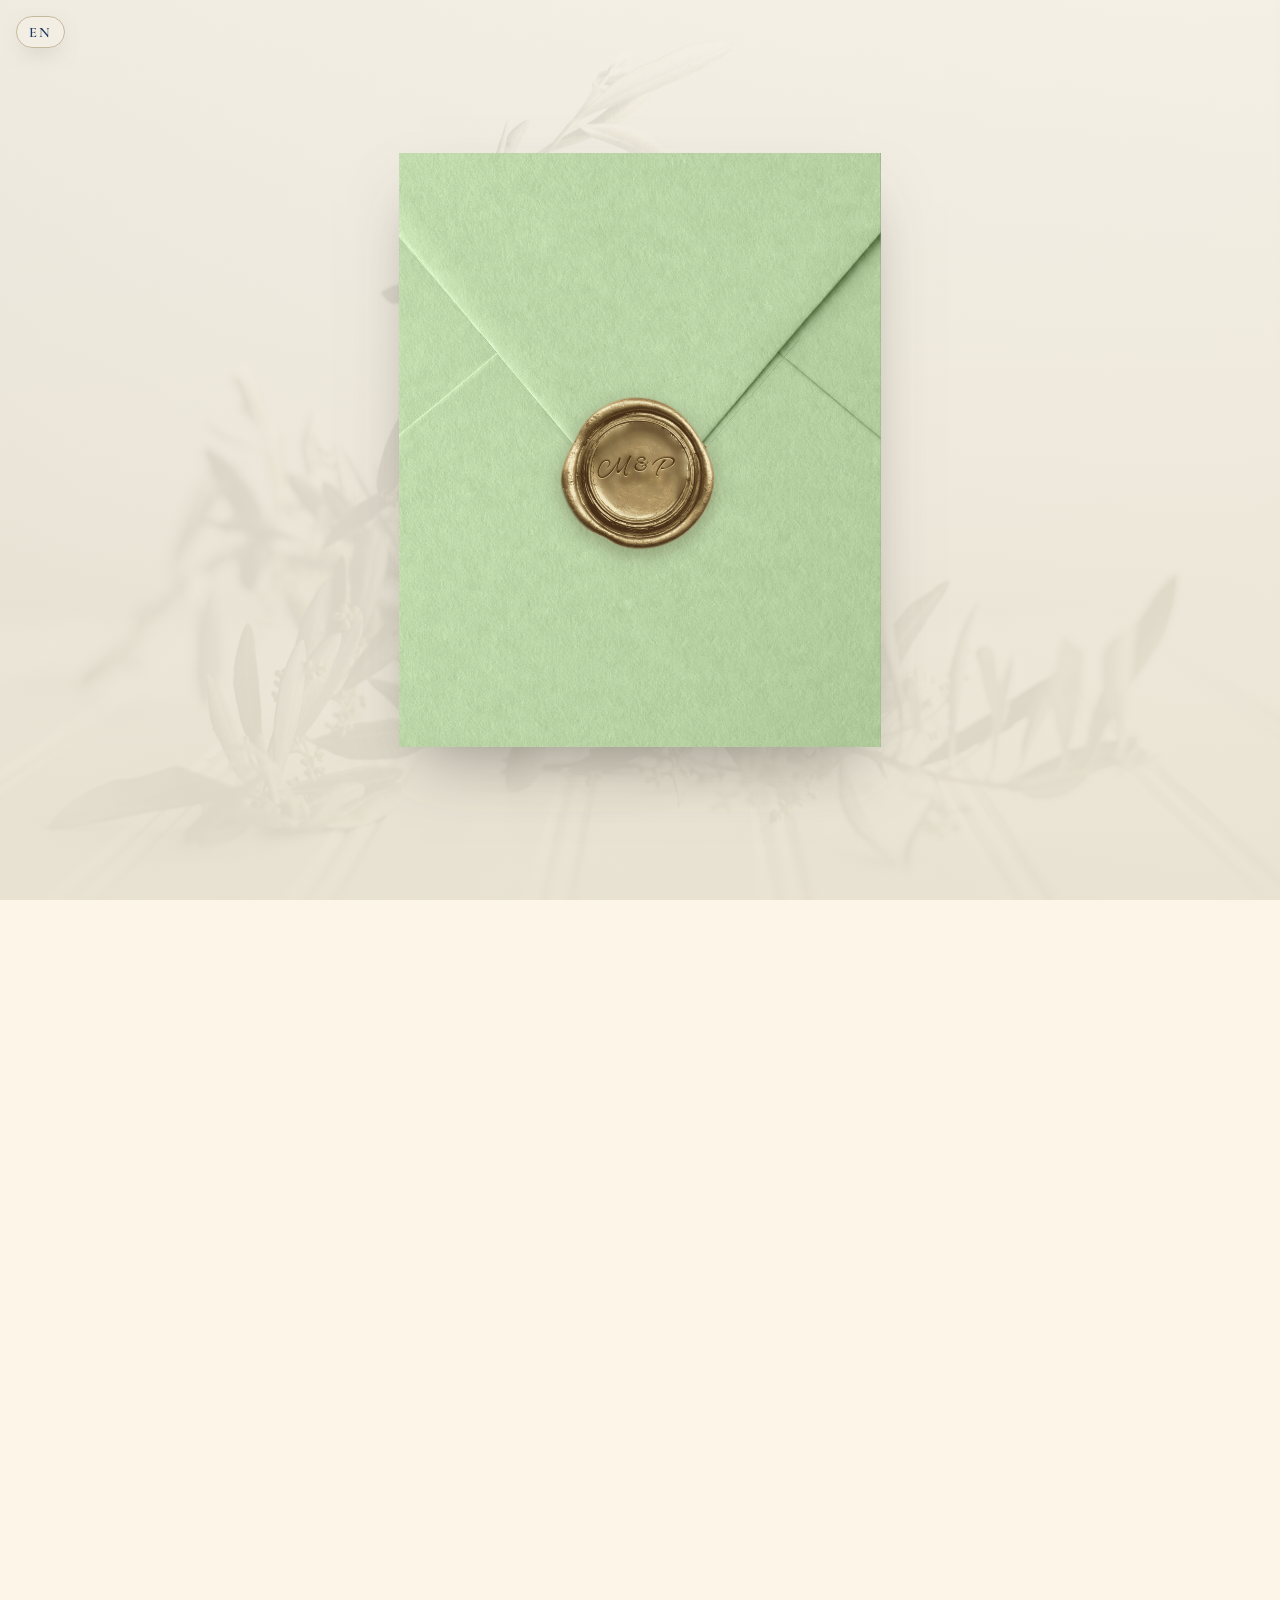
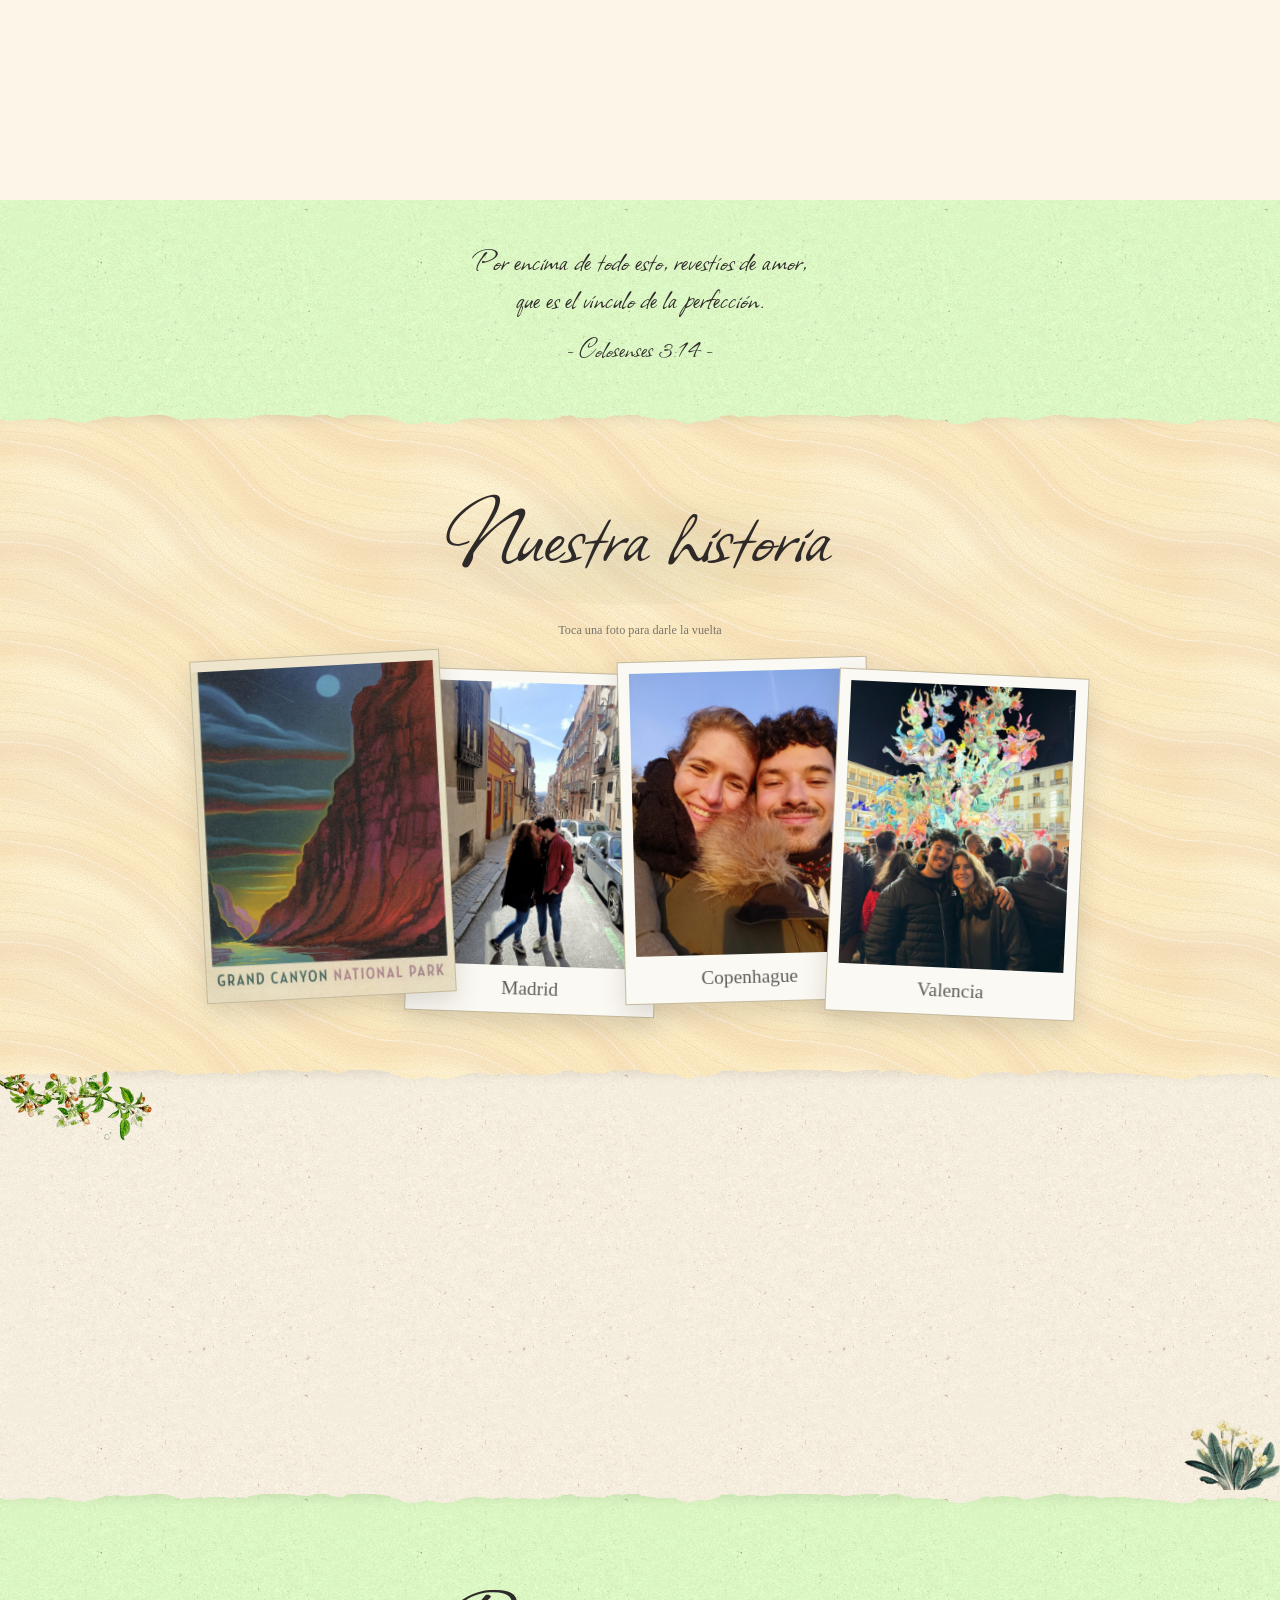
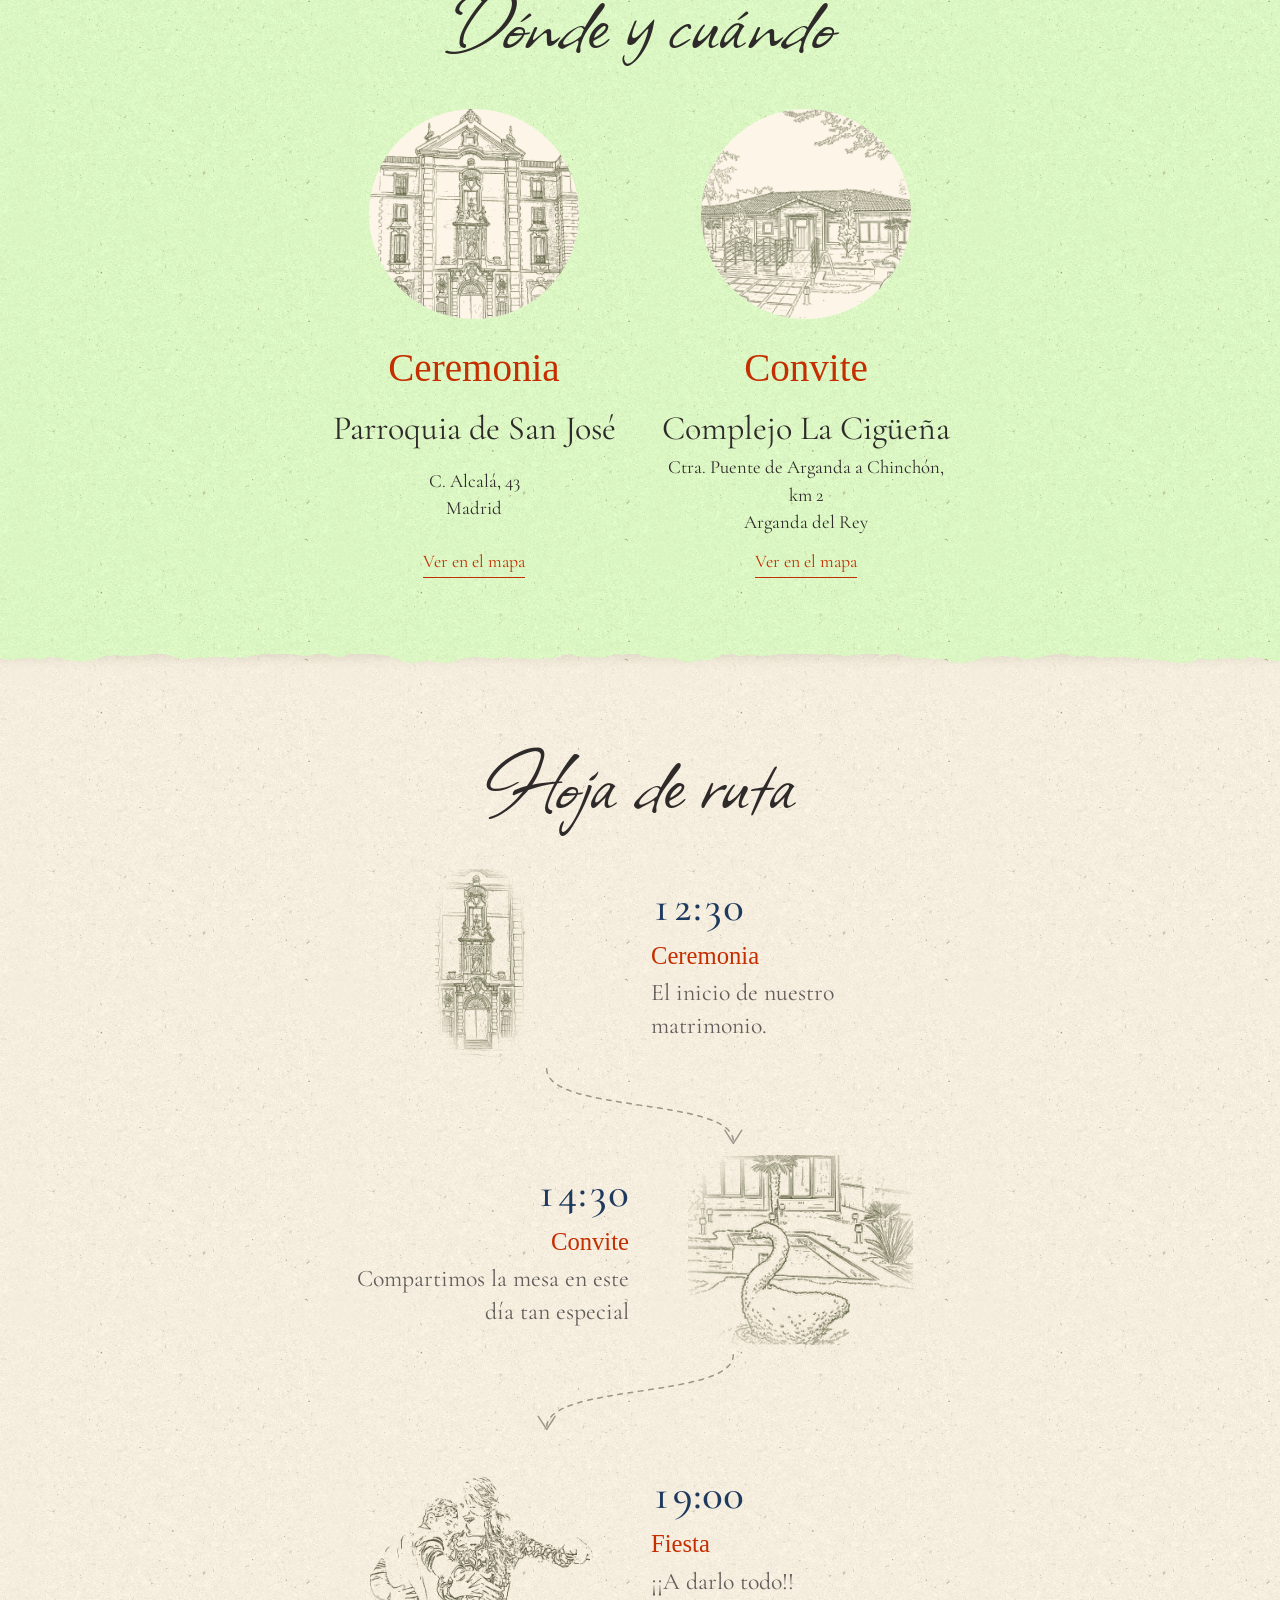
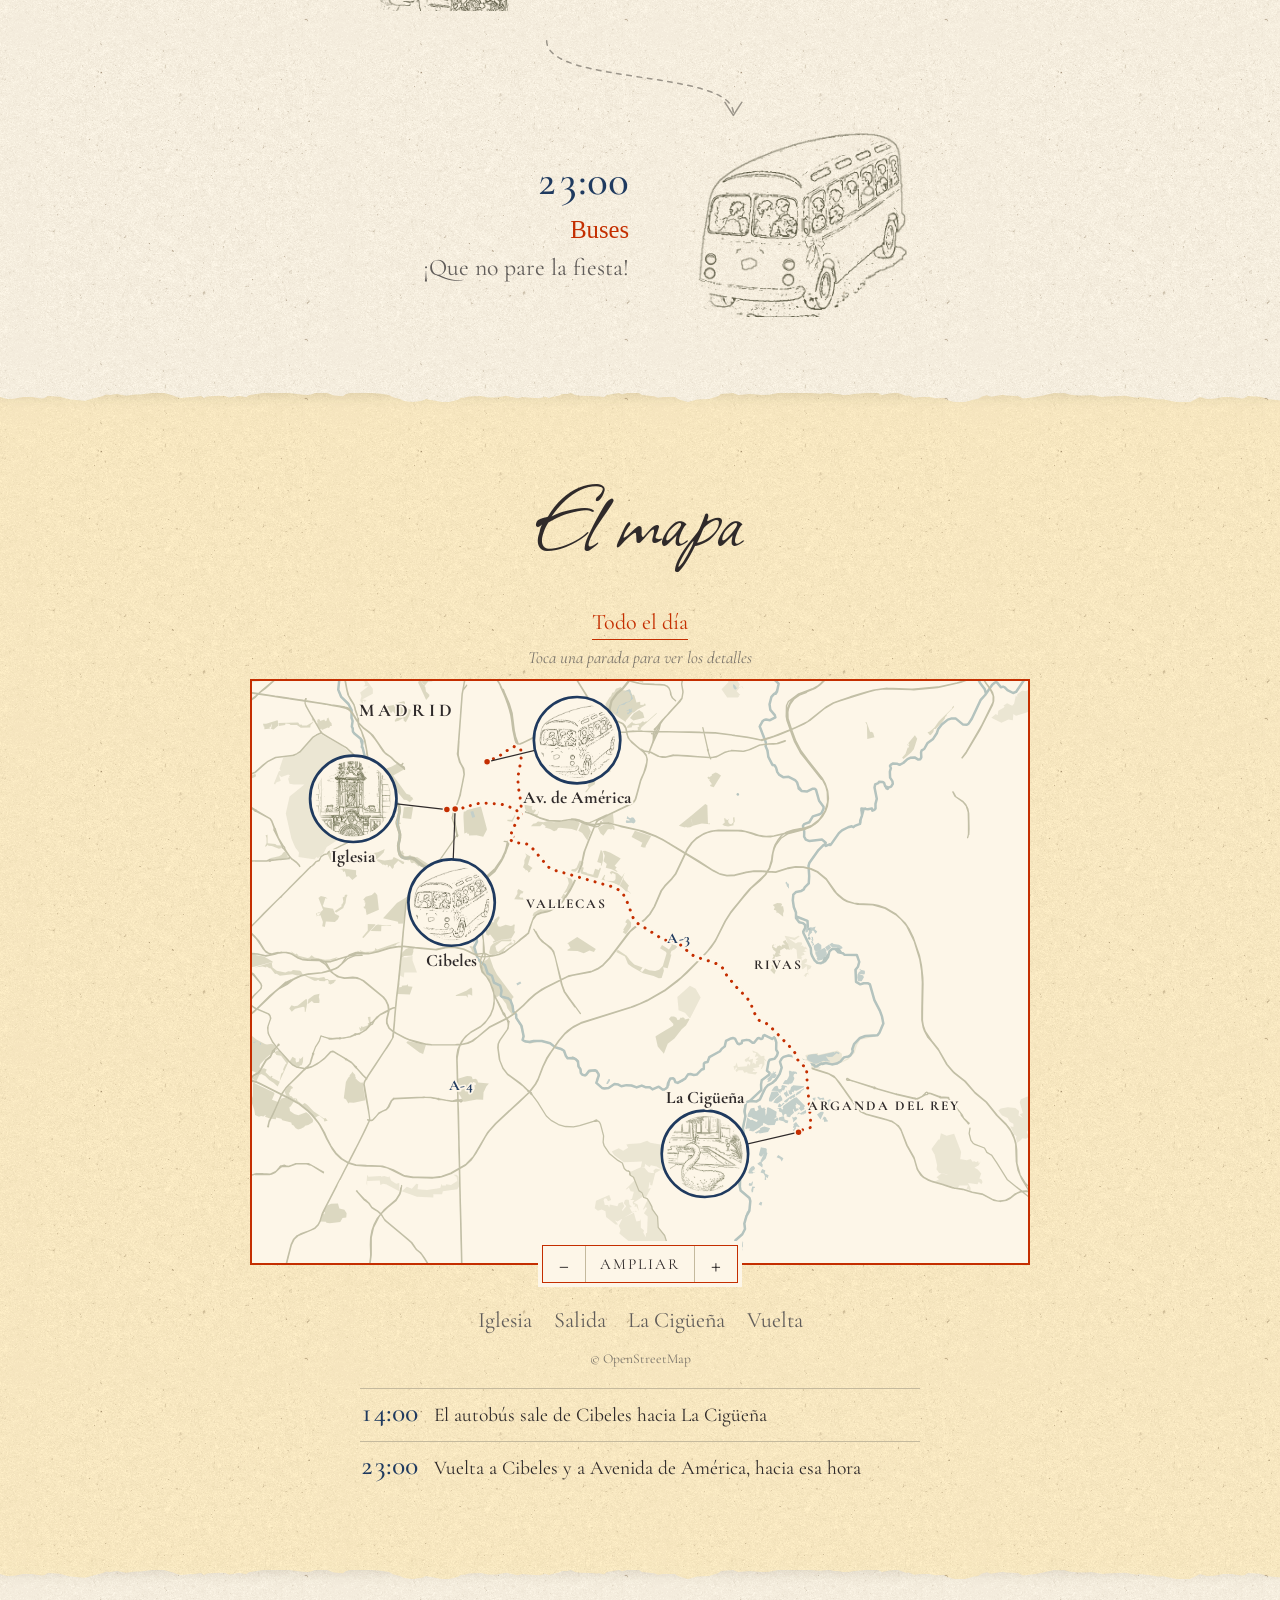
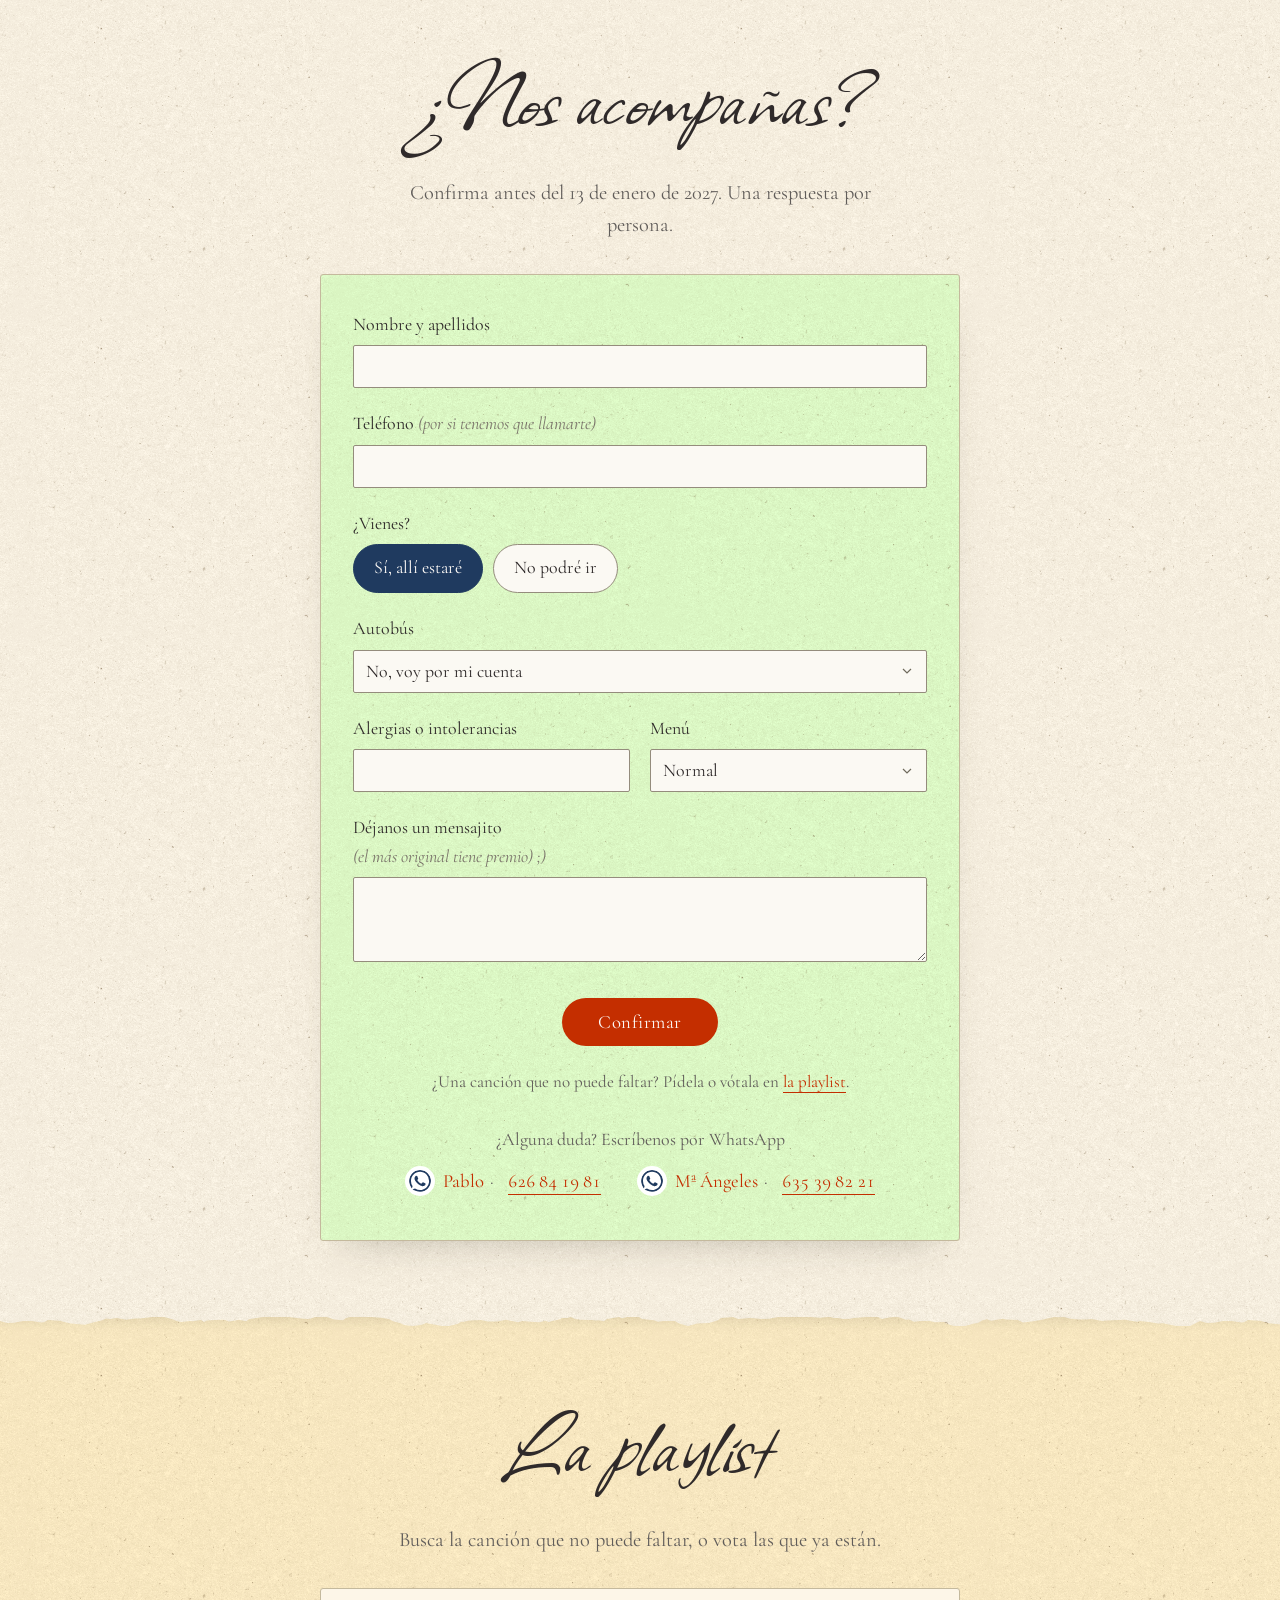
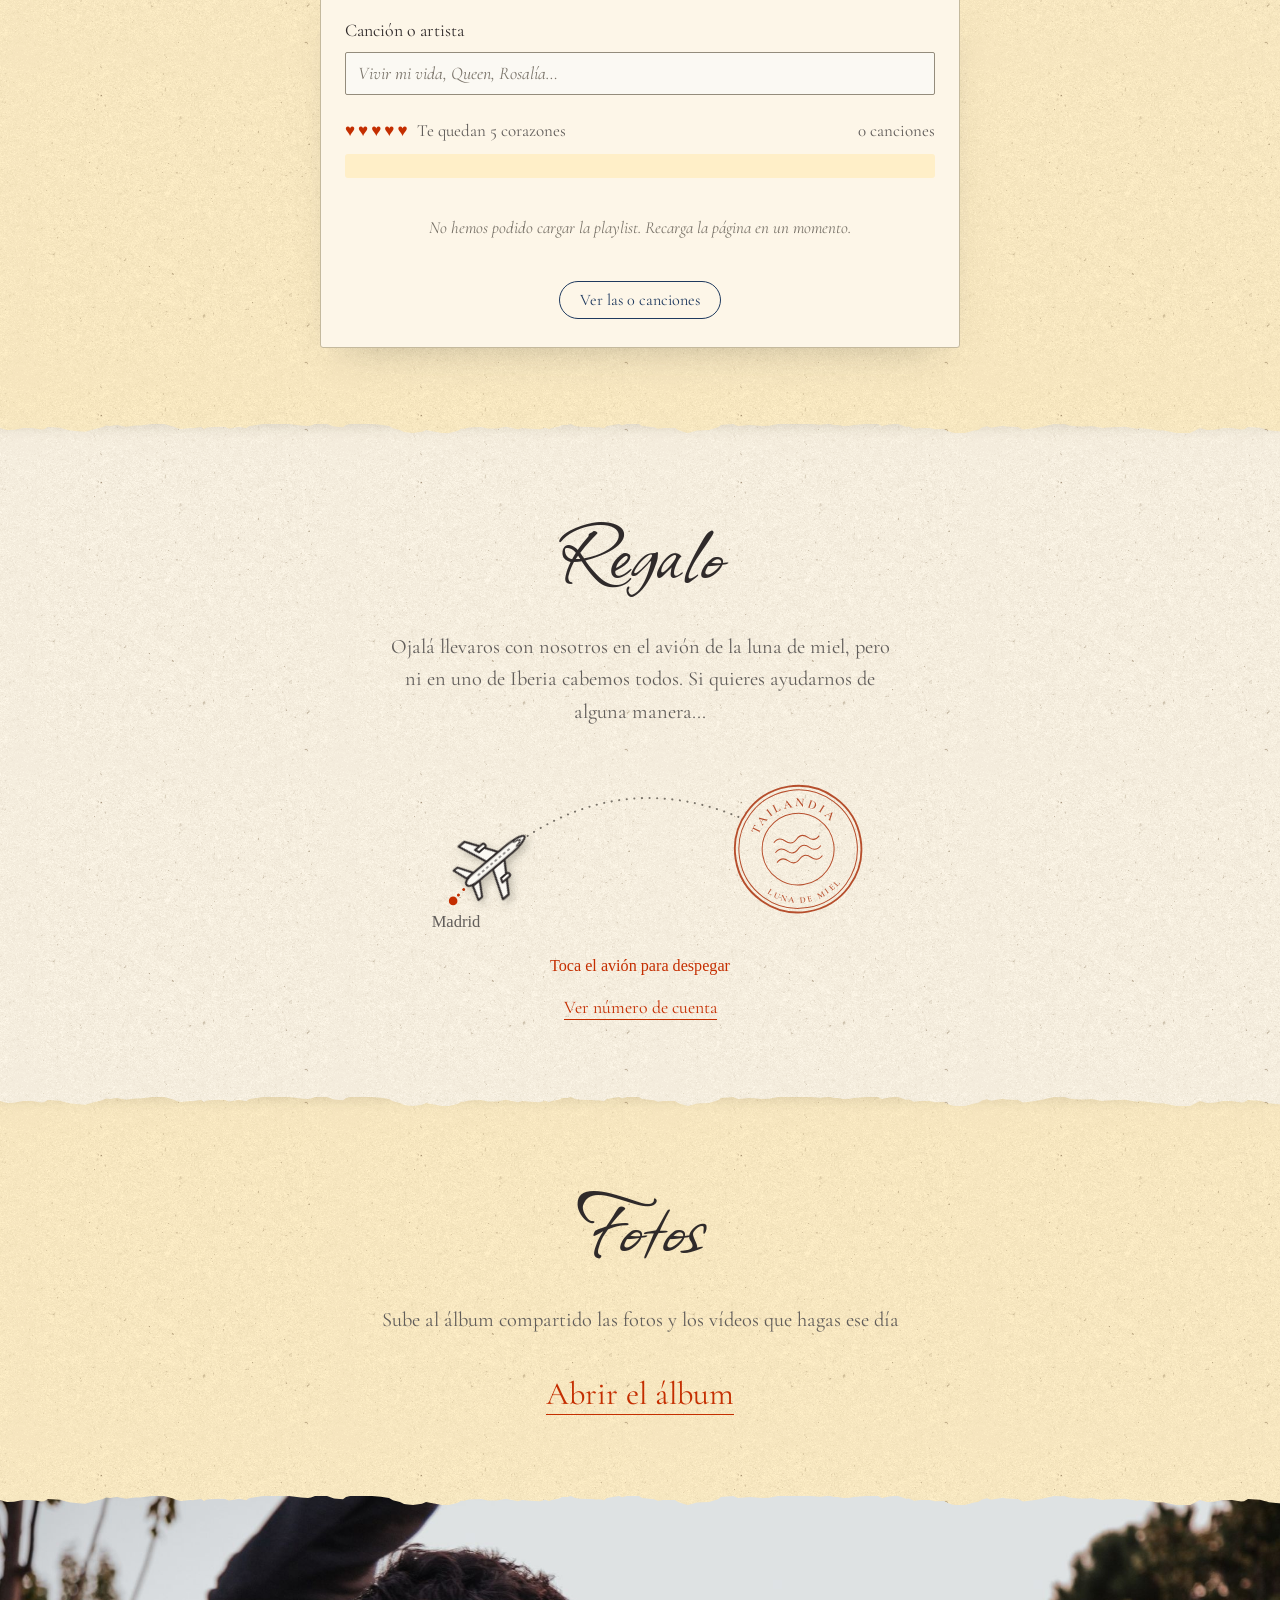
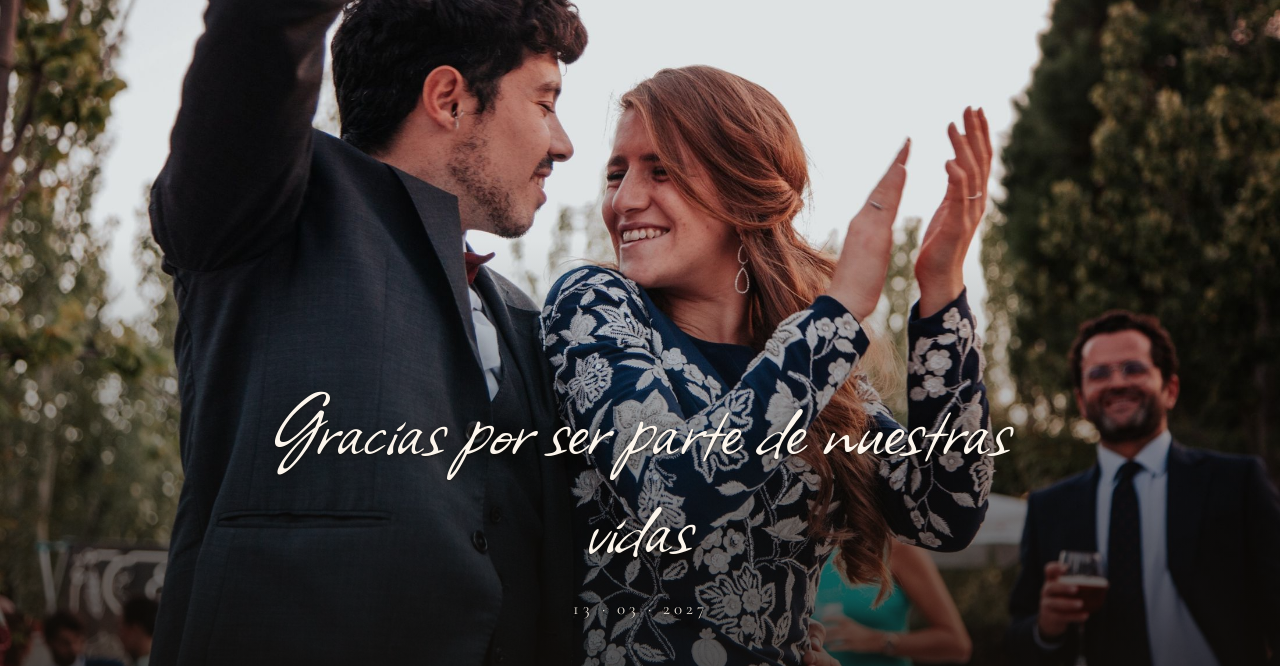
<file: index.html>
<!DOCTYPE html>
<html lang="es">
<head>
  <meta charset="UTF-8">
  <meta name="viewport" content="width=device-width, initial-scale=1.0">
  <title>Mª Ángeles & Pablo | ¡Nos casamos!</title>
  <meta name="description" content="Invitación a la boda de Mª Ángeles y Pablo, 13 de marzo de 2027, Madrid.">

  <!-- Open Graph / Meta -->
  <meta property="og:title" content="Mª Ángeles & Pablo | Nos casamos">
  <meta property="og:description" content="13 de marzo de 2027, Madrid. Abre la invitación y confirma tu asistencia.">
  <meta property="og:type" content="website">
  <meta property="og:url" content="https://pabloati.github.io/Boda/">
  <meta property="og:image" content="https://pabloati.github.io/Boda/assets/og.jpg">
  <meta property="og:image:width" content="1200">
  <meta property="og:image:height" content="630">
  <meta property="og:image:alt" content="Sobre verde con sello de lacre dorado: Mª Ángeles & Pablo, 13 de marzo de 2027, Madrid">
  <meta name="twitter:card" content="summary_large_image">

  <!-- Google Fonts: Cormorant Garamond (text), Allison (script headings), Homemade Apple (handwritten notes) -->
  <link rel="preconnect" href="https://fonts.googleapis.com">
  <link rel="preconnect" href="https://fonts.gstatic.com" crossorigin>
  <link href="https://fonts.googleapis.com/css2?family=Cormorant+Garamond:ital,wght@0,400;0,500;0,600;0,700;1,400;1,500&family=Allison&family=Homemade+Apple&display=swap" rel="stylesheet">

  <!-- Tab icon: two gold rings. SVG for modern browsers, PNGs for the rest and for iOS home screens -->
  <link rel="icon" type="image/svg+xml" href="assets/favicon.svg">
  <link rel="icon" type="image/png" sizes="32x32" href="assets/favicon-32.png">
  <link rel="apple-touch-icon" sizes="180x180" href="assets/apple-touch-icon.png">

  <!-- Main Stylesheet. ?v= busts browser caches after each deploy: bump it whenever css/js change -->
  <link rel="stylesheet" href="css/styles.css?v=202611252255-3d60396">
  <link rel="stylesheet" href="css/editor.css?v=202611252255-3d60396">

  <!-- The envelope is the first thing on screen, so fetch its two images early -->
  <link rel="preload" as="image" href="assets/sobre.jpg?v=20261110v">
  <link rel="preload" as="image" href="assets/sello.png">
</head>
<body>
  <!--
    Photo credits (Unsplash licence, free to use), placeholders until the couple's own photos arrive:
    assets/hero-desktop.jpg   the couple's own photo (wide screens)
    assets/hero-mobile.jpg    the couple's own photo, Granada (phones)
    assets/eucalyptus.jpg     Iain Robertson    https://unsplash.com/photos/whLbVUIw7JE
    assets/olive.jpg          Sixteen Miles Out https://unsplash.com/photos/IVCI2rmcJE8
    assets/foto-envio.jpg     the couple's own photo (shown on the RSVP sending card)
    assets/flores/lirio-rosa.png  Lilium speciosum, M. A. Burnett, Plantae utiliores (1842-50), Biodiversity Heritage Library, CC BY 2.0 https://commons.wikimedia.org/wiki/File:BD_n197_w1150_(37940602742).jpg
    assets/flores/*.png (rest)  19th-century botanical plates, public domain (sources in docs/flores/README.md)
  -->

  <!-- Background audio: the couple's song, starts on the first tap (the seal) -->
  <audio id="wedding-audio" loop preload="auto">
    <source src="assets/Fuego_acustico.mp3" type="audio/mpeg">
  </audio>

  <!-- ======================================================== -->
  <!-- 1. ENVELOPE OPENING OVERLAY                               -->
  <!-- The envelope is a photo (assets/sobre.jpg, 9:16) sliced   -->
  <!-- into layers with clip-path so the top flap can rotate.    -->
  <!-- Geometry (percent of the 1440×1776 image): flap base y   -->
  <!-- 13.9%, flap tip (50%, 62.6%), side flaps meet at          -->
  <!-- (50%, 14%), side/flap edges cross at (20.3%, 33.7%) and   -->
  <!-- (80%, 34.3%); the right flap edge ends at (100%, 15.5%) so -->
  <!-- the flap's cast shadow lifts with it.                     -->
  <!-- seal centre (50%, 53.2%), image width 36%. sello.png has -->
  <!-- no fold slivers of its own; the photo's fold lines were  -->
  <!-- extended to meet the wax at this size (2026-11-03).      -->
  <!-- Opening: flap up, the envelope falls away, the card turns  -->
  <!-- over and its back (the hero) grows to fill the screen.     -->
  <!-- Timings live in openEnvelope() in js/script.js.            -->
  <!-- ======================================================== -->
  <div id="envelope-overlay" class="envelope-overlay" role="dialog" aria-modal="true" aria-label="Apertura de la invitación">
    <div class="envelope-scene">
    <div class="envelope-container" id="envelope-container">
      <div class="envelope-back" aria-hidden="true"></div>

      <div class="envelope-letter" id="envelope-letter">
        <div class="card-face card-front">
          <img src="assets/tarjeta.jpg" alt="Tarjeta de invitación de Mª Ángeles y Pablo" width="800" height="1200" decoding="async">
        </div>
        <!-- The back repeats the hero so the reveal lands on the page unchanged -->
        <div class="card-face card-back" aria-hidden="true">
          <div class="hero-veil">
            <div class="veil-sheet">
              <div class="card-back-content">
                <p class="hero-pretitle" data-i18n="hero.pretitle">Nos casamos</p>
                <p class="hero-title">Mª Ángeles <span class="nowrap">&amp; Pablo</span></p>
                <p class="hero-date" data-i18n="hero.date">Sábado, 13 de marzo de 2027</p>
                <p class="hero-location">Madrid</p>
                <span class="scroll-indicator"><span data-i18n="hero.scroll">Desliza</span><span class="chevron"></span></span>
              </div>
            </div>
            <svg class="veil-line" viewBox="0 0 400 40" preserveAspectRatio="none" aria-hidden="true" focusable="false"><path d="M0 26C80 34 140 6 200 6C260 6 320 30 400 22"/></svg>
          </div>
        </div>
      </div>

      <div class="envelope-front" aria-hidden="true"></div>
      <div class="envelope-side envelope-side-left" aria-hidden="true"></div>
      <div class="envelope-side envelope-side-right" aria-hidden="true"></div>
      <div class="envelope-flap-top" id="envelope-flap" aria-hidden="true"></div>

      <button type="button" class="wax-seal" id="wax-seal" aria-label="Abrir la invitación" data-i18n-aria="env.sealAria">
        <span class="wax-monogram" aria-hidden="true">M &amp; P</span>
      </button>
    </div>
    </div>
  </div>

  <!-- Language toggle: shows the language you can switch TO -->
  <button type="button" id="lang-toggle" class="lang-toggle" aria-label="Cambiar a inglés">EN</button>

  <!-- RSVP progress card: covers the page while a reply is sent, then shows the
       result. Filled and shown by js/script.js section 7.
       Photo slot: drop a square photo at assets/foto-envio.jpg (about 800x800).
       While the file is missing a dashed placeholder shows instead. -->
  <div id="rsvp-modal" class="rsvp-modal" role="dialog" aria-modal="true" aria-labelledby="rsvp-modal-title" hidden>
    <div class="rsvp-modal-card">
      <div class="rsvp-modal-photo">
        <img src="assets/foto-envio.jpg?v=20261120a" alt="" onerror="this.parentNode.classList.add('is-empty'); this.remove()">
      </div>
      <p id="rsvp-modal-title" class="rsvp-modal-title"></p>
      <div id="rsvp-modal-text" class="rsvp-modal-text" aria-live="polite"></div>
      <button type="button" id="rsvp-modal-close" class="btn-primary rsvp-modal-close" data-i18n="rsvp.close" hidden>Cerrar</button>
    </div>
  </div>

  <!-- Floating music toggle -->
  <aside class="floating-controls" aria-label="Controles de la página">
    <button id="btn-top" class="float-btn btn-top" aria-label="Volver arriba" data-i18n-aria="top.aria">
      <span class="chevron up" aria-hidden="true"></span>
    </button>
    <button id="btn-music-toggle" class="float-btn music-btn" aria-label="Reproducir o pausar la música" data-i18n-aria="music.aria" title="Música">
      <i id="music-icon" class="fa-solid fa-volume-xmark" aria-hidden="true"></i>
      <span class="music-wave" aria-hidden="true">
        <span></span><span></span><span></span>
      </span>
    </button>
  </aside>

  <!-- ======================================================== -->
  <!-- 2. MAIN SITE                                              -->
  <!-- ======================================================== -->
  <main id="main-content" class="main-content">

    <!-- HERO -->
    <!-- Veiled hero: the stage stays pinned while the page scrolls past the
         section's extra height; the veil (names and date) slides up off the
         photo as you scroll (js/script.js, section 11). The card back in the
         envelope repeats this view, scaled by --s. -->
    <header class="hero-section" id="hero">
      <div class="hero-stage">
        <picture class="hero-photo" aria-hidden="true">
          <source media="(max-width: 768px), (orientation: portrait)" srcset="assets/hero-mobile.jpg?v=20261120a">
          <img src="assets/hero-desktop.jpg" alt="" loading="eager" decoding="async">
        </picture>

        <div class="hero-veil" id="hero-veil">
          <div class="veil-sheet">
          <div class="hero-content">
            <p class="hero-pretitle" data-i18n="hero.pretitle">Nos casamos</p>
            <h1 class="hero-title">Mª Ángeles <span class="nowrap">&amp; Pablo</span></h1>
            <p class="hero-date" data-i18n="hero.date">Sábado, 13 de marzo de 2027</p>
            <p class="hero-location">Madrid</p>

            <a href="#intro" class="scroll-indicator" aria-label="Desliza para seguir leyendo" data-i18n-aria="hero.scrollAria">
              <span data-i18n="hero.scroll">Desliza</span>
              <span class="chevron" aria-hidden="true"></span>
            </a>
          </div>
          </div>
          <svg class="veil-line" viewBox="0 0 400 40" preserveAspectRatio="none" aria-hidden="true" focusable="false"><path d="M0 26C80 34 140 6 200 6C260 6 320 30 400 22"/></svg>
        </div>
      </div>
    </header>

    <!-- OUR STORY: a short welcome and three prints, one per stage (Madrid, Copenhague, Valencia).
         Each print is a card with two faces: the photo (assets/historia-N.jpg, a dashed frame until
         the file exists) and, on the back, its text. A tap lifts it to the middle of the screen and
         turns it over (js/script.js, 10c). Then the countdown. -->
    <section class="historia" id="intro">
      <div class="container narrow">
        <div class="text-center">
          <h2 class="h-script" data-i18n="story.title">Nuestra historia</h2>
        </div>

        <!-- the hint, then the prints -->
        <p class="historia-hint reveal" data-i18n="story.hint">Toca una foto para darle la vuelta</p>

        <div class="historia-album reveal" id="historia-album">
          <!-- the postcard from the envelope (assets/tarjeta.jpg), on top: the four prints form a diamond -->
          <div class="hfoto">
            <div class="hfoto-card hfoto-card--postal" role="button" tabindex="0" aria-expanded="false" aria-label="La postal: dar la vuelta a la foto" data-i18n-aria="story.0.aria">
              <div class="hfoto-face hfoto-front" data-slot="tarjeta.jpg">
                <img src="assets/tarjeta.jpg" alt="" loading="lazy" onerror="this.parentNode.classList.add('is-empty'); this.remove()">
              </div>
              <div class="hfoto-face hfoto-back">
                <p class="hfoto-city" data-i18n="story.0.cap">La postal</p>
                <p class="hfoto-text" data-i18n="story.0.text">En esta postal Pablo escribió las palabras con las que me pediría matrimonio el primer día que nos mudamos juntos.<br>Nos conocimos en Madrid hace 8-9 años. Fue gracias a una Asociación de divulgación científica internacional con gran interés en viajar, tener buenos amigos y experimentar los efectos del alcohol en el cuerpo de los jóvenes, entre otras cosas serias. Teníamos buenos gustos en común... solo nos quedó encontrarnos.<br>En cada evento, como imanes, siempre acabábamos al lado del otro.<br>Pablo se fue de Erasmus y la vida de ambos continuó por su camino hasta que...</p>
              </div>
            </div>
          </div>
          <div class="hfoto">
            <div class="hfoto-card" role="button" tabindex="0" aria-expanded="false" aria-label="Madrid: dar la vuelta a la foto" data-i18n-aria="story.1.aria">
              <div class="hfoto-face hfoto-front" data-slot="historia-1.jpg">
                <img src="assets/historia-1.jpg?v=20261120a" alt="" loading="lazy" onerror="this.parentNode.classList.add('is-empty'); this.remove()">
                <p class="hfoto-cap"><span data-i18n="story.1.cap">Madrid</span></p>
              </div>
              <div class="hfoto-face hfoto-back">
                <p class="hfoto-city" data-i18n="story.1.cap">Madrid</p>
                <p class="hfoto-text" data-i18n="story.1.text">Todo resurgió con un mensaje de Pablo. Esta vez por Insta, no en una postal. "Hola, qué tal?". Tuvimos una cita en Avda. de América. Mª Ángeles saliendo de prácticas del máster. Pablo con su TFG. Mascarillas por el COVID... Lo que en principio iba a ser una cita corta por el toque de queda, terminó en muchas noches llegando tarde por quedar y vernos. Tan claro lo teníamos, que en un mes empezamos ya a ser novios. #AntiModernes</p>
              </div>
            </div>
          </div>
          <div class="hfoto">
            <div class="hfoto-card" role="button" tabindex="0" aria-expanded="false" aria-label="Copenhague: dar la vuelta a la foto" data-i18n-aria="story.2.aria">
              <div class="hfoto-face hfoto-front" data-slot="historia-2.jpg">
                <img src="assets/historia-2.jpg?v=20261120a" alt="" loading="lazy" onerror="this.parentNode.classList.add('is-empty'); this.remove()">
                <p class="hfoto-cap"><span data-i18n="story.2.cap">Copenhague</span></p>
              </div>
              <div class="hfoto-face hfoto-back">
                <p class="hfoto-city" data-i18n="story.2.cap">Copenhague</p>
                <p class="hfoto-text" data-i18n="story.2.text">Pablo se fue a hacer un máster en Cophenague que luego se alargó por trabajo. Fueron casi 4 años de amor, aviones, viajes, cariño, complicidad y fuerza de voluntad. Sabiendo que merecía la pena cada esfuerzo. <br>Gracias a todas las personas que nos habéis acompañado en esos años y a Pablo padre, que procuró que gracias a Iberia no fuésemos dos estudiantes en la ruina con tanto viaje.</p>
              </div>
            </div>
          </div>
          <div class="hfoto">
            <div class="hfoto-card" role="button" tabindex="0" aria-expanded="false" aria-label="Valencia: dar la vuelta a la foto" data-i18n-aria="story.3.aria">
              <div class="hfoto-face hfoto-front" data-slot="historia-3.jpg">
                <img src="assets/historia-3.jpg?v=20261120a" alt="" loading="lazy" onerror="this.parentNode.classList.add('is-empty'); this.remove()">
                <p class="hfoto-cap"><span data-i18n="story.3.cap">Valencia</span></p>
              </div>
              <div class="hfoto-face hfoto-back">
                <p class="hfoto-city" data-i18n="story.3.cap">Valencia</p>
                <p class="hfoto-text" data-i18n="story.3.text">Siempre habíamos querido vivir junto al mar, como buenos Madrileños. Cuando a Pablo le salió la oportunidad de volver a España pero en Valencia, nos pareció un avance. Durante un año, nos convertimos en Cowboys de la A3, todos los fines de semana para arriba y para abajo. Pero después de los aviones, el tren o el coche no parecían tanto. Al cabo de un año, Mª Ángeles decidió venirse, sin esperarse la sorpresa que Valencia tenía preparada para ella...</p>
              </div>
            </div>
          </div>
        </div>
      </div>
    </section>

    <!-- COUNTDOWN -->
    <section class="section band-sage countdown-section" id="countdown">
      <div class="container narrow text-center">
        <h2 class="h-script" data-i18n="countdown.title">Faltan  pocos días</h2>

        <div class="countdown-grid" id="countdown-clock" data-target-date="2027-03-13T12:30:00">
          <div class="countdown-item">
            <span class="countdown-number" id="days">00</span>
            <span class="countdown-label" data-i18n="countdown.days">días</span>
          </div>
          <div class="countdown-item">
            <span class="countdown-number" id="hours">00</span>
            <span class="countdown-label" data-i18n="countdown.hours">horas</span>
          </div>
          <div class="countdown-item">
            <span class="countdown-number" id="minutes">00</span>
            <span class="countdown-label" data-i18n="countdown.min">min</span>
          </div>
          <div class="countdown-item">
            <span class="countdown-number" id="seconds">00</span>
            <span class="countdown-label" data-i18n="countdown.sec">seg</span>
          </div>
        </div>

        <button id="btn-add-calendar" class="link-button" data-i18n="countdown.calendar">Añadir al calendario</button>
      </div>
    </section>

    <!-- WHERE & WHEN -->
    <section class="section band-paper locations-section" id="locations">
      <div class="container narrow text-center">
        <h2 class="h-script" data-i18n="loc.title">Dónde y cuándo</h2>

        <div class="locations-grid">
          <article class="location">
            <!-- Drawing of the church: drop the file in assets/ with this name and it appears -->
            <img class="location-art" src="assets/dibujo-iglesia.png?v=20261105b" alt="" onerror="this.remove()">
            <p class="hand-label" data-i18n="loc.ceremony">Ceremonia</p>
            <h3 class="location-name">Parroquia de <span class="nowrap">San José</span></h3>
            <p class="location-address">C. Alcalá, 43<br>Madrid</p>
            <a href="https://share.google/moPjthgGraOJOiUeF" target="_blank" rel="noopener noreferrer" class="text-link" data-i18n="loc.map">Ver en el mapa</a>
          </article>

          <article class="location">
            <img class="location-art location-art-cover" src="assets/dibujo-convite.png?v=20261105b" alt="" onerror="this.remove()">
            <p class="hand-label" data-i18n="loc.reception">Convite</p>
            <h3 class="location-name">Complejo <span class="nowrap">La Cigüeña</span></h3>
            <p class="location-address">Ctra. Puente de Arganda a Chinchón, km&nbsp;2<br>Arganda del Rey</p>
            <a href="https://share.google/xqutfRoSoisIk9tlh" target="_blank" rel="noopener noreferrer" class="text-link" data-i18n="loc.map">Ver en el mapa</a>
          </article>
        </div>
      </div>
    </section>

    <!-- TIMELINE -->
    <section class="section timeline-section" id="timeline">
      <div class="container">
        <h2 class="h-script text-center" data-i18n="tl.title">Hoja de ruta</h2>

        <!-- The day as a little route: stops alternate sides, a dashed path with
             an arrow runs from each drawing to the next. Drawings are
             assets/ruta-<stop>.png in the style of the venue sketches; a stop
             whose file is missing shows an empty frame (data-slot names it). -->
        <ol class="ruta">
          <li class="ruta-stop">
            <div class="ruta-art" data-slot="ruta-ceremonia.png">
              <img src="assets/ruta-ceremonia.png" alt="" loading="lazy" onerror="this.parentNode.classList.add('is-empty'); this.remove()">
            </div>
            <div class="ruta-text">
              <span class="ruta-time">12:30</span>
              <h3 class="ruta-title" data-i18n="tl.1.title">Ceremonia</h3>
              <p class="ruta-desc" data-i18n="tl.1.desc">El inicio de nuestro matrimonio.</p>
            </div>
          </li>
          <li class="ruta-stop">
            <div class="ruta-art" data-slot="ruta-convite.png">
              <img src="assets/ruta-convite.png" alt="" loading="lazy" onerror="this.parentNode.classList.add('is-empty'); this.remove()">
            </div>
            <div class="ruta-text">
              <span class="ruta-time">14:30</span>
              <h3 class="ruta-title" data-i18n="tl.2.title">Convite</h3>
              <p class="ruta-desc" data-i18n="tl.2.desc">Compartimos la mesa en este día tan especial</p>
            </div>
          </li>
          <li class="ruta-stop">
            <div class="ruta-art" data-slot="ruta-fiesta.png">
              <img src="assets/ruta-fiesta.png" alt="" loading="lazy" onerror="this.parentNode.classList.add('is-empty'); this.remove()">
            </div>
            <div class="ruta-text">
              <span class="ruta-time">19:00</span>
              <h3 class="ruta-title" data-i18n="tl.3.title">Fiesta</h3>
              <p class="ruta-desc" data-i18n="tl.3.desc">¡¡A darlo todo!!</p>
            </div>
          </li>
          <li class="ruta-stop">
            <div class="ruta-art" data-slot="ruta-buses.png">
              <img src="assets/ruta-buses.png" alt="" loading="lazy" onerror="this.parentNode.classList.add('is-empty'); this.remove()">
            </div>
            <div class="ruta-text">
              <span class="ruta-time">23:00</span>
              <h3 class="ruta-title" data-i18n="tl.4.title">Buses</h3>
              <p class="ruta-desc" data-i18n="tl.4.desc">¡Que no pare la fiesta!</p>
            </div>
          </li>
        </ol>
      </div>
    </section>

    <!-- BUS MAP: the church, the bus stops and the reception on a map that can be zoomed and
         dragged (js/mapa.js draws the stops on assets/mapa.svg, built by _dev/mapa_build.py).
         The two lines under it say the same without the map. -->
    <section class="section mapa-section" id="mapa">
      <div class="container">
        <h2 class="h-script text-center" data-i18n="map.title">El mapa</h2>
        <div class="mapa-shell">
          <!-- above the map: the whole-day view and the hint (js/mapa.js fills #mapa-hint) -->
          <div class="mapa-views mapa-views-top">
            <button type="button" class="link-button small is-on" data-mapa="todo" data-i18n="map.view.all">Todo el día</button>
          </div>
          <p class="mapa-hint" id="mapa-hint"></p>
          <div class="mapa-frame">
            <div class="mapa-canvas" id="mapa-canvas" data-src="assets/mapa.svg?v=20261120a"></div>
            <div class="mapa-plaque">
              <button type="button" class="mapa-tool" data-mapa="out" aria-label="Alejar" data-i18n-aria="map.out">&minus;</button>
              <button type="button" class="mapa-expand" id="mapa-expand" data-mapa="expand">Ampliar</button>
              <button type="button" class="mapa-tool" data-mapa="in" aria-label="Acercar" data-i18n-aria="map.in">+</button>
            </div>
          </div>
          <div class="mapa-views">
            <button type="button" class="link-button small" data-mapa="iglesia" data-i18n="map.view.church">Iglesia</button>
            <button type="button" class="link-button small" data-mapa="salida" data-i18n="map.view.start">Salida</button>
            <button type="button" class="link-button small" data-mapa="convite" data-i18n="map.view.venue">La Cigüeña</button>
            <button type="button" class="link-button small" data-mapa="vuelta" data-i18n="map.view.back">Vuelta</button>
          </div>
          <div class="mapa-card" id="mapa-card" aria-live="polite"></div>
          <a class="mapa-credit" href="https://www.openstreetmap.org/copyright" target="_blank" rel="noopener noreferrer">&copy; OpenStreetMap</a>
        </div>
        <ul class="mapa-buses">
          <li><span class="ruta-time">14:00</span><span data-i18n="map.busOut">El autobús sale de Cibeles hacia La Cigüeña</span></li>
          <li><span class="ruta-time">23:00</span><span data-i18n="map.busBack">Vuelta a Cibeles y a Avenida de América, hacia esa hora</span></li>
        </ul>
      </div>
    </section>

    <!-- RSVP -->
    <section class="section band-olive rsvp-section" id="rsvp">
      <div class="container narrow">
        <h2 class="h-script light text-center" data-i18n="rsvp.title">¿Nos acompañas?</h2>
        <p class="section-lead text-center" data-i18n="rsvp.lead">Confirma antes del 13 de enero de 2027. Una respuesta por persona.</p>

        <form id="rsvp-form" class="rsvp-form paper-panel" novalidate>
          <div class="form-group">
            <label for="guest-name" class="form-label" data-i18n="rsvp.name">Nombre y apellidos</label>
            <input type="text" id="guest-name" name="guestName" class="form-control" autocomplete="name" required>
          </div>

          <div class="form-group">
            <label for="guest-phone" class="form-label" data-i18n="rsvp.phone">Teléfono <span class="optional">(por si tenemos que llamarte)</span></label>
            <input type="tel" id="guest-phone" name="guestPhone" class="form-control" autocomplete="tel">
          </div>

          <fieldset class="form-group">
            <legend class="form-label" data-i18n="rsvp.coming">¿Vienes?</legend>
            <div class="choice-group">
              <label class="choice">
                <input type="radio" name="attendanceStatus" value="asistire" checked>
                <span data-i18n="rsvp.yes">Sí, allí estaré</span>
              </label>
              <label class="choice">
                <input type="radio" name="attendanceStatus" value="no_asistire">
                <span data-i18n="rsvp.no">No podré ir</span>
              </label>
            </div>
          </fieldset>

          <div id="rsvp-attendance-details" class="conditional-fields">
            <div class="form-row">
              <div class="form-group">
                <label for="guest-bus" class="form-label" data-i18n="rsvp.bus">Autobús</label>
                <select id="guest-bus" name="guestBus" class="form-control">
                  <option value="No, voy por mi cuenta" data-i18n="rsvp.busNo">No, voy por mi cuenta</option>
                  <option value="Si, necesito plaza en el autobus" data-i18n="rsvp.busYes">Sí, necesito plaza</option>
                </select>
              </div>

              <div class="form-group" id="bus-type-group" style="display:none;">
                <label for="guest-bus-type" class="form-label" data-i18n="rsvp.busType">¿Qué bus necesitas?</label>
                <select id="guest-bus-type" name="guestBusType" class="form-control">
                  <option value="Ida" data-i18n="rsvp.busThere">Ida</option>
                  <option value="Vuelta" data-i18n="rsvp.busBack">Vuelta</option>
                  <option value="Ida y vuelta" data-i18n="rsvp.busBoth">Ida y vuelta</option>
                </select>
                <p class="form-note"><a href="#mapa" class="text-link" data-i18n="rsvp.busMap">Ver de dónde sale el autobús</a></p>
              </div>
            </div>

            <!-- Shown only when the guest takes the return bus (Vuelta / Ida y vuelta). -->
            <fieldset class="form-group" id="return-stop-group" style="display:none;">
              <legend class="form-label" data-i18n="rsvp.returnStop">¿Dónde te dejamos a la vuelta?</legend>
              <div class="choice-group">
                <label class="choice">
                  <input type="radio" name="returnStop" value="Cibeles">
                  <span>Cibeles</span>
                </label>
                <label class="choice">
                  <input type="radio" name="returnStop" value="Avenida de América">
                  <span>Avenida de América</span>
                </label>
              </div>
            </fieldset>

            <div class="form-row">
              <div class="form-group">
                <label for="guest-diet" class="form-label" data-i18n="rsvp.diet">Alergias o intolerancias</label>
                <input type="text" id="guest-diet" name="guestDiet" class="form-control">
              </div>

              <div class="form-group">
                <label for="guest-menu" class="form-label" data-i18n="rsvp.menu">Menú</label>
                <select id="guest-menu" name="guestMenu" class="form-control">
                  <option value="Ninguno" data-i18n="rsvp.menuRegular">Normal</option>
                  <option value="Vegetariano" data-i18n="rsvp.menuVeg">Vegetariano</option>
                </select>
              </div>
            </div>
          </div>

          <div class="form-group">
            <label for="guest-message" class="form-label" data-i18n="rsvp.message">Déjanos un mensajito <span class="optional">(el más original tiene premio) ;)</span></label>
            <textarea id="guest-message" name="guestMessage" rows="3" class="form-control" maxlength="2000"></textarea>
          </div>

          <div aria-hidden="true" style="position:absolute;left:-9999px;top:auto;width:1px;height:1px;overflow:hidden;">
            <label for="guest-website">Web</label>
            <input type="text" id="guest-website" name="website" tabindex="-1" autocomplete="off">
          </div>

          <div class="form-actions">
            <button type="submit" id="btn-submit-direct" class="btn-primary" data-i18n="rsvp.submit">Confirmar</button>
          </div>

          <!-- after the button, so it does not take anyone away from the form before sending it -->
          <p id="rsvp-playlist-hint" class="form-note rsvp-playlist-hint" data-i18n="rsvp.playlistHint">¿Una canción que no puede faltar? Pídela o vótala en <a href="#playlist">la playlist</a>.</p>

          <!-- Contact for questions only (the form cannot be sent by WhatsApp).
               Links are built by js/script.js from whatsappContacts in js/rsvp-config.js. -->
          <div id="rsvp-contact" class="rsvp-contact" style="display:none;">
            <p class="rsvp-contact-label" data-i18n="rsvp.whatsapp">¿Alguna duda? Escríbenos por WhatsApp</p>
            <ul id="rsvp-contact-list" class="rsvp-contact-list"></ul>
          </div>

        </form>
      </div>
    </section>

    <!-- PLAYLIST (search + vote, see js/playlist.js) -->
    <section class="section band-paper playlist-section" id="playlist">
      <div class="container narrow">
        <h2 class="h-script text-center" data-i18n="pl.title">La playlist</h2>
        <p class="section-lead text-center" data-i18n="pl.lead">Busca la canción que no puede faltar, o vota las que ya están.</p>

        <div class="playlist-card paper-panel">
          <div class="playlist-search">
            <label for="playlist-search-input" class="form-label" data-i18n="pl.searchLabel">Canción o artista</label>
            <div class="playlist-search-box">
              <input type="search" id="playlist-search-input" class="form-control" placeholder="Vivir mi vida, Queen, Rosalía…" data-i18n-placeholder="pl.searchPlaceholder" autocomplete="off" aria-controls="playlist-results">
            </div>
            <div id="playlist-results" class="playlist-results" hidden></div>

            <form id="playlist-manual" class="playlist-manual" hidden>
              <p class="playlist-manual-title" data-i18n="pl.manualTitle">Añádela a mano</p>
              <div class="form-row">
                <div class="form-group">
                  <label for="manual-title" class="form-label" data-i18n="pl.song">Canción</label>
                  <input type="text" id="manual-title" class="form-control" maxlength="120" required>
                </div>
                <div class="form-group">
                  <label for="manual-artist" class="form-label" data-i18n="pl.artist">Artista</label>
                  <input type="text" id="manual-artist" class="form-control" maxlength="120" required>
                </div>
              </div>
              <div class="playlist-manual-actions">
                <button type="button" id="manual-cancel" class="btn-mini" data-i18n="pl.cancel">Cancelar</button>
                <button type="submit" class="btn-primary small" data-i18n="pl.addBtn">Añadir</button>
              </div>
            </form>
          </div>

          <div class="playlist-meta">
            <span id="playlist-hearts" class="playlist-hearts" aria-live="polite"></span>
            <span id="playlist-count" class="playlist-count"></span>
          </div>

          <div id="playlist-notice" class="playlist-notice" role="status" hidden></div>

          <ol id="playlist-ranking" class="playlist-ranking" aria-label="Ranking de canciones" data-i18n-aria="pl.rankingAria"></ol>
          <button type="button" id="playlist-more" class="playlist-more" hidden></button>
        </div>
      </div>
    </section>

    <!-- GIFTS -->
    <section class="section band-sage gifts-section" id="gifts">
      <div class="container narrow text-center">
        <h2 class="h-script" data-i18n="gifts.title">Regalo</h2>
        <p class="section-lead" data-i18n="gifts.lead">Ojalá llevaros con nosotros en el avión de la luna de miel, pero ni en uno de Iberia cabemos todos. Si quieres ayudarnos de alguna manera...</p>

        <!-- The flight to the honeymoon: the plane (tap or drag) follows the dotted route to the
             postmark and the boarding pass with the bank account appears. Without JavaScript
             the pass is simply there. Route geometry: viewBox 320 x 120, read by js/script.js (8b). -->
        <div class="vuelo" id="vuelo">
          <div class="vuelo-ruta" id="vuelo-ruta">
            <svg class="vuelo-svg" viewBox="0 0 320 120" aria-hidden="true" focusable="false">
              <defs>
                <!-- the plane flies to the centre of the postmark, but the dotted line stops at its rim -->
                <mask id="vuelo-fuera" maskUnits="userSpaceOnUse" x="0" y="-20" width="320" height="160">
                  <rect x="0" y="-20" width="320" height="160" fill="#fff"/>
                  <circle cx="270" cy="62" r="44.8" fill="#000"/>
                </mask>
                <mask id="vuelo-hecho" maskUnits="userSpaceOnUse" x="0" y="-20" width="320" height="160">
                  <path id="vuelo-mask" d="M30 98 Q140 -24 270 62" fill="none" stroke="#fff" stroke-width="8"/>
                </mask>
                <path id="sello-arco-1" d="M240.5 62 A29.5 29.5 0 0 1 299.5 62"/>
                <path id="sello-arco-2" d="M232.5 62 A37.5 37.5 0 0 0 307.5 62"/>
              </defs>
              <g mask="url(#vuelo-fuera)">
                <path class="vuelo-linea" id="vuelo-path" d="M30 98 Q140 -24 270 62"/>
                <path class="vuelo-linea is-done" d="M30 98 Q140 -24 270 62" mask="url(#vuelo-hecho)"/>
              </g>
              <circle class="vuelo-punto" cx="30" cy="98" r="3"/>
              <text class="vuelo-ciudad" x="32" y="116" text-anchor="middle" data-i18n="gifts.from">Madrid</text>
              <g class="vuelo-sello" id="vuelo-sello">
                <circle cx="270" cy="62" r="44"/>
                <circle cx="270" cy="62" r="41.2" class="fino"/>
                <circle cx="270" cy="62" r="25" class="fino"/>
                <text class="sello-texto"><textPath href="#sello-arco-1" startOffset="50%" text-anchor="middle" data-i18n="gifts.to">Tailandia</textPath></text>
                <text class="sello-texto sello-texto-2"><textPath href="#sello-arco-2" startOffset="50%" text-anchor="middle" data-i18n="gifts.trip">Luna de miel</textPath></text>
                <path class="fino" d="M254 55 q4 -4 8 0 t8 0 t8 0 t8 0 M254 62 q4 -4 8 0 t8 0 t8 0 t8 0 M254 69 q4 -4 8 0 t8 0 t8 0 t8 0"/>
              </g>
            </svg>
            <button type="button" class="vuelo-avion" id="vuelo-avion" aria-controls="embarque" aria-expanded="false" aria-label="Despegar hacia Tailandia para ver el número de cuenta" data-i18n-aria="gifts.planeAria">
              <svg viewBox="0 0 64 64" aria-hidden="true" focusable="false">
                <path d="M38 28.5 L24 7 L18.5 7 L27 28.5 Z M38 35.5 L24 57 L18.5 57 L27 35.5 Z"/>
                <path d="M14.5 28.5 L8 18 L4.5 18 L8 28.5 Z M14.5 35.5 L8 46 L4.5 46 L8 35.5 Z"/>
                <path d="M26 16.5 h6.5 a1.6 1.6 0 0 1 0 3.2 h-5.2 Z M26 47.5 h6.5 a1.6 1.6 0 0 0 0 -3.2 h-5.2 Z"/>
                <path d="M5 32 C5 29.6 9 28.5 15 28.5 L46 28.5 C53 28.5 60 30.4 60 32 C60 33.6 53 35.5 46 35.5 L15 35.5 C9 35.5 5 34.4 5 32 Z"/>
                <path class="fino" d="M16 32 H46" stroke-dasharray="1.4 2.6"/>
                <path class="fino" d="M51 30.2 q3.5 0.4 5 1.8 q-1.5 1.4 -5 1.8"/>
              </svg>
            </button>
          </div>
          <p class="hand-label vuelo-hint" data-i18n="gifts.hint">Toca el avión para despegar</p>

          <div class="embarque paper-panel" id="embarque">
            <div class="embarque-cuerpo">
              <p class="embarque-cabecera"><span data-i18n="gifts.pass">Tarjeta de embarque</span><span data-i18n="gifts.trip">Luna de miel</span></p>
              <p class="embarque-trayecto"><span data-i18n="gifts.from">Madrid</span><i aria-hidden="true"></i><span data-i18n="gifts.to">Tailandia</span></p>
              <dl class="embarque-datos">
                <div><dt data-i18n="gifts.passengers">Pasajeros</dt><dd>Pablo Atienza &amp; María de los Ángeles Quijano</dd></div>              </dl>
            </div>
            <div class="embarque-resguardo">
              <p class="embarque-etiqueta" data-i18n="gifts.account">Número de cuenta</p>
              <button type="button" id="btn-copy-iban" class="embarque-iban" aria-label="Copiar el IBAN" data-i18n-aria="gifts.copyAria">
                <span class="iban-code" id="iban-value">ES00 0000 0000 0000 0000 0000</span>
                <span class="embarque-copiar" id="copy-text" aria-live="polite" data-i18n="gifts.copy">Toca el número para copiarlo</span>
              </button>
              <div class="embarque-barras" aria-hidden="true"></div>
            </div>
          </div>

          <p class="vuelo-saltar"><button type="button" class="text-link" id="vuelo-saltar" data-i18n="gifts.showIban">Ver número de cuenta</button></p>
        </div>

      </div>
    </section>

    <!-- PHOTOS: the shared Google Photos album where guests upload their pictures.
         The link is the href below; js/script.js hides the section if it is ever emptied. -->
    <section class="section social-section" id="social">
      <div class="container narrow text-center">
        <h2 class="h-script" data-i18n="social.title">Fotos</h2>
        <p class="section-lead" data-i18n="social.lead">Sube al álbum compartido las fotos y los vídeos que hagas ese día</p>
        <a id="album-link" href="https://photos.app.goo.gl/EUdHNVVJzDn9KE3w5" target="_blank" rel="noopener noreferrer" class="text-link" data-i18n="social.album">Abrir el álbum</a>
      </div>
    </section>

    <!-- EXTRA 1 (added with the site editor) -->
    <section class="section extra-section" id="extra-1">
      <div class="container narrow text-center">
        <h2 class="h-script" data-i18n="extra1.title">Frase</h2>
        <p class="section-lead" data-i18n="extra1.text">Por encima de todo esto, revestíos de amor,<br>que es el vínculo de la perfección.<br><span class="frase-cita">- Colosenses 3:14 -</span></p>
      </div>
    </section>

    <!-- FOOTER -->
    <footer class="footer-section band-olive">
      <div class="container narrow text-center">
        <!-- The farewell: the couple's dance photo (the same as the desktop hero) fills the band,
             with the sentence and the date over its lower part. The postcard that was tried
             here is kept in docs/despedida-variante-postal.html. -->
        <img class="footer-photo" src="assets/hero-desktop.jpg" alt="" loading="lazy" decoding="async">
        <p class="footer-title h-script light" data-i18n="footer.title">Gracias por ser parte de nuestras vidas</p>
        <p class="footer-date">13 · 03 · 2027</p>
      </div>
    </footer>

  </main>

  <script src="js/i18n.js?v=202611252255-3d60396"></script>
  <script src="js/rsvp-config.js?v=202611252255-3d60396"></script>
  <script src="js/script.js?v=202611252255-3d60396"></script>
  <script src="js/playlist-config.js?v=202611252255-3d60396"></script>
  <script src="js/playlist.js?v=202611252255-3d60396"></script>
  <script src="js/mapa.js?v=202611252255-3d60396"></script>
  <script src="js/flores-layout.js?v=202611252255-3d60396"></script>
  <script src="js/flores.js?v=202611252255-3d60396"></script>
</body>
</html>
</file>
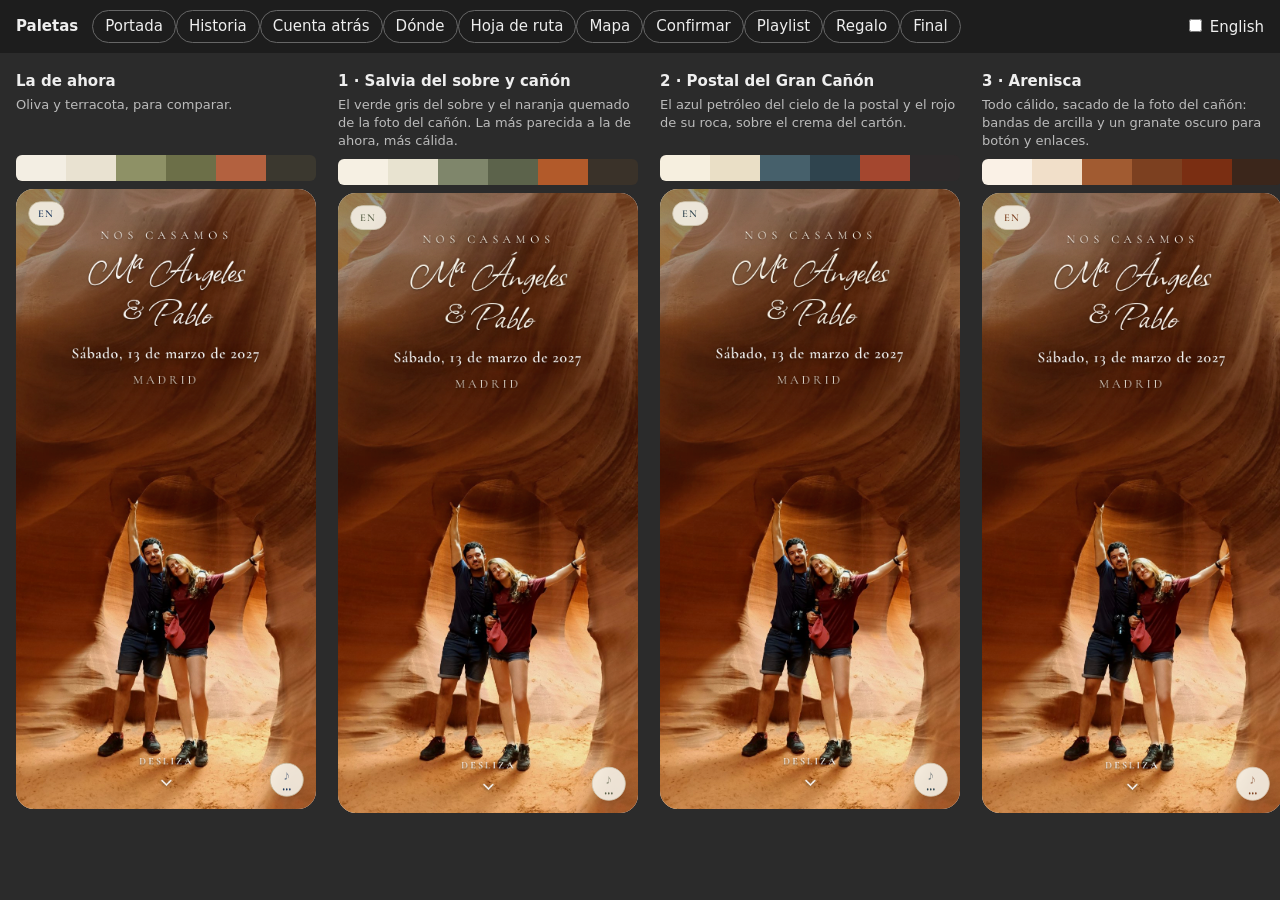
<file: _dev/paletas.html>
<!doctype html>
<html lang="es">
<head>
<meta charset="utf-8">
<meta name="viewport" content="width=device-width, initial-scale=1">
<title>Paletas · boda</title>
<!-- Palette trial: the real page in one phone frame per palette, side by side. Each frame gets the
     palette as CSS tokens on :root (nothing is saved). Palettes are the PALETTES list below, in the
     same six-colour form as the site editor's flower palettes (paper, alt, green, deep, lead, ink).
     Open it from a local server: python3 _dev/serve.py, then /_dev/paletas.html -->
<style>
  body { margin: 0; font: 15px/1.4 system-ui, sans-serif; background: #2b2b2b; color: #eee; }
  header { position: sticky; top: 0; z-index: 2; display: flex; flex-wrap: wrap; gap: 8px 14px; align-items: center; padding: 10px 16px; background: #1d1d1d; }
  header button { font: inherit; padding: 5px 12px; border-radius: 99px; border: 1px solid #666; background: none; color: #eee; cursor: pointer; }
  header button:hover { background: #444; }
  header label { margin-left: auto; }
  #row { display: flex; gap: 22px; padding: 18px 16px 40px; overflow-x: auto; align-items: flex-start; }
  .col { flex: none; }
  .col h2 { font-size: 15px; margin: 0 0 4px; }
  .col p { margin: 0 0 8px; font-size: 13px; color: #bbb; max-width: 300px; min-height: 3.9em; }
  .chips { display: flex; margin-bottom: 8px; border-radius: 6px; overflow: hidden; width: 300px; }
  .chips b { flex: 1; height: 26px; }
  .frame { width: 300px; height: 620px; overflow: hidden; border-radius: 18px; background: #fff; }
  .frame iframe { width: 390px; height: 806px; border: 0; transform: scale(.7692); transform-origin: 0 0; }
</style>
</head>
<body>
<header>
  <strong>Paletas</strong>
  <span id="jumps"></span>
  <label><input type="checkbox" id="en"> English</label>
</header>
<div id="row"></div>
<script>
(function () {
  'use strict';
  // paper = fondo, alt = secciones alternas, green = bandas, deep = banda oscura, lead = botón y enlaces, ink = texto
  const PALETTES = [
    { name: 'La de ahora', note: 'Oliva y terracota, para comparar.', c: null },
    { name: '1 · Salvia del sobre y cañón', note: 'El verde gris del sobre y el naranja quemado de la foto del cañón. La más parecida a la de ahora, más cálida.',
      c: { paper: '#f6f0e3', alt: '#e8e3d0', green: '#7f866b', deep: '#5c634b', lead: '#b25a2a', ink: '#3a3229' } },
    { name: '2 · Postal del Gran Cañón', note: 'El azul petróleo del cielo de la postal y el rojo de su roca, sobre el crema del cartón.',
      c: { paper: '#f6efdf', alt: '#eadfc6', green: '#46606b', deep: '#2f444e', lead: '#a4472f', ink: '#2e2a2b' } },
    { name: '3 · Arenisca', note: 'Todo cálido, sacado de la foto del cañón: bandas de arcilla y un granate oscuro para botón y enlaces.',
      c: { paper: '#faf1e6', alt: '#f1dfc9', green: '#a15b31', deep: '#7c4020', lead: '#7a2e12', ink: '#3b261b' } },
    { name: '4 · Marino y cobre', note: 'El azul marino del vestido de la foto del baile, con cobre para botón y enlaces.',
      c: { paper: '#f9f5ee', alt: '#ece4d8', green: '#2c3d55', deep: '#1c2940', lead: '#b5633a', ink: '#232a35' } },
    { name: '5 · Cielo de Copenhague', note: 'El azul claro del cielo de las fotos con el naranja del cañón: lo contrario del cálido, más ligera.',
      c: { paper: '#f7f4ee', alt: '#e3e8ee', green: '#6c83a3', deep: '#4a607f', lead: '#b55f33', ink: '#2c3340' } },
  ];
  const hex = h => [1, 3, 5].map(i => parseInt(h.slice(i, i + 2), 16));
  const toHex = c => '#' + c.map(v => Math.max(0, Math.min(255, Math.round(v))).toString(16).padStart(2, '0')).join('');
  const mix = (a, b, t) => toHex(hex(a).map((v, i) => v + (hex(b)[i] - v) * t));
  // same derivation as fromFlower() in _dev/editor-site.js
  function tokens(c) {
    return { paper: c.paper, 'paper-deep': c.alt, 'paper-line': mix(c.alt, c.ink, 0.12), olive: c.green, 'olive-deep': c.deep,
      'olive-soft': mix(c.green, c.paper, 0.55), terracotta: c.lead, 'terracotta-deep': mix(c.lead, '#000000', 0.2), ink: c.ink,
      'ink-soft': mix(c.ink, c.paper, 0.35), 'ink-faint': mix(c.ink, c.paper, 0.55), 'cream-text': mix(c.paper, '#ffffff', 0.3),
      'olive-wash': 'rgba(' + hex(c.green).join(', ') + ', 0.16)' };
  }
  const row = document.getElementById('row'), frames = [];
  PALETTES.forEach(function (p) {
    const col = document.createElement('div'); col.className = 'col';
    const t = p.c ? tokens(p.c) : null;
    const chips = p.c ? ['paper', 'alt', 'green', 'deep', 'lead', 'ink'].map(k => '<b style="background:' + p.c[k] + '" title="' + k + ' ' + p.c[k] + '"></b>').join('')
      : ['#f3eee3', '#e9e2d1', '#8e9166', '#6c6f48', '#b3613f', '#3b382f'].map(v => '<b style="background:' + v + '"></b>').join('');
    col.innerHTML = '<h2></h2><p></p><div class="chips">' + chips + '</div><div class="frame"><iframe loading="eager"></iframe></div>';
    col.querySelector('h2').textContent = p.name; col.querySelector('p').textContent = p.note;
    const f = col.querySelector('iframe');
    f.addEventListener('load', function () {
      const d = f.contentDocument; if (!d) return;
      const st = d.createElement('style');
      st.textContent = '#envelope-overlay{display:none!important}' + (t ? ':root{' + Object.keys(t).map(k => '--' + k + ':' + t[k]).join(';') + '}' : '');
      d.head.appendChild(st);
      d.body.classList.remove('envelope-closed', 'no-scroll');
      d.documentElement.style.overflow = 'auto'; d.body.style.overflow = 'visible';
    });
    f.src = '../index.html';
    frames.push(f); row.appendChild(col);
  });
  // jump every frame to the same section
  const jumps = document.getElementById('jumps');
  [['hero', 'Portada'], ['intro', 'Historia'], ['countdown', 'Cuenta atrás'], ['locations', 'Dónde'], ['timeline', 'Hoja de ruta'], ['mapa', 'Mapa'], ['rsvp', 'Confirmar'], ['playlist', 'Playlist'], ['gifts', 'Regalo'], ['footer', 'Final']].forEach(function (j) {
    const b = document.createElement('button'); b.textContent = j[1];
    b.onclick = function () {
      frames.forEach(function (f) {
        const d = f.contentDocument; if (!d) return;
        const el = j[0] === 'footer' ? d.querySelector('.footer-section') : d.getElementById(j[0]);
        if (el) f.contentWindow.scrollTo(0, el.getBoundingClientRect().top + f.contentWindow.scrollY - (j[0] === 'hero' ? 0 : 150));
      });
    };
    jumps.appendChild(b);
  });
  document.getElementById('en').onchange = function (e) {
    frames.forEach(function (f) { const w = f.contentWindow; if (w && w.I18N && w.I18N.set) w.I18N.set(e.target.checked ? 'en' : 'es'); });
  };
})();
</script>
</body>
</html>
</file>
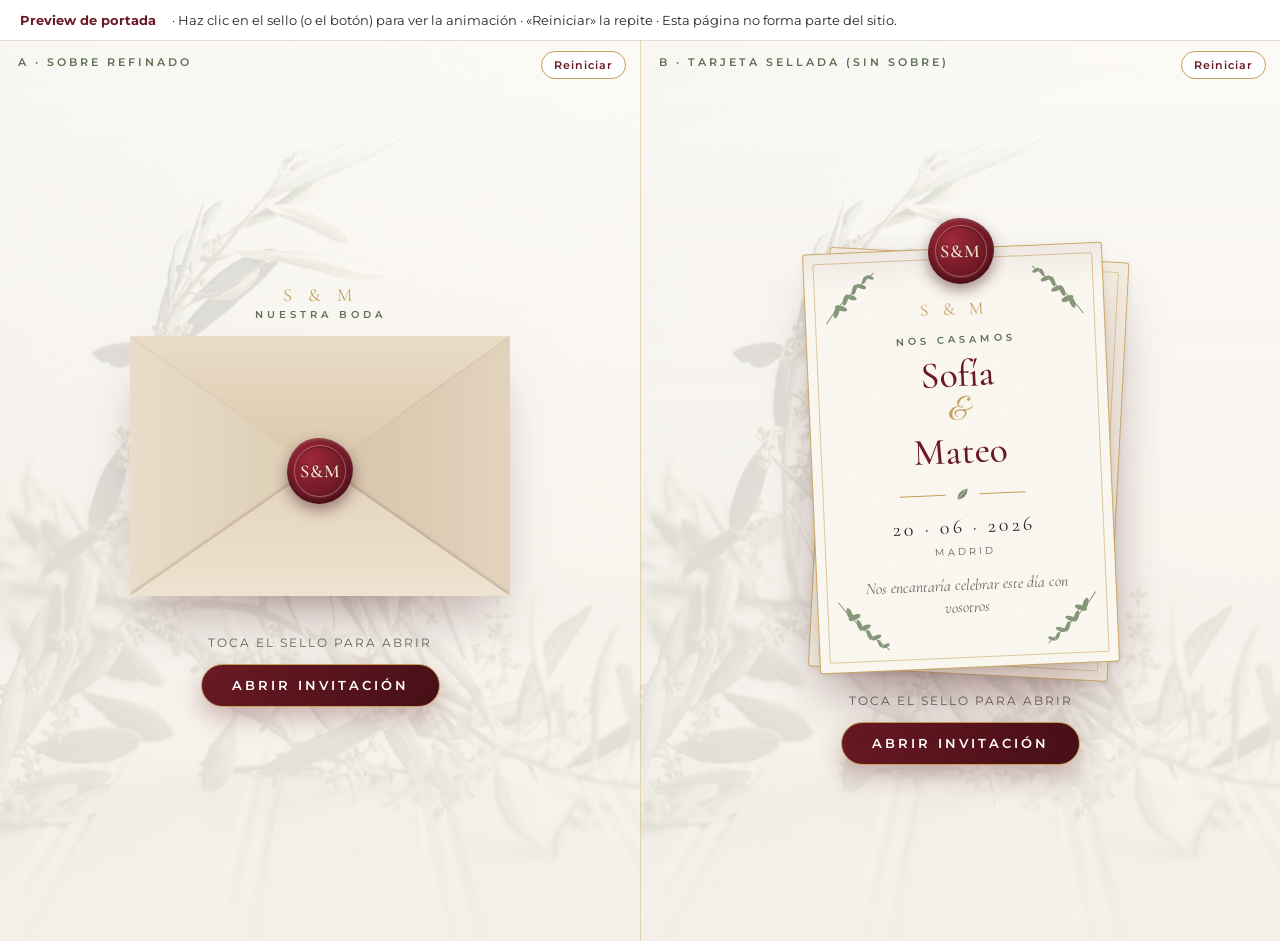
<file: docs/portada-variantes.html>
<!DOCTYPE html>
<html lang="es">
<head>
<meta charset="UTF-8">
<meta name="viewport" content="width=device-width, initial-scale=1.0">
<title>Preview: portada</title>
<link rel="preconnect" href="https://fonts.googleapis.com">
<link rel="preconnect" href="https://fonts.gstatic.com" crossorigin>
<link href="https://fonts.googleapis.com/css2?family=Cormorant+Garamond:ital,wght@0,300;0,400;0,500;0,600;1,400;1,500&family=Great+Vibes&family=Montserrat:wght@300;400;500;600&display=swap" rel="stylesheet">
<style>
:root {
  --burgundy: #6a1a24; --burgundy-dark: #460f17; --sage: #5e7153; --sage-light: #7a8d6e;
  --gold: #c5a059; --gold-light: #e2cb9d; --cream: #fdfaf4; --ink: #2b2523; --muted: #6b625e;
  --serif: 'Cormorant Garamond', Georgia, serif; --sans: 'Montserrat', sans-serif; --script: 'Great Vibes', cursive;
  --paper-noise: url("data:image/svg+xml;utf8,<svg xmlns='http://www.w3.org/2000/svg' width='180' height='180'><filter id='n'><feTurbulence type='fractalNoise' baseFrequency='.85' numOctaves='2' stitchTiles='stitch'/><feColorMatrix values='0 0 0 0 0.35 0 0 0 0 0.28 0 0 0 0 0.2 0 0 0 .07 0'/></filter><rect width='180' height='180' filter='url(%23n)'/></svg>");
}
* { box-sizing: border-box; margin: 0; padding: 0; }
body { font-family: var(--sans); color: var(--ink); background: #f3efe7; }
.bar { position: sticky; top: 0; z-index: 10; background: #fff; border-bottom: 1px solid #e5ddd0; padding: 12px 20px; font-size: 13px; display: flex; gap: 16px; align-items: center; flex-wrap: wrap; }
.bar strong { color: var(--burgundy); }
.grid { display: grid; grid-template-columns: 1fr 1fr; min-height: calc(100vh - 46px); }
@media (max-width: 900px) { .grid { grid-template-columns: 1fr; } }
.variant { position: relative; display: flex; flex-direction: column; align-items: center; justify-content: center; padding: 50px 20px; min-height: 100vh;
  background: linear-gradient(180deg, rgba(252,250,246,.84) 0%, rgba(245,240,231,.92) 100%), url('../assets/olive.jpg') center / cover no-repeat; overflow: hidden; }
.variant + .variant { border-left: 1px solid rgba(197,160,89,.35); }
.label { position: absolute; top: 14px; left: 18px; font-size: 11px; letter-spacing: 3px; text-transform: uppercase; color: var(--sage); font-weight: 600; }
.replay { position: absolute; top: 10px; right: 14px; font: 600 11px var(--sans); letter-spacing: 1px; background: #fff; border: 1px solid var(--gold); color: var(--burgundy); padding: 6px 12px; border-radius: 999px; cursor: pointer; }

/* ---------- Shared: the invitation card ---------- */
.card {
  position: relative; width: 300px; height: 420px; padding: 26px 22px;
  background: var(--cream); background-image: var(--paper-noise);
  border: 1px solid rgba(197,160,89,.9); border-radius: 3px;
  box-shadow: 0 30px 60px -20px rgba(70,15,23,.35), 0 2px 6px rgba(0,0,0,.06);
  display: flex; flex-direction: column; align-items: center; justify-content: center; text-align: center;
}
.card::before { content: ''; position: absolute; inset: 9px; border: 1px solid rgba(197,160,89,.55); border-radius: 2px; pointer-events: none; }
.card .sprig { position: absolute; width: 58px; height: 58px; opacity: .9; }
.card .sprig.tl { top: 16px; left: 16px; }
.card .sprig.tr { top: 16px; right: 16px; transform: scaleX(-1); }
.card .sprig.bl { bottom: 16px; left: 16px; transform: scaleY(-1); }
.card .sprig.br { bottom: 16px; right: 16px; transform: scale(-1); }
.card .mono { font-family: var(--serif); font-size: 1.1rem; letter-spacing: 5px; color: var(--gold); margin-bottom: 14px; }
.card .pre { font-size: .62rem; letter-spacing: 4px; text-transform: uppercase; color: var(--sage); font-weight: 600; margin-bottom: 10px; }
.card .names { font-family: var(--serif); font-size: 2.35rem; line-height: 1.05; font-weight: 500; color: var(--burgundy); }
.card .names em { font-family: var(--script); font-style: normal; font-weight: 400; font-size: 2rem; color: var(--gold); display: block; margin: 2px 0; }
.card .rule { display: flex; align-items: center; gap: 10px; margin: 16px 0 14px; color: var(--gold); }
.card .rule::before, .card .rule::after { content: ''; width: 46px; height: 1px; background: var(--gold); }
.card .rule svg { width: 14px; height: 14px; }
.card .date { font-family: var(--serif); font-size: 1.25rem; letter-spacing: 3px; color: var(--ink); }
.card .place { font-size: .62rem; letter-spacing: 3px; text-transform: uppercase; color: var(--muted); margin-top: 6px; }
.card .invite { font-family: var(--serif); font-style: italic; font-size: 1rem; color: var(--muted); margin-top: 18px; max-width: 220px; line-height: 1.35; }

/* ---------- Shared: wax seal ---------- */
.seal {
  position: absolute; width: 66px; height: 66px; z-index: 9; cursor: pointer;
  border-radius: 47% 53% 51% 49% / 52% 47% 53% 48%;
  background: radial-gradient(circle at 36% 32%, #a0293b 0%, #7a1c2a 45%, #4f0f19 100%);
  box-shadow: 0 6px 14px rgba(60,10,18,.45), inset 0 -3px 6px rgba(0,0,0,.35), inset 0 2px 3px rgba(255,255,255,.18);
  display: flex; align-items: center; justify-content: center;
  transition: transform .5s cubic-bezier(.34,1.56,.64,1), opacity .4s ease;
}
.seal::before { content: ''; position: absolute; inset: 7px; border-radius: 50%; border: 1px solid rgba(255,225,190,.35); box-shadow: inset 0 1px 2px rgba(0,0,0,.35), 0 1px 1px rgba(255,255,255,.12); }
.seal span { font-family: var(--serif); font-weight: 600; font-size: 1.15rem; letter-spacing: 1px; color: #f3dcc0; text-shadow: 0 -1px 0 rgba(0,0,0,.5), 0 1px 0 rgba(255,255,255,.15); }
.seal:hover { transform: scale(1.06); }
.hint { margin-top: 26px; font-size: .72rem; letter-spacing: 2px; text-transform: uppercase; color: var(--muted); }
.btn { margin-top: 14px; background: linear-gradient(135deg, var(--burgundy), var(--burgundy-dark)); color: #fff; border: 1px solid var(--gold); padding: 13px 30px; font: 600 .8rem var(--sans); letter-spacing: 3px; text-transform: uppercase; border-radius: 999px; cursor: pointer; box-shadow: 0 10px 25px rgba(106,26,36,.3); }

/* ================= VARIANT A: refined envelope ================= */
.env-scene { perspective: 1400px; width: 380px; height: 260px; position: relative; margin-top: 60px; transition: transform 1.1s cubic-bezier(.22,1,.36,1) .5s; }
.env-scene.open { transform: translateY(150px); }
.env { position: absolute; inset: 0; }
.env-back { position: absolute; inset: 0; border-radius: 5px; background: #e6d6c1; background-image: var(--paper-noise); box-shadow: 0 30px 50px -18px rgba(70,15,23,.35); }
/* liner: what you see inside when the flap lifts */
.env-liner { position: absolute; inset: 0; border-radius: 5px; overflow: hidden; }
.env-liner::before { content: ''; position: absolute; inset: 0; background: url('../assets/eucalyptus.jpg') center / cover; opacity: .55; }
.env-liner::after { content: ''; position: absolute; inset: 0; background: linear-gradient(180deg, rgba(94,113,83,.35), rgba(238,242,236,.4)); }
.env-card { position: absolute; left: 40px; width: 300px; top: 14px; height: 420px; transform-origin: center top; transform: scale(.55); transition: transform 1.1s cubic-bezier(.22,1,.36,1) .5s; z-index: 2; }
.env-card .card { width: 100%; height: 100%; }
.env.open .env-card { transform: translateY(-470px) scale(1); }
/* pocket: crisp SVG with gradients */
.env-pocket { position: absolute; inset: 0; z-index: 3; }
.env-pocket svg { width: 100%; height: 100%; display: block; }
/* top flap with front and back faces */
.env-flap { position: absolute; left: 0; right: 0; top: 0; height: 52%; z-index: 5; transform-origin: top center; transform-style: preserve-3d; transition: transform .9s cubic-bezier(.4,0,.2,1), z-index 0s linear .45s; }
.env-flap .face { position: absolute; inset: 0; backface-visibility: hidden; }
.env-flap .face svg { width: 100%; height: 100%; display: block; }
.env-flap .back { transform: rotateX(180deg); }
.env.open .env-flap { transform: rotateX(180deg); z-index: 1; }
.env .seal { top: calc(52% - 33px); left: calc(50% - 33px); z-index: 6; }
.env.open .seal { transform: scale(.4); opacity: 0; }
.env-scene .over-hint { position: absolute; top: -52px; left: 0; right: 0; text-align: center; transition: opacity .4s; }
.over-hint .m { font-family: var(--serif); font-size: 1.15rem; letter-spacing: 6px; color: var(--gold); }
.over-hint .d { font-size: .62rem; letter-spacing: 4px; color: var(--sage); text-transform: uppercase; font-weight: 600; margin-top: 2px; }
.env-scene.open .over-hint, .env-scene.open ~ .hint, .env-scene.open ~ .btn { opacity: 0; transition: opacity .4s; }

/* ================= VARIANT B: sealed card, no envelope ================= */
.stack { position: relative; width: 300px; height: 420px; margin-top: 30px; }
.stack .card { transform: rotate(-2.5deg); transition: transform .9s cubic-bezier(.22,1,.36,1), box-shadow .9s; }
.stack .card.under { position: absolute; inset: 0; transform: rotate(3deg) translate(8px, 6px); background: #f4ecdf; opacity: .9; }
.stack .card.under > * { visibility: hidden; }
.stack .seal { top: -30px; left: calc(50% - 33px); }
.stack.open .seal { transform: scale(1.35); opacity: 0; }
.stack.open ~ .hint, .stack.open ~ .btn { opacity: 0; transition: opacity .4s; }
.stack.open .card.top { transform: rotate(0deg) translateY(-14px) scale(1.04); box-shadow: 0 40px 70px -22px rgba(70,15,23,.45); }
.stack.open .card.under { transform: rotate(0deg) translate(0, 10px); opacity: 0; }
/* the fold: top strip that reads like the card was folded and sealed */
@media (max-width: 480px) {
  .env-scene { width: 320px; height: 220px; }
  .env-card { left: 20px; width: 280px; height: 392px; transform: scale(.5); }
  .env.open .env-card { transform: translateY(-430px) scale(1); }
  .card, .stack { width: 280px; height: 392px; }
  .card .names { font-size: 2.1rem; }
}
.stack .card.top::after { content: ''; position: absolute; left: 0; right: 0; top: 0; height: 40px; background: linear-gradient(180deg, rgba(70,15,23,.06), transparent); pointer-events: none; }
</style>
</head>
<body>
<div class="bar"><strong>Preview de portada</strong> · Haz clic en el sello (o el botón) para ver la animación · «Reiniciar» la repite · Esta página no forma parte del sitio.</div>

<svg width="0" height="0" style="position:absolute">
  <defs>
    <symbol id="sprig" viewBox="0 0 100 100">
      <path d="M8 92 C 28 62, 50 42, 92 8" fill="none" stroke="#5e7153" stroke-width="1.6" stroke-linecap="round"/>
      <g fill="#7a8d6e">
        <ellipse cx="26" cy="72" rx="11" ry="4.5" transform="rotate(-70 26 72)"/>
        <ellipse cx="34" cy="66" rx="11" ry="4.5" transform="rotate(20 34 66)"/>
        <ellipse cx="42" cy="52" rx="10" ry="4" transform="rotate(-70 42 52)"/>
        <ellipse cx="52" cy="48" rx="10" ry="4" transform="rotate(20 52 48)"/>
        <ellipse cx="58" cy="35" rx="9" ry="3.6" transform="rotate(-70 58 35)"/>
        <ellipse cx="70" cy="30" rx="9" ry="3.6" transform="rotate(20 70 30)"/>
        <ellipse cx="76" cy="19" rx="7" ry="3" transform="rotate(-65 76 19)"/>
        <ellipse cx="86" cy="15" rx="7" ry="3" transform="rotate(25 86 15)"/>
      </g>
    </symbol>
    <symbol id="leaf" viewBox="0 0 24 24"><path d="M3 21c0-9 6-16 18-18-1 12-8 18-18 18z" fill="#7a8d6e"/><path d="M4 20 18 5" stroke="#eef2ec" stroke-width="1" fill="none"/></symbol>
    <linearGradient id="gPocketL" x1="0" y1="0" x2="1" y2="0"><stop offset="0" stop-color="#e9dcc8"/><stop offset="1" stop-color="#dcccb3"/></linearGradient>
    <linearGradient id="gPocketR" x1="1" y1="0" x2="0" y2="0"><stop offset="0" stop-color="#e3d3bd"/><stop offset="1" stop-color="#d5c3a9"/></linearGradient>
    <linearGradient id="gPocketB" x1="0" y1="1" x2="0" y2="0"><stop offset="0" stop-color="#eee2d0"/><stop offset="1" stop-color="#e2d2bb"/></linearGradient>
    <linearGradient id="gFlap" x1="0" y1="0" x2="0" y2="1"><stop offset="0" stop-color="#eadcc7"/><stop offset="1" stop-color="#d9c6aa"/></linearGradient>
    <linearGradient id="gFlapBack" x1="0" y1="0" x2="0" y2="1"><stop offset="0" stop-color="#cfd9c8"/><stop offset="1" stop-color="#e6ece2"/></linearGradient>
    <filter id="fold" x="-10%" y="-10%" width="120%" height="120%"><feDropShadow dx="0" dy="-1.5" stdDeviation="1.5" flood-color="#3b2415" flood-opacity=".28"/></filter>
    <filter id="foldSide" x="-10%" y="-10%" width="120%" height="120%"><feDropShadow dx="1" dy="0" stdDeviation="1.4" flood-color="#3b2415" flood-opacity=".22"/></filter>
  </defs>
</svg>

<div class="grid">

  <!-- ===== A ===== -->
  <section class="variant" id="vA">
    <span class="label">A · Sobre refinado</span>
    <button class="replay" onclick="reset('A')">Reiniciar</button>
    <div class="env-scene">
      <div class="over-hint">
        <div class="m">S &amp; M</div>
        <div class="d">Nuestra boda</div>
      </div>
      <div class="env" id="envA">
        <div class="env-back"><div class="env-liner"></div></div>
        <div class="env-card">
          <div class="card">
            <svg class="sprig tl"><use href="#sprig"/></svg><svg class="sprig tr"><use href="#sprig"/></svg>
            <svg class="sprig bl"><use href="#sprig"/></svg><svg class="sprig br"><use href="#sprig"/></svg>
            <div class="mono">S &amp; M</div>
            <div class="pre">Nos casamos</div>
            <div class="names">Sofía <em>&amp;</em> Mateo</div>
            <div class="rule"><svg><use href="#leaf"/></svg></div>
            <div class="date">20 · 06 · 2026</div>
            <div class="place">Madrid</div>
            <p class="invite">Nos encantaría celebrar este día con vosotros</p>
          </div>
        </div>
        <div class="env-pocket">
          <svg viewBox="0 0 380 260" preserveAspectRatio="none">
            <path d="M0 0 L190 135 L0 260 Z" fill="url(#gPocketL)" filter="url(#foldSide)"/>
            <path d="M380 0 L190 135 L380 260 Z" fill="url(#gPocketR)" filter="url(#foldSide)"/>
            <path d="M0 260 L190 128 L380 260 Z" fill="url(#gPocketB)" filter="url(#fold)"/>
          </svg>
        </div>
        <div class="env-flap">
          <div class="face front"><svg viewBox="0 0 380 135" preserveAspectRatio="none"><path d="M0 0 L380 0 L190 135 Z" fill="url(#gFlap)" filter="url(#fold)"/></svg></div>
          <div class="face back"><svg viewBox="0 0 380 135" preserveAspectRatio="none"><path d="M0 0 L380 0 L190 135 Z" fill="url(#gFlapBack)"/></svg></div>
        </div>
        <div class="seal" onclick="open('A')"><span>S&amp;M</span></div>
      </div>
    </div>
    <p class="hint" style="margin-top:40px">Toca el sello para abrir</p>
    <button class="btn" onclick="open('A')">Abrir invitación</button>
  </section>

  <!-- ===== B ===== -->
  <section class="variant" id="vB">
    <span class="label">B · Tarjeta sellada (sin sobre)</span>
    <button class="replay" onclick="reset('B')">Reiniciar</button>
    <div class="stack" id="stackB">
      <div class="card under"><span>.</span></div>
      <div class="card top">
        <svg class="sprig tl"><use href="#sprig"/></svg><svg class="sprig tr"><use href="#sprig"/></svg>
        <svg class="sprig bl"><use href="#sprig"/></svg><svg class="sprig br"><use href="#sprig"/></svg>
        <div class="mono">S &amp; M</div>
        <div class="pre">Nos casamos</div>
        <div class="names">Sofía <em>&amp;</em> Mateo</div>
        <div class="rule"><svg><use href="#leaf"/></svg></div>
        <div class="date">20 · 06 · 2026</div>
        <div class="place">Madrid</div>
        <p class="invite">Nos encantaría celebrar este día con vosotros</p>
      </div>
      <div class="seal" onclick="open('B')"><span>S&amp;M</span></div>
    </div>
    <p class="hint">Toca el sello para abrir</p>
    <button class="btn" onclick="open('B')">Abrir invitación</button>
  </section>
</div>

<script>
  function open(v) {
    if (v === 'A') { document.getElementById('envA').classList.add('open'); document.querySelector('#vA .env-scene').classList.add('open'); }
    else document.getElementById('stackB').classList.add('open');
  }
  function reset(v) {
    if (v === 'A') { document.getElementById('envA').classList.remove('open'); document.querySelector('#vA .env-scene').classList.remove('open'); }
    else document.getElementById('stackB').classList.remove('open');
  }
</script>
</body>
</html>
</file>
<file: css/styles.css>
/* ========================================================
   WEDDING INVITATION - STYLESHEET
   Palette: olive, cream paper and terracotta.
   Type: Cormorant Garamond (text), Allison (script headings),
         Homemade Apple (handwritten labels).
   No icon font: the playlist widget's Font Awesome class names are
   mapped to plain glyphs in the "icon shim" block near the end.
======================================================== */

/* ---------- Tokens ---------- */
:root {
  --paper: #f3eee3;
  --paper-deep: #e9e2d1;
  --paper-line: #d9d0ba;

  --olive: #8e9166;
  --olive-deep: #6c6f48;
  --olive-soft: #c8c9ab;
  --olive-wash: rgba(142, 145, 102, 0.16);

  --terracotta: #b3613f;
  --terracotta-deep: #8f4a2f;

  --ink: #3b382f;
  --ink-soft: #6f6a5c;
  --ink-faint: #9b958a;
  --cream-text: #f6f2e8;
  --gold: #a8853f;   /* the wax seal's gold: the line under the hero veil */

  /* Hero veil: milky paper over the photo, wavy bottom edge (same curve in
     --veil-wave and the .veil-line SVG, both stretched to the edge band) */
  --veil-h: 64%;
  --veil-edge: clamp(26px, 7vw, 84px);
  --veil-wave: url("data:image/svg+xml,%3Csvg xmlns='http://www.w3.org/2000/svg' viewBox='0 0 400 40' preserveAspectRatio='none'%3E%3Cpath d='M0 0H400V22C320 30 260 6 200 6C140 6 80 34 0 26Z'/%3E%3C/svg%3E");

  --font-serif: 'Cormorant Garamond', 'Times New Roman', serif;
  --font-script: 'Allison', cursive;
  --font-hand: 'Homemade Apple', cursive;

  --transition: all 0.3s ease;
}

/* ---------- Reset & base ---------- */
*, *::before, *::after {
  box-sizing: border-box;
  margin: 0;
  padding: 0;
}

html {
  scroll-behavior: smooth;
  font-size: 17px;
  overflow-x: hidden;
  overflow-x: clip;   /* hidden makes a scroll container and breaks the sticky hero */
}

body {
  font-family: var(--font-serif);
  font-weight: 400;
  background-color: var(--paper);
  color: var(--ink);
  line-height: 1.6;
  overflow-x: hidden;
  overflow-x: clip;
  -webkit-font-smoothing: antialiased;
}

/* Paper grain over the whole page, under the envelope overlay and the floating button */
body::before {
  content: "";
  position: fixed;
  inset: 0;
  z-index: 2;
  pointer-events: none;
  opacity: 0.22;
  mix-blend-mode: multiply;
  background-image: url("data:image/svg+xml,%3Csvg xmlns='http://www.w3.org/2000/svg' width='240' height='240'%3E%3Cfilter id='n'%3E%3CfeTurbulence type='fractalNoise' baseFrequency='0.85' numOctaves='3' stitchTiles='stitch'/%3E%3CfeColorMatrix values='0 0 0 0 0.55 0 0 0 0 0.52 0 0 0 0 0.45 0 0 0 0.6 0'/%3E%3C/filter%3E%3Crect width='100%25' height='100%25' filter='url(%23n)'/%3E%3C/svg%3E");
}

.main-content {
  position: relative;
  z-index: 1;
}

h1, h2, h3 {
  font-weight: 400;
  line-height: 1.15;
  color: var(--ink);
}

p {
  color: var(--ink-soft);
}

a {
  color: var(--terracotta);
  text-decoration: none;
  transition: var(--transition);
}

a:hover {
  color: var(--terracotta-deep);
}

button {
  font-family: inherit;
  font-size: inherit;
  cursor: pointer;
}

.container {
  width: 100%;
  max-width: 1040px;
  margin: 0 auto;
  padding: 0 20px;
}

.container.narrow {
  max-width: 680px;
}

.text-center {
  text-align: center;
}

/* ---------- Shared pieces ---------- */
.section {
  padding: 72px 0;
}

.band-paper {
  background: var(--paper-deep);
}

.band-olive {
  background: var(--olive);
  color: var(--cream-text);
}

.band-olive p {
  color: var(--cream-text);
}

.band-sage {
  background: var(--olive-soft);
}

/* ---------- Paper and torn edges ----------
   Every section is a sheet of real paper: assets/papel.webp is a photo of recycled paper turned
   into a see-through tile (only the shadows of its grain and flecks, made with
   _dev/papel_build.py), laid over whatever colour the section has. !important keeps it when a
   later rule, like the ones the site editor writes, sets the colour with the `background`
   shorthand. Cards, fields and the map sit on top and stay clean.
   Two sections keep a background of their own instead: «Nuestra historia» (.historia, the
   sandstone strata) and, on phones, «Frase» (#extra-1, the sand of the hero photo). */
.section,
.footer-section,
.has-edge::before {
  background-image: url('../assets/papel.webp?v=20261124b') !important;
  background-size: 320px 320px !important;
  background-repeat: repeat !important;
}

/* Where two sections of different colour meet, the upper one ends in a torn edge that hangs
   over the lower one. js/script.js (10d) compares the colours, also the ones the site editor
   sets, and gives the lower section .has-edge and --edge-bg (the colour of the sheet above). */
.section,
.historia,
.footer-section {
  position: relative;
}

.has-edge {
  box-shadow: inset 0 20px 16px -16px rgba(70, 60, 38, 0.2);
}

/* the torn shape: a strip 1200 x 14, full at the top and ragged at the bottom */
:root {
  --torn: url("data:image/svg+xml,%3Csvg xmlns='http://www.w3.org/2000/svg' width='1200' height='14' preserveAspectRatio='none'%3E%3Cpath d='M0 0L0 8.0 7 9.9 14 9.7 23 8.0 32 7.9 41 9.4 44 9.2 48 7.0 60 7.7 69 10.2 76 11.0 85 11.8 94 9.3 103 7.0 106 5.4 110 5.9 117 5.0 126 6.8 135 5.4 140 5.4 152 4 164 4 173 6.6 176 7.7 181 9.0 190 7.9 193 8.2 196 7.7 201 7.1 204 8.9 207 7.4 210 7.3 222 6.7 225 7.1 229 8.5 234 7.7 239 6.8 246 8.2 249 6.3 261 4.2 264 4.0 271 4 280 4 289 4 301 5.4 308 6.1 311 5.6 315 4 324 4 327 4 334 6.6 343 7.3 346 4.9 350 4 355 4 364 4 369 4 372 4 381 4.7 384 5.2 389 5.9 393 8.3 400 10.0 404 11.9 408 12.6 413 13 422 11.7 426 9.9 438 12.2 442 13 449 13 458 10.8 461 8.7 464 8.8 469 7.5 481 6.9 488 8.6 497 8.5 506 6.8 518 9.3 522 7.9 531 8.7 540 9.3 545 7.8 549 9.1 552 7.9 559 6.6 562 4.9 567 5.1 571 4 575 6.0 580 6.8 592 7.0 596 7.4 599 7.3 604 8.3 607 5.9 619 4 622 5.2 627 4 630 4 639 4 642 6.1 654 7.3 658 8.8 663 8.1 675 7.9 678 9.9 685 12.2 688 13 697 10.5 709 9.9 718 7.3 721 5.1 733 4 738 6.0 750 5.1 762 6.1 769 5.8 778 4 787 4 796 4 799 4 811 4 820 4.8 827 4 830 4 834 4.9 838 5.0 843 5.9 850 5.8 854 4.9 866 4 878 4 882 6.0 889 4.5 894 4 898 4 901 5.1 906 6.8 909 6.5 914 8.7 921 8.1 930 8.1 935 9.2 944 9.0 947 10.7 952 12.6 955 13 960 13 965 13 974 10.5 978 10.0 982 7.5 987 6.2 991 7.7 1003 5.7 1006 6.4 1018 7.1 1023 9.5 1035 7.9 1042 6.7 1054 4.1 1061 4.3 1064 4 1069 5.4 1078 6.5 1087 6.5 1091 5.9 1103 8.0 1106 7.6 1118 7.0 1125 6.7 1137 8.8 1140 8.1 1149 8.9 1158 10.5 1163 10.3 1175 12.8 1178 13 1190 13 1193 11.5 1200 8.0L1200 0Z'/%3E%3C/svg%3E");
}

.has-edge::before {
  content: "";
  position: absolute;
  top: 0;
  right: 0;
  left: 0;
  height: 14px;
  pointer-events: none;
  background-color: var(--edge-bg, transparent);
  -webkit-mask: var(--torn) repeat-x 0 0 / 1200px 100%;
  mask: var(--torn) repeat-x 0 0 / 1200px 100%;
}

/* Sections whose background is a picture and not a flat colour («Nuestra historia», and «Frase»
   on phones) tear their own bottom edge instead: the section hangs 14px over the next one and
   is cut with the same torn shape, so the edge shows its own background. js/script.js (10d)
   gives the upper section .is-torn-below and the lower one data-edge-from="<id of the upper>". */
.historia.is-torn-below {
  z-index: var(--edge-z, 1);   /* higher the earlier the section is seen, so it lies over the next one */
  margin-bottom: -14px;
  -webkit-mask: var(--torn) repeat-x 0 100% / 1200px 14px, linear-gradient(#000, #000) no-repeat 0 0 / 100% calc(100% - 13px);
  mask: var(--torn) repeat-x 0 100% / 1200px 14px, linear-gradient(#000, #000) no-repeat 0 0 / 100% calc(100% - 13px);
}
.has-edge[data-edge-from="intro"]::before { display: none; }

/* «¿Nos acompañas?» stays on one line on phones: it shrinks just enough to fit the narrow ones */
@media (max-width: 768px) {
  #rsvp .h-script {
    white-space: nowrap;
    font-size: min(calc(4rem * var(--font-script-scale, 1)), calc((100vw - 44px) / 5.3));
  }
}

/* A pale green band (js/script.js, 10d): the light text of the green sections turns dark */
.is-light-band { --cream-text: var(--ink); }
/* ...but links and handwritten labels keep their terracotta, as on the paper sections */
#main-content .is-light-band :is(.text-link, .link-button, .hand-label):not(.paper-panel *) { color: var(--terracotta); }

/* Script heading with a soft wash behind it, like a watercolour blot */
.h-script {
  position: relative;
  display: inline-block;
  font-family: var(--font-script);
  font-weight: 400;
  /* --font-script-scale: set by the site editor (css/editor.css) when it swaps the script font */
  font-size: calc(clamp(4rem, 13vw, 5.8rem) * var(--font-script-scale, 1));
  line-height: 1;
  color: var(--ink);
  margin-bottom: 28px;
  padding: 0.1em 0.3em;
}

.h-script::before {
  content: "";
  position: absolute;
  inset: 5% -6% -10% -6%;
  z-index: -1;
  border-radius: 50%;
  background: radial-gradient(ellipse at 50% 60%, var(--olive-wash) 0%, rgba(142, 145, 102, 0) 68%);
}

.h-script.light {
  color: var(--cream-text);
}

.h-script.light::before {
  background: radial-gradient(ellipse at 50% 60%, rgba(243, 238, 227, 0.16) 0%, rgba(243, 238, 227, 0) 68%);
}

/* Centre an inline-block heading inside a block parent */
.text-center > .h-script,
.h-script.text-center {
  display: block;
  width: fit-content;
  margin-left: auto;
  margin-right: auto;
}

.hand-label {
  font-family: var(--font-hand);
  font-size: 0.95rem;
  color: var(--terracotta);
  margin-bottom: 10px;
  line-height: 1.8;
}

.section-lead {
  font-size: 1.2rem;
  max-width: 520px;
  margin: -8px auto 32px;
}

/* The "Frase" section (#extra-1) shows only its quote: the title stays in the
   page (the editor names the section after it) but is not shown */
#extra-1 .h-script { display: none; }
#extra-1 .section-lead {
  margin: 0 auto;
  font-family: var(--font-script);   /* the headings' font, upright */
  font-style: normal;
  font-size: calc(1.2rem + 15px);   /* the quote: fifteen px over the usual .section-lead size */
  line-height: 1.15;                /* the two lines close together (the usual is 1.6) */
}
/* the reference line keeps its size and the gap above it it had before */
#extra-1 .frase-cita {
  display: inline-block;
  margin-top: 0.45em;
  font-size: calc(1.2rem + 9px);
}
/* Phones: the quote shrinks with the screen so each of its two lines fits on
   one line (no wrapping), and the reference stays a bit smaller under it */
@media (max-width: 768px) {
  #extra-1 .container { padding: 0 8px; }
  #extra-1 .section-lead {
    font-size: min(calc(1.2rem + 15px), 6.9vw);
    white-space: nowrap;
  }
  #extra-1 .frase-cita { font-size: min(calc(1.2rem + 9px), 5.6vw); }
}

/* Phones and portrait screens (where the hero shows hero-mobile.jpg): the
   "Frase" section continues the canyon floor at the bottom of that photo, as if
   the photo went on. Same width and horizontal place as the hero photo (cover on
   a 100svh stage, 3:4 photo, object-position 40%), unstretched.
   The bottom strip of the photo (--sh: its last 5.6%, the sand below the feet)
   is laid in bands of its own height, alternately upside down and upright, so
   every join meets the same row of pixels on both sides and no seam shows:
   band 0 starts with the photo's last row (continuing the hero), band 1 is the
   strip upright, band 2 upside down again, and so on (8 bands).
   ::before paints the upside-down bands (the whole layer is flipped), ::after the
   upright ones, masked to the odd bands. In both, each band is a copy of the whole
   photo whose bottom edge sits at the band's end; the copies are stacked so each
   band shows only its own strip (the copy ending highest is on top).
   Dark text on the sand. #main-content so it wins over the editor's background. */
@media (max-width: 768px), (orientation: portrait) {
  #main-content #extra-1 {
    --fw: max(100vw, 75svh);            /* width of the hero photo on screen */
    --fh: calc(var(--fw) * 4 / 3);      /* its height (3:4 photo) */
    --sh: calc(var(--fh) * 0.056);      /* the sand strip: last 5.6% of the photo */
    position: relative;
    isolation: isolate;
    background: #cd8a4e;   /* the sand's own colour: it only shows in the torn edge over the next section */
  }
  #main-content #extra-1::before,
  #main-content #extra-1::after {
    content: "";
    position: absolute;
    inset: 0;
    z-index: -1;
    pointer-events: none;
    background-image: url('../assets/hero-mobile.jpg'), url('../assets/hero-mobile.jpg'), url('../assets/hero-mobile.jpg'), url('../assets/hero-mobile.jpg');
    background-repeat: no-repeat;
    background-size: var(--fw) var(--fh);
  }
  /* bands 0, 2, 4, 6 (upside down): inside the flipped layer they are counted from its bottom */
  #main-content #extra-1::before {
    transform: scaleY(-1);
    background-position:
      left 40% bottom calc(var(--sh) * 6),
      left 40% bottom calc(var(--sh) * 4),
      left 40% bottom calc(var(--sh) * 2),
      left 40% bottom 0px;
  }
  /* bands 1, 3, 5, 7 (upright): each copy ends at the bottom of its band */
  #main-content #extra-1::after {
    background-position:
      left 40% top calc(var(--sh) * 2 - var(--fh)),
      left 40% top calc(var(--sh) * 4 - var(--fh)),
      left 40% top calc(var(--sh) * 6 - var(--fh)),
      left 40% top calc(var(--sh) * 8 - var(--fh));
    -webkit-mask-image: repeating-linear-gradient(to bottom, transparent 0, transparent var(--sh), #000 var(--sh), #000 calc(var(--sh) * 2));
    mask-image: repeating-linear-gradient(to bottom, transparent 0, transparent var(--sh), #000 var(--sh), #000 calc(var(--sh) * 2));
  }
  /* the sand needs both pseudo-elements whole: no paper tile and no torn edge on them */
  #main-content #extra-1::before,
  #main-content #extra-1::after {
    background-image: url('../assets/hero-mobile.jpg'), url('../assets/hero-mobile.jpg'), url('../assets/hero-mobile.jpg'), url('../assets/hero-mobile.jpg') !important;
    background-repeat: no-repeat !important;
    background-size: var(--fw) var(--fh) !important;
    background-color: transparent;
  }
  #main-content #extra-1::before {
    height: auto;
    -webkit-mask: none;
    mask: none;
  }
  #main-content #extra-1.has-edge { box-shadow: none; }
  /* its bottom edge is torn out of the sand itself (see .is-torn-below above) */
  #main-content #extra-1.is-torn-below {
    z-index: var(--edge-z, 1);
    margin-bottom: -14px;
    -webkit-mask: var(--torn) repeat-x 0 100% / 1200px 14px, linear-gradient(#000, #000) no-repeat 0 0 / 100% calc(100% - 13px);
    mask: var(--torn) repeat-x 0 100% / 1200px 14px, linear-gradient(#000, #000) no-repeat 0 0 / 100% calc(100% - 13px);
  }
  #main-content .has-edge[data-edge-from="extra-1"]::before { display: none; }
  #main-content #extra-1 .section-lead,
  #main-content #extra-1 .section-lead * {
    color: var(--cream-text);   /* the same light letters as the hero, with a stronger shadow for the light sand */
    text-shadow: 0 1px 2px rgba(40, 18, 8, 0.7), 0 2px 6px rgba(40, 18, 8, 0.55), 0 0 22px rgba(40, 18, 8, 0.45);
  }
}

.section-note {
  font-size: 1.05rem;
  color: var(--ink-faint);
  margin-top: 28px;
}

.text-link {
  font-size: 1.05rem;
  color: var(--terracotta);
  border-bottom: 1px solid currentColor;
  padding-bottom: 1px;
}

.text-link:hover {
  color: var(--terracotta-deep);
}

.link-button {
  background: none;
  border: none;
  border-bottom: 1px solid currentColor;
  padding: 0 0 1px;
  color: var(--terracotta);
  font-size: 1.05rem;
  line-height: 1.4;
  transition: var(--transition);
}

.link-button:hover {
  color: var(--terracotta-deep);
}

.link-button.small {
  font-size: 0.95rem;
}

/* "Añadir al calendario" stays terracotta even on a green countdown band
   (two ids, so it beats the editor's #countdown colour rule) */
#countdown #btn-add-calendar { color: var(--terracotta); font-size: 1.4rem; }
#countdown #btn-add-calendar:hover { color: var(--terracotta-deep); }

.band-olive .link-button {
  color: var(--cream-text);
}

.btn-primary {
  display: inline-block;
  background: var(--terracotta);
  color: var(--cream-text);
  border: none;
  padding: 13px 36px;
  font-size: 1.1rem;
  letter-spacing: 0.5px;
  border-radius: 999px;
  transition: var(--transition);
}

.btn-primary:hover {
  background: var(--terracotta-deep);
}

.btn-primary.small {
  padding: 8px 20px;
  font-size: 1rem;
}

.paper-panel,
.paper-panel p {
  color: var(--ink-soft);
}

.paper-panel .link-button {
  color: var(--terracotta);
}

.paper-panel {
  background: var(--paper);
  border: 1px solid var(--paper-line);
  border-radius: 3px;
  padding: 36px 32px;
  box-shadow: 0 18px 40px -24px rgba(59, 56, 47, 0.35);
}

/* ========================================================
   1. ENVELOPE OVERLAY (photo-based, see the comment in index.html)
======================================================== */
.envelope-overlay {
  position: fixed;
  inset: 0;
  z-index: 9999;
  background:
    linear-gradient(180deg, rgba(243, 238, 227, 0.88) 0%, rgba(233, 226, 209, 0.94) 100%),
    url('../assets/olive.jpg') center / cover no-repeat;
  display: flex;
  align-items: center;
  justify-content: center;
  overflow: hidden;
  perspective: 1400px;
  transition: opacity 0.6s ease, visibility 0.6s ease;
}

.envelope-overlay.opened {
  opacity: 0;
  visibility: hidden;
  pointer-events: none;
}

.envelope-scene {
  display: flex;
  flex-direction: column;
  align-items: center;
  justify-content: center;
  width: 100%;
  padding: 20px;
}

/* The envelope keeps the photo's proportions (1440 × 1776). Desktop: sized by height; phones: by width. */
.envelope-container {
  position: relative;
  flex: none;
  height: min(66vh, 620px);
  aspect-ratio: 1440 / 1776;
  border-radius: 3px;
  container-type: inline-size;   /* cqw units for .envelope-side */
  /* no transform-style: preserve-3d here: flat stacking lets z-index put the card above the opened flap */
}

/* Phase 2: every part of the envelope falls off the screen; the card (detached, fixed) stays */
.envelope-back,
.envelope-front,
.envelope-side {
  transition: transform 0.9s cubic-bezier(0.55, 0, 1, 0.45);
}

.envelope-overlay.drop .envelope-back,
.envelope-overlay.drop .envelope-front,
.envelope-overlay.drop .envelope-side {
  transform: translateY(130vh);
}

/* needs the extra class to outrank the .opened-flap rotate rule below */
.envelope-overlay.opened-flap.drop .envelope-flap-top {
  transform: translateY(130vh) rotateX(180deg);
  transition: transform 0.9s cubic-bezier(0.55, 0, 1, 0.45);
}

/* Every layer is the same photo stretched to the container, so the clip-path percentages line up */
.envelope-front,
.envelope-flap-top,
.envelope-side {
  position: absolute;
  inset: 0;
  background: url('../assets/sobre.jpg?v=20261103') 0 0 / 100% 100% no-repeat;
}

/* The envelope in the green of the sections (--olive): the photo keeps its light and
   texture (luminosity), the colour comes from the token, and the brightness lifts the
   sage photo up to the token's lightness. */
.envelope-front,
.envelope-flap-top,
.envelope-side,
.envelope-back {
  background-color: var(--olive);
  background-blend-mode: luminosity;
  filter: brightness(1.19) saturate(0.75);   /* halfway between the sage photo and the token's light green */
}

/* z1 — pocket interior, visible once the flap is up: plain paper shifted up and darkened */
.envelope-back {
  position: absolute;
  inset: 0;
  z-index: 1;
  background:
    linear-gradient(180deg, rgba(55, 58, 38, 0.4) 0%, rgba(55, 58, 38, 0.24) 60%),
    url('../assets/sobre-papel.jpg') center / cover no-repeat var(--olive);
  background-blend-mode: normal, luminosity;   /* the shade on top as is, the paper tinted (see above) */
  box-shadow: 0 30px 60px -22px rgba(59, 56, 47, 0.5);
}

/* z2 — the card, 2:3, sitting inside the pocket. Two faces: tarjeta.jpg in front, the hero behind. */
.envelope-letter {
  position: absolute;
  top: 7%;
  left: 15%;
  width: 70%;
  aspect-ratio: 2 / 3;
  z-index: 2;
  transform-style: preserve-3d;
  transition: transform 0.8s cubic-bezier(0.22, 1, 0.36, 1) 0.3s;
}

/* Phase 1: the card peeks out while the flap opens */
.envelope-overlay.opened-flap .envelope-letter:not(.detached) {
  transform: translateY(-22%);
}

/* Phase 2+: openEnvelope() fixes the card to the viewport at its current box and animates top/left/width/height */
.envelope-letter.detached {
  aspect-ratio: auto;
  transition:
    top 0.9s cubic-bezier(0.22, 1, 0.36, 1),
    left 0.9s cubic-bezier(0.22, 1, 0.36, 1),
    width 0.9s cubic-bezier(0.22, 1, 0.36, 1),
    height 0.9s cubic-bezier(0.22, 1, 0.36, 1),
    transform 1s cubic-bezier(0.45, 0, 0.2, 1);
}

/* Phase 3: the card turns over */
.envelope-overlay.flip .envelope-letter {
  transform: rotateY(-180deg);
}

/* Phase 4: ...and grows to the viewport while turning */
.envelope-overlay.fill .envelope-letter {
  transition:
    top 0.8s cubic-bezier(0.4, 0, 0.2, 1),
    left 0.8s cubic-bezier(0.4, 0, 0.2, 1),
    width 0.8s cubic-bezier(0.4, 0, 0.2, 1),
    height 0.8s cubic-bezier(0.4, 0, 0.2, 1),
    transform 1s cubic-bezier(0.45, 0, 0.2, 1);
}

.card-face {
  position: absolute;
  inset: 0;
  backface-visibility: hidden;
  -webkit-backface-visibility: hidden;
  border-radius: 1.5% / 1%;
  overflow: hidden;
  box-shadow: 0 6px 18px rgba(0, 0, 0, 0.18);
  transition: border-radius 0.8s ease, box-shadow 0.8s ease;
}

.envelope-overlay.fill .card-face {
  border-radius: 0;
  box-shadow: none;
}

.card-front {
  background: #ffffff;
}

.card-front img {
  display: block;
  width: 100%;
  height: 100%;
  object-fit: cover;
}

/* The back is the hero (same photo, veil and copy) so the fade onto the page is a match cut.
   Everything inside is the hero's own geometry multiplied by --s, the card width over the viewport
   width (set by openEnvelope()). At --s: 1 it is the hero, pixel for pixel. */
.card-back {
  --s: 1;
  --card-t: 0s;
  --card-ease: ease;
  transform: rotateY(180deg);
  background: var(--olive-deep) url('../assets/hero-desktop.jpg') center 30% / cover no-repeat;
  transition: border-radius 0.8s ease, box-shadow 0.8s ease;
}

.card-back .hero-veil { --edge: calc(var(--veil-edge) * var(--s)); }

.card-back .veil-sheet {
  padding: calc(56px * var(--s)) calc(20px * var(--s)) var(--edge);
  transition: padding var(--card-t) var(--card-ease);
}

.envelope-letter.detached .card-back {
  --card-t: 0.9s;
  --card-ease: cubic-bezier(0.22, 1, 0.36, 1);
}

.envelope-overlay.fill .card-back {
  --card-t: 0.8s;
  --card-ease: cubic-bezier(0.4, 0, 0.2, 1);
}

.card-back-content {
  position: relative;
  max-width: calc(760px * var(--s));
  padding: calc(20px * var(--s)) calc(10px * var(--s));
}

.card-back-content,
.card-back-content * {
  transition: all var(--card-t) var(--card-ease);
}

.card-back .hero-pretitle { font-size: calc(0.95rem * var(--s)); letter-spacing: calc(6px * var(--s)); margin-bottom: calc(6px * var(--s)); }
.card-back .hero-title { font-size: calc(clamp(3.2rem, min(14vw, 11.5vh), 7.5rem) * var(--s)); margin-bottom: calc(18px * var(--s)); }
.card-back .hero-date { font-size: calc(1.45rem * var(--s)); letter-spacing: calc(2px * var(--s)); white-space: nowrap; /* no one-frame rewrap mid-growth */ }
.card-back .hero-location { font-size: calc(1rem * var(--s)); letter-spacing: calc(4px * var(--s)); margin: calc(6px * var(--s)) 0 calc(44px * var(--s)); }
.card-back .scroll-indicator { font-size: calc(0.8rem * var(--s)); letter-spacing: calc(3px * var(--s)); gap: calc(10px * var(--s)); }
.card-back .chevron { width: calc(10px * var(--s)); height: calc(10px * var(--s)); }

/* z3 — the body of the envelope: the photo minus the flap triangle */
.envelope-front {
  z-index: 3;
  clip-path: polygon(0 0, 0 100%, 100% 100%, 100% 0, 100% 15.5%, 50% 62.6%, 0 13.9%);
}

/* z3 — the side flaps continue under the top flap. The photo has nothing to
   show there, so the same photo is sampled 33% of its height lower (sharp,
   lineless bottom-flap paper of the same tone): 0.33 × 1776/1440 = 40.7cqw.
   Paper from the flap itself was out of focus and showed a ghost V. */
.envelope-side {
  z-index: 3;
  background-position: 0 -40.7cqw;
  filter: brightness(1.202) saturate(0.75);   /* the green tint above, plus 1%: that paper is ~1% darker than the paper beside it */
}

.envelope-side-left {
  clip-path: polygon(20.3% 33.7%, 50% 14%, 50% 62.6%);
}

.envelope-side-right {
  clip-path: polygon(80% 34.3%, 50% 14%, 50% 62.6%);
}

/* z5 — the flap: the photo above the diagonals, hinged on the top edge */
.envelope-flap-top {
  z-index: 5;
  clip-path: polygon(0 0, 100% 0, 100% 15.5%, 50% 62.6%, 0 13.9%);
  transform-origin: top center;
  backface-visibility: visible;
  transition: transform 1s cubic-bezier(0.4, 0, 0.2, 1), z-index 0s linear 0.5s;
}

.envelope-overlay.opened-flap .envelope-flap-top {
  transform: rotateX(180deg);
  z-index: 1;
}

/* z6 — the wax seal cut from the photo (assets/sello.png), lettering replaced by the monogram */
.wax-seal {
  position: absolute;
  top: 53.2%;
  left: 50%;
  width: 36%;
  aspect-ratio: 1;
  transform: translate(-50%, -50%);
  padding: 0;
  border: none;
  background: url('../assets/sello.png') center / contain no-repeat;
  filter: drop-shadow(0 6px 10px rgba(60, 50, 20, 0.35));
  z-index: 6;
  cursor: pointer;
  display: flex;
  align-items: center;
  justify-content: center;
  container-type: inline-size;
  animation: sealPulse 2.8s ease-in-out infinite;
  transition: transform 0.5s ease, opacity 0.5s ease;
}

.wax-seal:hover {
  animation-play-state: paused;
  transform: translate(-50%, -50%) scale(1.05);
}

.wax-monogram {
  font-family: var(--font-script);
  position: relative;
  left: -3.5cqw; /* the script M carries a swash on the left: optical centring */
  font-size: 2.2rem;
  font-size: 17cqw;
  line-height: 1;
  white-space: nowrap;
  color: #4a340e;
  text-shadow: 0 1px 0 rgba(255, 240, 205, 0.6), 0 -1px 1px rgba(50, 30, 5, 0.45);
  padding-bottom: 0.12em;
}

.envelope-overlay.opened-flap .wax-seal {
  animation: none;
  opacity: 0;
  transform: translate(-50%, -50%) scale(0.7);
}

@keyframes sealPulse {
  0%, 100% { transform: translate(-50%, -50%) scale(1); }
  50% { transform: translate(-50%, -50%) scale(1.035); }
}

@media (prefers-reduced-motion: reduce) {
  .wax-seal { animation: none; }
  /* openEnvelope() also skips straight to the fade when this matches */
  .envelope-overlay *, .envelope-overlay .envelope-letter.detached { transition-duration: 0.01ms !important; }
}

/* ========================================================
   LANGUAGE TOGGLE (top left, above the envelope overlay too)
======================================================== */
.lang-toggle {
  position: fixed;
  top: 16px;
  left: 16px;
  z-index: 10000;
  min-width: 44px;
  height: 32px;
  padding: 0 12px;
  border: 1px solid var(--paper-line);
  border-radius: 999px;
  background: rgba(243, 238, 227, 0.92);
  color: var(--olive-deep);
  font-family: var(--font-serif);
  font-size: 0.85rem;
  font-weight: 600;
  letter-spacing: 2px;
  box-shadow: 0 8px 24px -12px rgba(59, 56, 47, 0.5);
  transition: var(--transition);
}

.lang-toggle:hover {
  background: var(--olive-deep);
  color: var(--cream-text);
  border-color: var(--olive-deep);
}

/* ========================================================
   FLOATING MUSIC BUTTON
======================================================== */
.floating-controls {
  position: fixed;
  bottom: 22px;
  left: 22px;
  right: 22px;
  z-index: 1000;
  display: flex;
  justify-content: space-between;
  align-items: flex-end;
  pointer-events: none;
}

.floating-controls > * {
  pointer-events: auto;
}

.btn-top {
  opacity: 0;
  visibility: hidden;
  transform: translateY(8px);
  transition: opacity 0.3s ease, transform 0.3s ease, visibility 0.3s;
}

.btn-top.is-visible {
  opacity: 1;
  visibility: visible;
  transform: none;
}

.btn-top .chevron {
  width: 9px;
  height: 9px;
  margin-top: 4px;
  transform: rotate(-135deg);
  animation: none;
}

.float-btn {
  width: 44px;
  height: 44px;
  border-radius: 50%;
  background: rgba(243, 238, 227, 0.92);
  border: 1px solid var(--paper-line);
  color: var(--olive-deep);
  box-shadow: 0 8px 24px -10px rgba(59, 56, 47, 0.5);
  display: flex;
  flex-direction: column;
  align-items: center;
  justify-content: center;
  transition: var(--transition);
  font-size: 1.1rem;
  line-height: 1;
}

.float-btn:hover,
.float-btn.active {
  background: var(--olive-deep);
  color: var(--cream-text);
  border-color: var(--olive-deep);
}

.music-wave {
  display: flex;
  align-items: flex-end;
  gap: 2px;
  height: 8px;
  margin-top: 3px;
}

.music-wave span {
  width: 2px;
  height: 3px;
  background-color: currentColor;
  border-radius: 1px;
}

.float-btn.active .music-wave span:nth-child(1) { animation: soundBar 1s ease-in-out infinite alternate; }
.float-btn.active .music-wave span:nth-child(2) { animation: soundBar 0.8s ease-in-out infinite alternate 0.2s; }
.float-btn.active .music-wave span:nth-child(3) { animation: soundBar 1.2s ease-in-out infinite alternate 0.4s; }

@keyframes soundBar {
  0% { height: 3px; }
  100% { height: 8px; }
}

/* ========================================================
   HERO
======================================================== */
.hero-section {
  position: relative;
  height: 200vh;     /* one screen to look at + one screen of scroll that lifts the veil */
  height: 200svh;
  background: var(--paper);
}

.hero-stage {
  position: sticky;
  top: 0;
  height: 100vh;
  height: 100svh;
  overflow: hidden;
  background: var(--olive-deep);
}

.hero-photo {
  position: absolute;
  inset: 0;
  z-index: 0;
}

.hero-photo img {
  width: 100%;
  height: 100%;
  object-fit: cover;
  object-position: center 30%;   /* hero-desktop.jpg: keep both faces and the raised arm in frame */
  display: block;
}

/* The veil: a wrapper that moves (transform set by script.js), holding the
   masked paper sheet and, beside it, the gold line along the wavy edge (a
   child of the sheet would be clipped by the mask). Used twice: in the hero
   and on the card back, where --edge is scaled by --s. */
.hero-veil {
  --edge: var(--veil-edge);
  position: absolute;
  top: 0;
  left: 0;
  right: 0;
  height: var(--veil-h);
  z-index: 2;
}

#hero-veil { will-change: transform; }

/* Portrait tablets use the phone photo too (see the <source> in index.html) */
@media (min-width: 769px) and (orientation: portrait) {
  .hero-photo img { object-position: 50% 30%; }
  .card-back { background-image: url('../assets/hero-mobile.jpg?v=202611182322-bd384c6'); background-position: 50% 30%; }
  /* wider than the photo, so it is cropped top and bottom: keep its foot (the
     couple's feet and the sand) and crop the top instead. #hero wins over the
     framing set in the editor's «Fotos» tab, which only matters on phones here. */
  #hero .hero-photo img { object-position: 40% 100%; }
}

/* Portrait (phones and tablets): the lettering sits at the top, over the
   mountains of hero-mobile.jpg, so it clears the faces */
@media (max-width: 768px), (orientation: portrait) {
  .hero-veil .veil-sheet { align-items: flex-start; }
}

/* Wide screens: the faces are in the upper middle of hero-desktop.jpg, so the
   letters go to the bottom left, over the dark jacket, and the shade rises from there */
@media (min-width: 769px) and (orientation: landscape) {
  :root { --veil-h: 100%; }
  .hero-veil .veil-sheet {
    justify-content: flex-start;
    text-align: left;
    align-items: flex-end;
    padding-left: 6vw;
    padding-bottom: 4vh;
    background: linear-gradient(0deg, rgba(28, 26, 20, 0.55) 0%, rgba(28, 26, 20, 0.3) 30%, rgba(28, 26, 20, 0) 55%);
  }
  .card-back .hero-veil .veil-sheet { padding-left: calc(6vw * var(--s)); padding-bottom: calc(4vh * var(--s)); }
  .hero-veil .veil-sheet .hero-content { max-width: 46vw; }
  .card-back .hero-veil .veil-sheet .hero-content { max-width: calc(46vw * var(--s)); }
  .hero-veil .veil-sheet .hero-title { padding: 0; }
}

.veil-sheet {
  position: absolute;
  inset: 0;
  display: flex;
  align-items: center;
  justify-content: center;
  text-align: center;
  padding: 56px 20px var(--edge);
  /* no sheet any more: a soft shade that fades to nothing, only so the cream
     letters keep their contrast over light parts of the photo */
  background: linear-gradient(180deg, rgba(28, 26, 20, 0.42) 0%, rgba(28, 26, 20, 0.30) 55%, rgba(28, 26, 20, 0) 100%);
  color: var(--cream-text);
  text-shadow: 0 1px 2px rgba(0, 0, 0, 0.45), 0 2px 16px rgba(0, 0, 0, 0.35);
}

.veil-line {
  display: none;   /* the veil's gold edge went with the veil */
  position: absolute;
  left: 0;
  bottom: 0;
  width: 100%;
  height: var(--edge);
  overflow: visible;
  pointer-events: none;
}

.veil-line path {
  fill: none;
  stroke: var(--gold);
  stroke-width: 2px;
  vector-effect: non-scaling-stroke;
}

.hero-content {
  position: relative;
  max-width: 760px;
  padding: 20px 10px;
}

.hero-pretitle {
  font-size: 0.95rem;
  letter-spacing: 6px;
  text-transform: uppercase;
  color: var(--cream-text);
  margin-bottom: 6px;
}

.hero-title {
  font-family: var(--font-script);
  font-size: clamp(3.6rem, 14vw, 7.5rem);
  font-size: clamp(3.2rem, min(14vw, 11.5vh), 7.5rem);   /* short landscape screens: fit the veil */
  line-height: 1;
  color: var(--cream-text);
  margin-bottom: 18px;
  padding: 0 0.2em;
}

.nowrap {
  white-space: nowrap;
}

.hero-date {
  font-size: 1.45rem;
  font-weight: 600;
  letter-spacing: 2px;
  color: #fff;
}

.hero-location {
  font-size: 1rem;
  letter-spacing: 4px;
  text-transform: uppercase;
  color: rgba(246, 242, 232, 0.9);
  margin: 6px 0 44px;
}

.scroll-indicator {
  display: inline-flex;
  flex-direction: column;
  align-items: center;
  gap: 10px;
  color: #fff;
  font-size: 0.8rem;
  font-weight: 600;
  letter-spacing: 3px;
  text-transform: uppercase;
  /* a soft dark halo so it reads over the light parts of the photo */
  text-shadow: 0 1px 2px rgba(0, 0, 0, 0.55), 0 0 12px rgba(0, 0, 0, 0.45);
}

.scroll-indicator .chevron {
  border-width: 0 2px 2px 0;
  filter: drop-shadow(0 1px 2px rgba(0, 0, 0, 0.55));
}

.scroll-indicator:hover {
  color: #fff;
}

.chevron {
  width: 10px;
  height: 10px;
  border-right: 1px solid currentColor;
  border-bottom: 1px solid currentColor;
  transform: rotate(45deg);
  animation: nudge 2.4s ease-in-out infinite;
}

@keyframes nudge {
  0%, 100% { transform: translateY(0) rotate(45deg); }
  50% { transform: translateY(6px) rotate(45deg); }
}

/* ========================================================
   OUR STORY (#intro): a short welcome and three prints (Madrid, Copenhague, Valencia)
   that turn over to show their text.
======================================================== */
.historia {
  padding: 64px 0;
  /* sandstone strata in the sunny colours of the top-left corner of the hero photo
     (a background chosen in the editor's «Secciones» tab replaces it) */
  /* a light veil over the pattern so the text stands out */
  background:
    linear-gradient(rgba(255, 251, 240, 0.4), rgba(255, 251, 240, 0.4)),
    #fde6ab url('../assets/patron-historia.svg') repeat;
  background-size: auto, 400px 200px;
}


/* the four prints laid out like a page of an album, in a diamond: the postcard
   on top, two side by side, the last one below; the top and bottom ones tuck
   in between the middle two */
.historia-album {
  display: flex;
  flex-wrap: wrap;
  justify-content: center;
  align-items: flex-start;
  gap: 0 5%;
  max-width: 480px;
  margin: 56px auto 0;
}

/* the slot keeps the place in the page while its card is out on the stage */
.hfoto {
  --tilt: -2.6deg;
  flex: 0 0 46%;
  min-width: 0;
  aspect-ratio: 4 / 5.5;
  perspective: 900px;
}
.hfoto:nth-child(1) { --tilt: 1.2deg; margin: 0 27% -5%; position: relative; z-index: 1; }   /* alone on its row, centred, in front of the two below */
/* the postcard has no caption and no white frame: its picture fills the face, with a
   little margin on top in the cream of the postcard's own border */
.hfoto-front[data-slot="tarjeta.jpg"] { padding: 4% 0 0; background: #eee5cc; }
/* Its back holds a longer text than the others. Opened on the stage, that face
   grows as tall as its text needs (never shorter than the card), centred on the
   card, with the same letters as the others; the photo side keeps its size.
   A class, not :nth-child, because on the stage the card is out of its slot. */
.hfoto-card--postal .hfoto-back { padding-left: 5.5%; padding-right: 5.5%; }
.hfoto-stage .hfoto-card--postal .hfoto-back {
  top: 50%;
  bottom: auto;
  height: auto;
  min-height: 100%;
  transform: rotateY(180deg) translateY(-50%);
}
/* in the album (the quick swing that hints at the back) the face keeps the card's
   size, so its letters are smaller and the text stays inside */
.hfoto .hfoto-card--postal .hfoto-back { overflow: hidden; }
.hfoto .hfoto-card--postal .hfoto-text { font-size: 4.4cqw; line-height: 1.35; }
/* short screens: slightly smaller letters so the tall back still fits on screen */
.hfoto-stage .hfoto-card--postal .hfoto-text { font-size: min(7cqw, 2.6vh); }
.hfoto:nth-child(3) { --tilt: 1.6deg; margin-top: 18px; }
.hfoto:nth-child(4) { --tilt: 3deg; margin-top: -5%; }

/* the card: two faces back to back. Its size always comes from its width (aspect-ratio on the
   card, cqw units inside the faces), so it looks the same small in the page and large on the stage. */
.hfoto-card {
  position: relative;
  width: 100%;
  aspect-ratio: 4 / 5.5;
  transform-style: preserve-3d;
  transform: rotate(var(--tilt, 0deg));
  transition: transform 0.3s ease;
  cursor: pointer;
  -webkit-tap-highlight-color: transparent;
}

.hfoto-card:focus-visible { outline: 2px solid var(--terracotta); outline-offset: 6px; }

@media (hover: hover) {
  .hfoto .hfoto-card:hover { transform: rotate(var(--tilt, 0deg)) translateY(-5px) scale(1.02); }
}

.hfoto-face {
  position: absolute;
  inset: 0;
  container-type: inline-size;
  -webkit-backface-visibility: hidden;
  backface-visibility: hidden;
  background: #fbf9f3;
  border: 1px solid var(--paper-line);
  box-shadow: 0 10px 24px rgba(60, 54, 40, 0.16);
}

.hfoto-front {
  display: flex;
  flex-direction: column;
  padding: 4.5% 4.5% 0;
}

.hfoto-front img {
  display: block;
  flex: 1 1 0;
  min-height: 0;
  width: 100%;
  object-fit: cover;
}

.hfoto-cap {
  flex: 0 0 auto;
  display: flex;
  align-items: center;
  justify-content: center;
  height: 44px;
  height: 21cqw;
  margin: 0;
  font-family: var(--font-hand);
  font-size: 0.9rem;
  font-size: 8.6cqw;
  white-space: nowrap;   /* "Copenhague" stays on one line */
  color: var(--ink-soft);
}

/* empty photo slot: dashed frame named after the file it waits for */
.hfoto-front.is-empty::before {
  content: attr(data-slot);
  flex: 1 1 0;
  display: flex;
  align-items: center;
  justify-content: center;
  border: 1px dashed var(--paper-line);
  color: var(--ink-faint);
  font-family: var(--font-hand);
  font-size: 5cqw;
}

/* the back: the plain side of the print, with the text written on it */
.hfoto-back {
  transform: rotateY(180deg);
  display: flex;
  flex-direction: column;
  align-items: center;
  justify-content: center;
  padding: 9%;
  background: #f8f4ea;
}

.hfoto-city {
  margin: 0 0 4cqw;
  font-family: var(--font-script);
  font-size: 2.6rem;
  font-size: 19cqw;
  line-height: 1;
  white-space: nowrap;   /* "Copenhague" stays on one line */
  color: var(--olive-deep);
}

.hfoto-text {
  margin: 0;
  font-size: 1.05rem;
  font-size: 7cqw;
  font-style: italic;
  line-height: 1.5;
  text-align: center;
  color: var(--ink);
}

/* the hint that there is something behind: the print swings round far enough to show its back */
.hfoto-card.is-peeking { animation: hfoto-peek 1.5s cubic-bezier(0.45, 0, 0.3, 1); }

@keyframes hfoto-peek {
  0%, 100% { transform: rotate(var(--tilt, 0deg)) rotateY(0deg); }
  40%, 55% { transform: rotate(var(--tilt, 0deg)) translateY(-6px) rotateY(-128deg); }
}

/* right under the title (its own bottom margin makes the gap) */
.historia-hint {
  margin: 0;
  text-align: center;
  font-family: var(--font-hand);
  font-size: 0.72rem;
  color: var(--ink-faint);
}

/* the hint comes before the prints, so it sits just above them */
.historia-hint + .historia-album { margin-top: 14px; }

/* the stage: a dimmed layer over the page where the open print sits (created by js/script.js) */
.hfoto-stage {
  position: fixed;
  inset: 0;
  z-index: 2000;
  perspective: 1400px;
  background: rgba(46, 42, 33, 0);
  pointer-events: none;
  transition: background 0.5s ease;
}

.hfoto-stage.is-on {
  background: rgba(46, 42, 33, 0.5);
  pointer-events: auto;
  cursor: pointer;
}

.hfoto-stage .hfoto-card {
  position: fixed;
  margin: 0;
  transition: transform 0.85s cubic-bezier(0.3, 0.1, 0.2, 1);
}

.hfoto-stage-hint {
  position: absolute;
  left: 0;
  right: 0;
  bottom: max(18px, 3.5vh);
  margin: 0;
  padding: 0 64px;   /* clear of the music button */
  text-align: center;
  font-family: var(--font-hand);
  font-size: 0.7rem;
  color: var(--cream-text);
  opacity: 0;
  transition: opacity 0.5s ease;
}

.hfoto-stage.is-on .hfoto-stage-hint { opacity: 0.9; transition-delay: 0.6s; }

.hfoto-stage .hfoto-face { box-shadow: 0 24px 60px rgba(30, 26, 18, 0.34); }

@media (prefers-reduced-motion: reduce) {
  .hfoto-card, .hfoto-stage, .hfoto-stage .hfoto-card { transition: none; }
}

/* Desktop: the four prints in one row (postcard, Madrid, Copenhague, Valencia),
   slightly tilted, each one's corner over the one before */
@media (min-width: 769px) {
  .historia .container.narrow { max-width: 1040px; }
  .historia-album {
    flex-wrap: nowrap;
    gap: 0;
    max-width: 960px;
  }
  .historia .hfoto { flex: 0 0 26%; margin: 0; }
  .historia .hfoto + .hfoto { margin-left: -4%; }
  .historia .hfoto:nth-child(1) { --tilt: -3deg; }
  .historia .hfoto:nth-child(2) { --tilt: 2deg; margin-top: 16px; }
  .historia .hfoto:nth-child(3) { --tilt: -1.5deg; margin-top: 4px; }
  .historia .hfoto:nth-child(4) { --tilt: 2.6deg; margin-top: 18px; }
}

/* ========================================================
   COUNTDOWN
======================================================== */
.countdown-section {
  padding: 68px 0 64px;
}

.countdown-grid {
  display: flex;
  justify-content: center;
  margin: 0 auto 32px;
}

/* a hairline between the four numbers */
.countdown-item {
  display: flex;
  flex-direction: column;
  align-items: center;
  min-width: 56px;
  padding: 2px clamp(11px, 3.6vw, 26px) 0;
}

.countdown-item + .countdown-item {
  border-left: 1px solid rgba(59, 56, 47, 0.2);
}

.countdown-number {
  font-size: clamp(2.7rem, 11vw, 4rem);
  font-weight: 500;
  color: var(--ink);
  line-height: 1;
  font-variant-numeric: tabular-nums;
}

.countdown-label {
  font-size: 0.8rem;
  letter-spacing: 2px;
  text-transform: uppercase;
  color: var(--ink-soft);
  margin-top: 8px;
}

/* ========================================================
   WHERE & WHEN
======================================================== */
.locations-grid {
  display: grid;
  grid-template-columns: 1fr 1fr;
  gap: 32px 24px;
  align-items: start;
}

.location {
  text-align: center;
}

/* The two venues share their rows (drawing, time, name, address, link), so the
   names start at the same height and both "Ver en el mapa" links line up; the
   shorter address takes the extra space. Older browsers keep the plain columns. */
@supports (grid-template-rows: subgrid) {
  .location {
    display: grid;
    grid-row: span 5;
    grid-template-rows: subgrid;
    row-gap: 0;
    align-content: start;
  }
  .location > .location-art { grid-row: 1; }
  .location > .hand-label { grid-row: 2; }
  .location > .location-name { grid-row: 3; }
  .location > .location-address { grid-row: 4; align-self: center; }
  .location > .text-link { grid-row: 5; justify-self: center; align-self: start; }
}

/* Both drawings sit in a round medallion like the stops of the bus map: a plain
   paper disc with no ring, the engraving reaching its edge */
.location-art {
  display: block;
  box-sizing: border-box;
  width: clamp(132px, 36vw, 210px);
  aspect-ratio: 1;
  height: auto;
  border-radius: 50%;
  background: var(--paper);
  object-fit: cover;
  object-position: center 38%;
  margin: 0 auto 18px;
}

/* Wide drawing: crop the sides, keeping the house centred */
.location-art-cover {
  object-position: 52% center;
}

.location-name {
  font-size: clamp(1.35rem, 4.6vw, 2rem);
  color: var(--ink);
  margin-bottom: 6px;
  line-height: 1.15;
}

/* "Ceremonia" / "Convite": bigger than the venue names under them */
.location > .hand-label {
  font-size: clamp(1.45rem, 6.2vw, 2.3rem);
  line-height: 1.6;
}

.location-address {
  font-size: clamp(0.95rem, 3.2vw, 1.1rem);
  line-height: 1.45;
  margin-bottom: 12px;
}

/* ========================================================
   TIMELINE
======================================================== */
/* The route: two columns per stop (drawing, text), sides alternating. Under
   every stop but the last, a dashed path with an arrow runs from this
   drawing's column to the next one (the SVG is mirrored on even stops). */
.ruta {
  --ruta-path: url("data:image/svg+xml,%3Csvg xmlns='http://www.w3.org/2000/svg' viewBox='0 0 400 90'%3E%3Cpath d='M100 4 C 100 52, 300 34, 300 82' fill='none' stroke='%239b958a' stroke-width='1.6' stroke-dasharray='5 6' stroke-linecap='round'/%3E%3Cpath d='M291 70 L300 84 L309 70' fill='none' stroke='%239b958a' stroke-width='1.6' stroke-linecap='round' stroke-linejoin='round'/%3E%3C/svg%3E");
  list-style: none;
  max-width: 620px;
  margin: 12px auto 0;
}

.ruta-stop {
  position: relative;
  display: grid;
  grid-template-columns: 1fr 1fr;
  align-items: center;
  gap: 8px 22px;
  padding-bottom: 96px;
}

.ruta-stop:last-child { padding-bottom: 0; }

.ruta-stop:nth-child(even) .ruta-art { order: 2; }

.ruta-stop:not(:last-child)::after {
  content: "";
  position: absolute;
  left: 0;
  right: 0;
  bottom: 6px;
  height: 84px;
  background: var(--ruta-path) center / 100% 100% no-repeat;
  pointer-events: none;
}

.ruta-stop:nth-child(even)::after { transform: scaleX(-1); }

.ruta-art {
  display: flex;
  justify-content: center;
  min-width: 0;
}

.ruta-art img {
  display: block;
  width: 100%;
  max-width: 230px;
  height: 190px;
  object-fit: contain;
}

/* empty drawing slot: dashed frame named after the file it waits for */
.ruta-art.is-empty {
  height: 190px;
  align-items: center;
  border: 1px dashed var(--paper-line);
  border-radius: 50%;
  color: var(--ink-faint);
  font-family: var(--font-hand);
  font-size: 0.7rem;
}

.ruta-art.is-empty::after { content: attr(data-slot); }

.ruta-text { min-width: 0; }

.ruta-stop:nth-child(odd) .ruta-text { text-align: left; }
.ruta-stop:nth-child(even) .ruta-text { text-align: right; }

.ruta-time {
  display: block;
  font-size: 2.5rem;
  font-weight: 500;
  line-height: 1;
  color: var(--olive-deep);
  font-variant-numeric: tabular-nums;
}

.ruta-title {
  font-family: var(--font-hand);
  font-size: 1.45rem;
  color: var(--terracotta);
  line-height: 1.6;
  margin: 8px 0 2px;
}

.ruta-desc { font-size: 1.4rem; line-height: 1.35; }

@media (max-width: 480px) {
  .ruta-stop { gap: 6px 14px; padding-bottom: 72px; }
  .ruta-stop:not(:last-child)::after { height: 64px; }
  .ruta-art img, .ruta-art.is-empty { height: 150px; }
  .ruta-time { font-size: 2.1rem; }
  .ruta-title { font-size: 1.3rem; }
  .ruta-desc { font-size: 1.3rem; }
}

/* ========================================================
   RSVP FORM
======================================================== */
.rsvp-section .section-lead {
  color: var(--cream-text);
}

.rsvp-form .form-group {
  margin-bottom: 22px;
  border: none;
}

.rsvp-form .form-row,
.playlist-manual .form-row {
  display: grid;
  grid-template-columns: repeat(auto-fit, minmax(220px, 1fr));
  gap: 0 20px;
}

.form-label {
  display: block;
  font-size: 1.05rem;
  color: var(--ink);
  margin-bottom: 6px;
}

.form-label .optional {
  color: var(--ink-faint);
  font-style: italic;
}

/* the message's light note goes on its own line under "Déjanos un mensajito" */
label[for="guest-message"] .optional { display: block; }

/* "Abrir el álbum": much bigger than the other text links */
#album-link { font-size: 1.9rem; }

.form-control {
  width: 100%;
  padding: 10px 12px;
  font-family: var(--font-serif);
  font-size: 1.05rem;
  color: var(--ink);
  background-color: #fbf9f3;
  border: 1px solid var(--paper-line);
  border-radius: 2px;
  outline: none;
  transition: var(--transition);
}

.form-control:focus {
  border-color: var(--olive-deep);
  box-shadow: 0 0 0 3px var(--olive-wash);
}

.form-control::placeholder {
  color: var(--ink-faint);
  font-style: italic;
}

select.form-control {
  appearance: none;
  -webkit-appearance: none;
  background-image: url("data:image/svg+xml,%3Csvg xmlns='http://www.w3.org/2000/svg' width='10' height='6'%3E%3Cpath d='M1 1l4 4 4-4' fill='none' stroke='%236f6a5c' stroke-width='1.2'/%3E%3C/svg%3E");
  background-repeat: no-repeat;
  background-position: right 14px center;
  padding-right: 34px;
}

.form-note {
  font-size: 1rem;
  color: var(--ink-soft);
  margin-top: 4px;
}

.choice-group {
  display: flex;
  flex-wrap: wrap;
  gap: 10px;
}

.choice {
  position: relative;
  cursor: pointer;
}

.choice input {
  position: absolute;
  opacity: 0;
  width: 0;
  height: 0;
}

.choice span {
  display: inline-block;
  padding: 9px 20px;
  border: 1px solid var(--paper-line);
  border-radius: 999px;
  background: #fbf9f3;
  color: var(--ink);
  font-size: 1.05rem;
  transition: var(--transition);
}

.choice input:checked + span {
  background: var(--olive-deep);
  border-color: var(--olive-deep);
  color: var(--cream-text);
}

.choice input:focus-visible + span {
  box-shadow: 0 0 0 3px var(--olive-wash);
}

.form-actions {
  display: flex;
  flex-direction: column;
  align-items: center;
  gap: 14px;
  margin-top: 28px;
}

/* RSVP progress card: covers the whole page while a reply is sent, then shows
   the result. Above the language toggle (z-index 10000). The square photo slot
   reads assets/foto-envio.jpg; .is-empty is the dashed placeholder shown while
   that file does not exist. */
.rsvp-modal {
  position: fixed;
  inset: 0;
  z-index: 10002;
  display: flex;
  align-items: center;
  justify-content: center;
  padding: max(16px, env(safe-area-inset-top, 0px)) 16px max(16px, env(safe-area-inset-bottom, 0px));
  background: rgba(59, 56, 47, 0.55);
  opacity: 0;
  transition: opacity 0.25s ease;
}

.rsvp-modal[hidden] { display: none; }
.rsvp-modal.is-shown { opacity: 1; }

html.rsvp-modal-open { overflow: hidden; }

.rsvp-modal-card {
  width: min(340px, 100%);
  max-height: 100%;
  overflow-y: auto;
  padding: 18px 18px 22px;
  background: var(--paper);
  color: var(--ink);
  border-radius: 6px;
  box-shadow: 0 30px 60px -20px rgba(0, 0, 0, 0.45);
  text-align: center;
  transform: translateY(12px) scale(0.98);
  transition: transform 0.25s ease;
}

.rsvp-modal.is-shown .rsvp-modal-card { transform: none; }

.rsvp-modal-photo {
  aspect-ratio: 1;
  max-width: 100%;
  border-radius: 4px;
  overflow: hidden;
  background: var(--paper-deep);
}

.rsvp-modal-photo img {
  display: block;
  width: 100%;
  height: 100%;
  object-fit: cover;
}

.rsvp-modal-photo.is-empty {
  display: flex;
  align-items: center;
  justify-content: center;
  border: 2px dashed var(--paper-line);
  color: var(--ink-faint);
  font-family: var(--font-hand);
  font-size: 0.85rem;
}

.rsvp-modal-photo.is-empty::after { content: "foto-envio.jpg"; }

.rsvp-modal-title {
  margin: 14px 0 4px;
  font-family: var(--font-script);
  font-size: 2.8rem;
  line-height: 1.1;
}

.rsvp-modal-text {
  font-size: 1.05rem;
  line-height: 1.5;
}

.rsvp-modal-text p + p { margin-top: 8px; }

.rsvp-modal-note {
  font-size: 0.95rem;
  color: var(--ink-soft);
}

.rsvp-modal-close { margin-top: 18px; }
.rsvp-modal-close[hidden] { display: none; }

.rsvp-modal.error .rsvp-modal-title { color: var(--terracotta-deep); }

@media (prefers-reduced-motion: reduce) {
  .rsvp-modal, .rsvp-modal-card { transition: none; }
}

/* questions by WhatsApp: one link per person, logo + name + number */
.rsvp-contact {
  margin-top: 30px;
  text-align: center;
}

.rsvp-contact-label {
  font-size: 1.05rem;
  margin-bottom: 12px;
}

.rsvp-contact-list {
  list-style: none;
  display: flex;
  flex-wrap: wrap;
  justify-content: center;
  gap: 10px 36px;
  padding: 0;
  margin: 0;
}

.rsvp-contact-link {
  display: inline-flex;
  align-items: center;
  gap: 8px;
  color: var(--terracotta);
  font-size: 1.1rem;
  line-height: 1.4;
  transition: var(--transition);
}

.rsvp-contact-link:hover {
  color: var(--terracotta-deep);
}

/* the logo on a white disc, so it shows on any background */
.rsvp-contact-link .wa-logo {
  flex: none;
  box-sizing: content-box;
  padding: 4px;
  border-radius: 50%;
  background: #fff;
  color: var(--olive-deep);
}

/* the inside of the form in the green of the sections; its fields keep their own colour */
#rsvp .rsvp-form.paper-panel {
  background-color: var(--olive);
  /* the same paper grain as the sections, so the green comes out in exactly their tone */
  background-image: url('../assets/papel.webp?v=20261124b');
  background-size: 320px 320px;
}

.rsvp-contact-name::after {
  content: "\00B7";
  margin: 0 6px;
  color: var(--ink-soft);
}

.rsvp-contact-number {
  font-variant-numeric: tabular-nums;
  white-space: nowrap;
  border-bottom: 1px solid currentColor;
}

/* ========================================================
   GIFTS
======================================================== */
/* The flight: a dotted route from Madrid to a postmark, and a plane (a button) that
   js/script.js (8b) moves along it. The stage keeps the 320 x 120 shape of the SVG so the
   plane's left/top percentages land on the route. */
.vuelo {
  max-width: 460px;
  margin: 0 auto;
}

.vuelo-ruta {
  position: relative;
  aspect-ratio: 320 / 120;
  margin: 4px auto 0;
  -webkit-user-select: none;
  user-select: none;
}

.vuelo-svg {
  display: block;
  width: 100%;
  height: 100%;
  overflow: visible;
}

.vuelo-linea {
  fill: none;
  stroke: var(--ink-faint);
  stroke-width: 1.4;
  stroke-linecap: round;
  stroke-dasharray: 0.1 5.2;
}

/* the stretch already flown */
.vuelo-linea.is-done {
  stroke: var(--terracotta);
  stroke-width: 1.9;
}

.vuelo-punto { fill: var(--terracotta); }

.vuelo-ciudad {
  font-family: var(--font-hand);
  font-size: 11.5px;
  fill: var(--ink-soft);
}

/* the postmark: rings, name around the rim, three wavy lines */
.vuelo-sello {
  fill: none;
  stroke: var(--terracotta-deep);
  stroke-width: 1.3;
  opacity: 0.8;
  transform-box: fill-box;
  transform-origin: center;
  transform: rotate(-9deg);
}

.vuelo-sello .fino { stroke-width: 0.7; }

.sello-texto {
  font-family: var(--font-serif);
  font-size: 8.6px;
  font-weight: 600;
  letter-spacing: 1.8px;
  text-transform: uppercase;
  fill: var(--terracotta-deep);
  stroke: none;
}

/* along the bottom of the rim, between the inner ring and the two outer ones */
.sello-texto-2 { font-size: 6px; letter-spacing: 1.5px; }

.vuelo.is-landed .vuelo-sello { animation: sello-golpe 0.5s ease-out; }

@keyframes sello-golpe {
  0% { transform: rotate(-9deg) scale(1); }
  35% { transform: rotate(-9deg) scale(1.12); opacity: 1; }
  100% { transform: rotate(-9deg) scale(1); }
}

.vuelo-avion {
  position: absolute;
  left: 17%;
  top: 62%;
  width: clamp(60px, 21%, 88px);
  aspect-ratio: 1;
  padding: 0;
  border: 0;
  background: none;
  transform: translate(-50%, -50%) rotate(-40deg);
  cursor: grab;
  touch-action: none;   /* a drag that starts on the plane moves the plane, not the page */
  -webkit-tap-highlight-color: transparent;
}

.vuelo-avion svg {
  display: block;
  width: 100%;
  height: 100%;
  overflow: visible;
  fill: #fbf9f3;
  stroke: var(--ink);
  stroke-width: 1.5;
  stroke-linejoin: round;
  stroke-linecap: round;
  filter: drop-shadow(0 5px 4px rgba(59, 56, 47, 0.28));
  transition: transform 0.3s ease;
}

.vuelo-avion .fino { fill: none; stroke-width: 0.9; }
.vuelo-avion:disabled { cursor: default; }
.vuelo-avion:focus-visible { outline: 1px dashed var(--terracotta); outline-offset: 2px; border-radius: 50%; }

/* waiting on the ground: a small hop so it reads as something to touch */
.vuelo.is-ready:not(.is-flying):not(.is-landed) .vuelo-avion svg { animation: avion-espera 2.6s ease-in-out infinite; }
.vuelo.is-flying .vuelo-avion { cursor: grabbing; }
.vuelo.is-flying .vuelo-avion svg { transform: scale(1.12); }
/* arrived: it stays parked in the middle of the postmark, small enough to leave the rim's words free */
.vuelo.is-landed .vuelo-avion svg { transform: scale(0.62); }

@keyframes avion-espera {
  0%, 55%, 100% { transform: translateX(0); }
  70% { transform: translateX(5px); }
  85% { transform: translateX(0); }
}

.vuelo-hint { margin: 18px 0 0; }
.vuelo-saltar { margin: 14px 0 0; }
.vuelo-saltar .text-link { border-width: 0 0 1px; background: none; font-family: inherit; cursor: pointer; }

/* only when the script runs is there a flight to wait for */
.vuelo:not(.is-ready) .vuelo-hint,
.vuelo:not(.is-ready) .vuelo-saltar,
.vuelo.is-landed .vuelo-hint,
.vuelo.is-landed .vuelo-saltar { display: none; }

.vuelo.is-ready:not(.is-landed) .embarque { display: none; }
.vuelo.is-landed .embarque { animation: embarque-sale 0.7s cubic-bezier(0.2, 0.8, 0.25, 1) both; }

@keyframes embarque-sale {
  from { opacity: 0; transform: translateY(26px) rotate(-2.5deg); }
  to { opacity: 1; transform: none; }
}

/* The boarding pass: the body and, under a perforated line with a notch at each end,
   the stub with the account number (one button: a tap copies it). */
.embarque.paper-panel {
  max-width: 400px;
  margin: 22px auto 0;
  padding: 0;
  background: none;
  border: 0;
  border-radius: 0;
  box-shadow: none;
  filter: drop-shadow(0 14px 16px rgba(59, 56, 47, 0.22));
  text-align: left;
}

.embarque-cuerpo,
.embarque-resguardo {
  --muesca: 9px;
  background: #fbf9f3;
  padding: 18px 22px;
  -webkit-mask-repeat: no-repeat;
  mask-repeat: no-repeat;
  -webkit-mask-size: 50.5% 100%;
  mask-size: 50.5% 100%;
  -webkit-mask-position: left, right;
  mask-position: left, right;
}

/* each notch is cut by its own gradient, which paints its half of the piece */
.embarque-cuerpo {
  border-radius: 10px 10px 0 0;
  padding-bottom: 16px;
  -webkit-mask-image: radial-gradient(circle var(--muesca) at 0 100%, transparent 96%, #000), radial-gradient(circle var(--muesca) at 100% 100%, transparent 96%, #000);
  mask-image: radial-gradient(circle var(--muesca) at 0 100%, transparent 96%, #000), radial-gradient(circle var(--muesca) at 100% 100%, transparent 96%, #000);
}

.embarque-resguardo {
  position: relative;
  margin-top: -1px;   /* over the body by a pixel, so no hairline shows where the two pieces meet */
  border-radius: 0 0 10px 10px;
  padding-top: 17px;
  text-align: center;
  -webkit-mask-image: radial-gradient(circle var(--muesca) at 0 0, transparent 96%, #000), radial-gradient(circle var(--muesca) at 100% 0, transparent 96%, #000);
  mask-image: radial-gradient(circle var(--muesca) at 0 0, transparent 96%, #000), radial-gradient(circle var(--muesca) at 100% 0, transparent 96%, #000);
}

/* the perforation */
.embarque-resguardo::before {
  content: "";
  position: absolute;
  top: 0;
  right: 20px;   /* well clear of the notches */
  left: 20px;
  border-top: 1.5px dashed var(--paper-line);
}

.embarque .embarque-cabecera {
  display: flex;
  justify-content: space-between;
  gap: 12px;
  font-size: 0.72rem;
  letter-spacing: 2px;
  text-transform: uppercase;
  color: var(--terracotta-deep);
  padding-bottom: 8px;
  border-bottom: 1px solid var(--paper-line);
}

.embarque .embarque-trayecto {
  display: flex;
  align-items: center;
  gap: 12px;
  margin: 10px 0 8px;
  font-size: 1.7rem;
  font-weight: 500;
  line-height: 1.1;
  color: var(--ink);
}

.embarque-trayecto i {
  flex: 1;
  border-top: 2px dotted var(--ink-faint);
}

.embarque-datos { margin: 0; }
.embarque-datos div + div { margin-top: 6px; }

.embarque-datos dt,
.embarque .embarque-etiqueta {
  font-size: 0.68rem;
  letter-spacing: 1.8px;
  text-transform: uppercase;
  color: var(--ink-faint);
}

.embarque-datos dd {
  margin: 0;
  font-size: 1.02rem;
  line-height: 1.3;
  color: var(--ink);
}

.embarque-iban {
  display: block;
  width: 100%;
  padding: 2px 0 0;
  border: 0;
  background: none;
  font: inherit;
  color: inherit;
  cursor: pointer;
  text-align: center;
  -webkit-tap-highlight-color: transparent;
}

.embarque-iban .iban-code {
  display: block;
  margin: 0;
  font-size: clamp(1.02rem, 4.6vw, 1.3rem);
  white-space: nowrap;
  transition: color 0.2s ease;
}

.embarque-iban:hover .iban-code,
.embarque-iban.copied .iban-code { color: var(--terracotta); }
.embarque-iban:focus-visible { outline: 1px dashed var(--terracotta); outline-offset: 4px; }

.embarque-copiar {
  display: block;
  font-family: var(--font-hand);
  font-size: 0.72rem;
  color: var(--terracotta);
  margin-top: 2px;
}

/* a strip of bars, like the code on a boarding pass */
.embarque-barras {
  height: 22px;
  margin: 12px auto 0;
  max-width: 250px;
  opacity: 0.55;
  background: repeating-linear-gradient(90deg, var(--ink) 0 2px, transparent 2px 4px, var(--ink) 4px 5px, transparent 5px 9px, var(--ink) 9px 12px, transparent 12px 14px, var(--ink) 14px 15px, transparent 15px 17px);
}

.iban-code {
  font-size: clamp(1.05rem, 4.2vw, 1.35rem);
  font-weight: 500;
  color: var(--ink);
  letter-spacing: 1px;
  font-variant-numeric: tabular-nums;
  margin-bottom: 8px;
}

@media (prefers-reduced-motion: reduce) {
  .vuelo-avion svg,
  .vuelo.is-landed .embarque,
  .vuelo.is-landed .vuelo-sello { animation: none !important; }
}

/* ========================================================
   PLAYLIST WIDGET (markup partly generated by js/playlist.js)
======================================================== */
.playlist-card {
  padding: 28px 24px;
}

.rsvp-playlist-hint {
  margin: 22px 0 0;
  text-align: center;
}

.rsvp-playlist-hint a {
  border-bottom: 1px solid currentColor;
}

.playlist-search {
  position: relative;
}

.playlist-search-box .form-control {
  font-size: 1.05rem; /* ≥16px avoids iOS zoom on focus */
}

.playlist-results {
  position: absolute;
  z-index: 20;
  left: 0;
  right: 0;
  top: calc(100% + 6px);
  max-height: min(420px, 60vh);
  overflow-y: auto;
  background: #fbf9f3;
  border: 1px solid var(--paper-line);
  border-radius: 3px;
  box-shadow: 0 18px 40px -20px rgba(59, 56, 47, 0.45);
  padding: 6px;
}

.pl-results-heading {
  font-family: var(--font-hand);
  font-size: 0.75rem;
  color: var(--terracotta);
  padding: 10px 10px 4px;
}

.pl-results-status {
  font-size: 1rem;
  color: var(--ink-soft);
  padding: 12px 10px;
}

.pl-results-manual {
  display: block;
  width: 100%;
  margin-top: 4px;
  padding: 12px 10px;
  border: none;
  border-top: 1px solid var(--paper-line);
  background: none;
  font-size: 1rem;
  color: var(--terracotta);
  text-align: left;
}

.pl-result {
  display: flex;
  align-items: center;
  gap: 12px;
  padding: 8px 10px;
  border-radius: 3px;
}

.pl-result:hover {
  background: var(--paper-deep);
}

.pl-add {
  display: inline-flex;
  align-items: center;
  gap: 6px;
  flex-shrink: 0;
  padding: 7px 14px;
  border: 1px solid var(--terracotta);
  border-radius: 999px;
  background: transparent;
  color: var(--terracotta);
  font-size: 0.95rem;
  transition: var(--transition);
}

.pl-add:hover {
  background: var(--terracotta);
  color: var(--cream-text);
}

.playlist-manual {
  margin-top: 16px;
  padding: 18px;
  background: var(--paper-deep);
  border-radius: 3px;
}

.playlist-manual-title {
  font-family: var(--font-hand);
  font-size: 0.9rem;
  color: var(--terracotta);
  margin-bottom: 10px;
}

.playlist-manual .form-group {
  margin-bottom: 14px;
}

.playlist-manual-actions {
  display: flex;
  justify-content: flex-end;
  align-items: center;
  gap: 12px;
}

.btn-mini {
  padding: 6px 14px;
  background: transparent;
  border: 1px solid var(--olive-deep);
  color: var(--olive-deep);
  font-size: 0.95rem;
  border-radius: 999px;
  flex-shrink: 0;
  transition: var(--transition);
}

.btn-mini:hover {
  background: var(--olive-deep);
  color: var(--cream-text);
}

.playlist-meta {
  display: flex;
  flex-wrap: wrap;
  justify-content: space-between;
  align-items: center;
  gap: 8px 16px;
  margin: 22px 0 10px;
  font-size: 1rem;
  color: var(--ink-soft);
}

.playlist-hearts {
  display: inline-flex;
  align-items: center;
  gap: 10px;
}

.playlist-hearts-icons {
  display: inline-flex;
  gap: 3px;
  color: var(--terracotta);
}

.playlist-notice {
  display: flex;
  flex-wrap: wrap;
  align-items: center;
  justify-content: space-between;
  gap: 10px 16px;
  margin-bottom: 12px;
  padding: 12px 16px;
  border-radius: 3px;
  font-size: 1rem;
  background: var(--paper-deep);
  color: var(--ink);
}

.playlist-notice.is-error {
  background: #f1dcd3;
  color: var(--terracotta-deep);
}

.playlist-notice.is-ask {
  background: var(--paper-deep);
  border: 1px solid var(--olive-soft);
}

.playlist-notice-actions {
  display: flex;
  gap: 8px;
}

.playlist-notice-actions .btn-primary-burgundy,
.playlist-notice-actions .btn-primary {
  padding: 7px 16px;
  font-size: 0.95rem;
  background: var(--terracotta);
  color: var(--cream-text);
  border: none;
  border-radius: 999px;
}

.playlist-ranking {
  list-style: none;
  display: flex;
  flex-direction: column;
  gap: 4px;
}

.pl-row {
  position: relative;
  display: flex;
  align-items: center;
  gap: 12px;
  padding: 10px 8px;
  border-bottom: 1px solid var(--paper-line);
}

.pl-row:last-child {
  border-bottom: none;
}

.pl-row.is-new {
  animation: pl-flash 1.8s ease-out;
}

@keyframes pl-flash {
  0%, 30% { background: var(--olive-wash); }
  100% { background: transparent; }
}

.pl-empty {
  padding: 24px;
  text-align: center;
  color: var(--ink-faint);
  font-style: italic;
}

.pl-rank {
  flex-shrink: 0;
  width: 28px;
  text-align: center;
  font-size: 1.25rem;
  font-weight: 500;
  color: var(--ink-faint);
  font-variant-numeric: tabular-nums;
}

.is-top .pl-rank {
  color: var(--terracotta);
}

.pl-cover {
  position: relative;
  flex-shrink: 0;
  width: 46px;
  height: 46px;
  border-radius: 3px;
  overflow: hidden;
  border: none;
  padding: 0;
  background: var(--paper-deep);
  display: inline-flex;
  align-items: center;
  justify-content: center;
}

.pl-cover img {
  width: 100%;
  height: 100%;
  object-fit: cover;
}

.pl-cover-fallback {
  color: var(--olive-deep);
}

.pl-cover.has-preview {
  cursor: pointer;
}

.pl-cover-play {
  position: absolute;
  inset: 0;
  display: flex;
  align-items: center;
  justify-content: center;
  background: rgba(59, 56, 47, 0.35);
  color: var(--cream-text);
  font-size: 0.85rem;
  opacity: 0.85;
  transition: var(--transition);
}

.pl-cover.has-preview:hover .pl-cover-play,
.pl-cover.is-playing .pl-cover-play {
  opacity: 1;
  background: rgba(143, 74, 47, 0.65);
}

.pl-info {
  flex: 1;
  min-width: 0;
  display: flex;
  flex-direction: column;
}

.pl-title {
  display: -webkit-box;
  -webkit-line-clamp: 2;
  -webkit-box-orient: vertical;
  overflow: hidden;
  overflow-wrap: anywhere;
  line-height: 1.3;
  font-weight: 500;
  font-size: 1.05rem;
  color: var(--ink);
}

.pl-artist {
  white-space: nowrap;
  overflow: hidden;
  text-overflow: ellipsis;
  font-size: 0.95rem;
  color: var(--ink-soft);
}

.pl-link {
  flex-shrink: 0;
  padding: 6px;
  color: var(--ink-faint);
  font-size: 0.9rem;
}

.pl-link:hover {
  color: var(--olive-deep);
}

.pl-vote {
  flex-shrink: 0;
  display: inline-flex;
  align-items: center;
  gap: 6px;
  min-width: 60px;
  justify-content: center;
  padding: 7px 12px;
  border: 1px solid var(--paper-line);
  border-radius: 999px;
  background: transparent;
  color: var(--terracotta);
  font-size: 1rem;
  transition: var(--transition);
}

.pl-vote:hover {
  border-color: var(--terracotta);
}

.pl-vote.is-voted {
  background: var(--terracotta);
  border-color: var(--terracotta);
  color: var(--cream-text);
}

.pl-vote.is-voted i {
  animation: pl-pop 0.35s ease-out;
}

.pl-vote.is-busy {
  opacity: 0.6;
  pointer-events: none;
}

@keyframes pl-pop {
  50% { transform: scale(1.35); }
}

.playlist-more {
  display: block;
  margin: 16px auto 0;
  padding: 8px 20px;
  border: 1px solid var(--olive-deep);
  border-radius: 999px;
  background: transparent;
  color: var(--olive-deep);
  font-size: 0.95rem;
}

@media (prefers-reduced-motion: reduce) {
  .pl-row.is-new,
  .pl-vote.is-voted i,
  .chevron {
    animation: none;
  }
}

/* ========================================================
   FOOTER
======================================================== */
.footer-section {
  padding: 64px 0 48px;
}

.footer-title {
  margin-bottom: 10px;
}

.footer-date {
  letter-spacing: 4px;
  font-size: 1rem;
  color: rgba(246, 242, 232, 0.85);
}

/* The farewell is a photo: hero-desktop.jpg fills the band and the sentence sits over its
   lower, darker part, on a soft shade. The photo is an <img> and not a background because the
   paper rule owns the band's background-image. */
#main-content .footer-section {
  display: flex;
  align-items: flex-end;
  min-height: min(86svh, 66.7vw);   /* the whole 3:2 photo on wide screens */
  background-color: #2b2622;   /* while the photo loads; also makes the section above end in a torn edge */
  padding: 0 0 44px;
  overflow: hidden;
}

.footer-section > .container { position: static; max-width: 900px; }

.footer-photo {
  position: absolute;
  inset: 0;
  width: 100%;
  height: 100%;
  object-fit: cover;
  object-position: 44% 30%;   /* both faces and her hands, also in the tall crop of a phone */
}

/* the shade under the words */
#main-content .footer-section::after {
  content: "";
  position: absolute;
  inset: 45% 0 0;
  background: linear-gradient(to bottom, rgba(20, 16, 12, 0), rgba(20, 16, 12, 0.62));
  pointer-events: none;
}

#main-content .footer-section .footer-title,
#main-content .footer-section .footer-date {
  position: relative;
  z-index: 1;
  color: #fcf5ec;
  text-shadow: 0 1px 2px rgba(20, 16, 12, 0.6), 0 2px 14px rgba(20, 16, 12, 0.5);
}

#main-content .footer-section .footer-date { color: rgba(252, 245, 236, 0.9); }
#main-content .footer-section .h-script::before { display: none; }

/* the torn edge of the section above stays over the photo */
.footer-section.has-edge::before { z-index: 2; }

@media (max-width: 768px), (orientation: portrait) {
  #main-content .footer-section { min-height: min(78svh, 135vw); padding-bottom: 36px; }
}

/* ========================================================
   ICON SHIM
   js/playlist.js and js/script.js set Font Awesome class names.
   Without the icon font, map them to plain glyphs.
======================================================== */
.fa-solid, .fa-regular, .fa-brands {
  display: inline-block;
  font-style: normal;
  font-family: var(--font-serif);
  line-height: 1;
}

.fa-heart::before { content: "\2665"; }
.fa-regular.fa-heart::before { content: "\2661"; }
.fa-music::before,
.fa-volume-high::before,
.fa-volume-xmark::before { content: "\266A"; }
.fa-volume-xmark { opacity: 0.55; }
.fa-play::before { content: "\25B6"; font-size: 0.8em; }
.fa-pause::before { content: "\2016"; font-weight: 700; }
.fa-plus::before { content: "+"; }
.fa-check::before,
.fa-circle-check::before { content: "\2713"; }
.fa-arrow-up-right-from-square::before { content: "\2197"; }

.fa-spinner {
  width: 0.9em;
  height: 0.9em;
  border: 1.5px solid currentColor;
  border-right-color: transparent;
  border-radius: 50%;
  vertical-align: -0.1em;
}

.fa-spin {
  animation: fa-spin 0.9s linear infinite;
}

@keyframes fa-spin {
  to { transform: rotate(360deg); }
}

/* ========================================================
   RESPONSIVE
======================================================== */
@media (max-width: 768px) {
  html {
    font-size: 16px;
  }

  .section {
    padding: 52px 0;
  }

  .historia {
    padding: 48px 0;
  }

  .hero-photo img {
    object-position: 50% 0%;   /* hero-mobile.jpg: keep the mountains; the couple is centred */
  }

  :root {
    --veil-edge: clamp(44px, 14vw, 84px);   /* deeper curve on phones */
  }

  .hero-location {
    margin-bottom: 30px;
  }


  .paper-panel {
    padding: 26px 18px;
  }

  .playlist-card {
    padding: 20px 14px;
  }

  .pl-row,
  .pl-result {
    gap: 10px;
    padding: 8px 4px;
  }

  .pl-cover {
    width: 42px;
    height: 42px;
  }

  .pl-link {
    display: none;
  }

  .pl-vote {
    min-width: 54px;
    padding: 7px 10px;
  }

  .pl-add span {
    display: none;
  }

  .pl-add {
    padding: 9px 12px;
  }

  .floating-controls {
    bottom: 16px;
    left: 16px;
    right: 16px;
  }

  .locations-grid {
    gap: 24px 16px;
  }

  /* Envelope: as wide as the phone allows */
  .envelope-container {
    height: auto;
    width: min(100vw - 56px, calc((100vh - 160px) * 1440 / 1776));
    width: min(100vw - 56px, calc((100svh - 160px) * 1440 / 1776));
  }

  .card-back {
    background-image: url('../assets/hero-mobile.jpg?v=202611182322-bd384c6');
    background-position: 50% 0%;
  }

  .card-back .hero-location {
    margin-bottom: 0;
  }

  /* Phones: a compact lettering block at the top so it ends above the faces of
     hero-mobile.jpg, and the scroll hint goes to the bottom of the screen
     (the veil is --veil-h of the stage, hence the division) */
  .hero-location { margin-bottom: 0; }
  .veil-sheet { padding-top: 40px; }
  .card-back .veil-sheet { padding-top: calc(40px * var(--s)); }
  .hero-content { position: static; padding-top: 8px; }
  .card-back-content { position: static; padding-top: calc(8px * var(--s)); }
  .hero-title { margin-bottom: 10px; }
  .card-back .hero-title { margin-bottom: calc(10px * var(--s)); }
  .hero-date { font-size: 1.25rem; letter-spacing: 1px; }
  .card-back .hero-date { font-size: calc(1.25rem * var(--s)); letter-spacing: calc(1px * var(--s)); }
  .veil-sheet .scroll-indicator {
    position: absolute;
    left: 50%;
    top: calc(100% / 0.64 - 72px);
    transform: translateX(-50%);
    opacity: calc(1 - var(--veil-p, 0) * 5);   /* gone before it would slide over the faces */
  }
  .card-back .veil-sheet .scroll-indicator { top: calc(100% / 0.64 - 72px * var(--s)); }
}

/* ========================================================
   SCROLL REVEAL (js/script.js, 10b): each piece starts faded and a little low, and settles
   the first time it comes into view. Uses the `translate` property, not `transform`, so it
   never fights the positions the site editor writes on texts. Only the content fades, never
   the section's own background, so the seams between bands stay solid.
======================================================== */
.js-reveal .reveal {
  opacity: 0;
  translate: 0 22px;
}

.js-reveal .reveal.is-in {
  opacity: 1;
  translate: none;
  transition: opacity 0.9s ease-out, translate 0.9s cubic-bezier(0.22, 1, 0.36, 1);
}

/* inside a block, the heading lands a moment after the text and the two venues one after the other */
.js-reveal .reveal:not(.is-in) .h-script,
.js-reveal .reveal:not(.is-in) .location {
  opacity: 0;
  translate: 0 18px;
}

.js-reveal .reveal.is-in .h-script,
.js-reveal .reveal.is-in .location {
  transition: opacity 0.8s ease-out 0.15s, translate 0.8s cubic-bezier(0.22, 1, 0.36, 1) 0.15s;
}

.js-reveal .reveal.is-in .location:nth-child(2) { transition-delay: 0.37s; }

/* ========================================================
   BUS MAP (js/mapa.js on assets/mapa.svg)
   The frame is a window on the map; the script moves the SVG's viewBox.
   Lines keep their width on screen at any zoom (non-scaling-stroke) and the
   layers z2 / z3 only show from the middle and the close zoom steps (data-z).
======================================================== */
.mapa-shell {
  max-width: 780px;
  margin: 0 auto;
}

.mapa-frame {
  --frame: var(--terracotta);    /* the colour of the dotted bus route */
  position: relative;
  margin: 8px 0 34px;
  border: 2px solid var(--frame);
  background: var(--paper);
}

.mapa-canvas {
  position: relative;
  aspect-ratio: 4 / 3;
  overflow: hidden;
  cursor: grab;
  touch-action: pan-y;          /* one finger scrolls the page; two move the map */
  user-select: none;
  -webkit-user-select: none;
}

.mapa-canvas.is-dragging { cursor: grabbing; }

/* «use two fingers»: shown for a moment when someone drags the map sideways with one finger */
.mapa-fingers {
  position: absolute;
  left: 50%;
  top: 50%;
  transform: translate(-50%, -50%);
  width: max-content;
  max-width: 82%;
  margin: 0;
  padding: 10px 18px;
  background: rgba(59, 56, 47, 0.86);
  color: var(--paper);
  font-size: 1.1rem;
  line-height: 1.3;
  text-align: center;
  border-radius: 4px;
  opacity: 0;
  pointer-events: none;
  transition: opacity 0.35s ease;
}
.mapa-fingers.is-on { opacity: 1; }
.mapa-section.is-open .mapa-fingers { display: none; }

.mapa-svg {
  position: absolute;
  inset: 0;
  width: 100%;
  height: 100%;
  display: block;
}

.mapa-svg path {
  fill: none;
  vector-effect: non-scaling-stroke;
  stroke-linecap: round;
  stroke-linejoin: round;
}

.mapa-svg .m-forest path { fill: rgba(142, 145, 102, 0.16); }
.mapa-svg .m-park path { fill: rgba(142, 145, 102, 0.3); }
.mapa-svg .m-water path { fill: #c3cfca; }
.mapa-svg .m-river path { stroke: #b4c3be; stroke-width: 2.5px; }
.mapa-svg .m-motorway path { stroke: #a9a78c; stroke-width: 1.7px; }
.mapa-svg .m-primary path { stroke: #cdc6ae; stroke-width: 1px; }
.mapa-svg .m-mid path { stroke: #d6cfba; stroke-width: 1px; }
.mapa-svg .m-local path { stroke: #ddd6c2; stroke-width: 1.6px; }

.mapa-svg[data-z="1"] .z2,
.mapa-svg[data-z="1"] .z3,
.mapa-svg[data-z="2"] .z3 { display: none; }

/* far view: only the motorways, and softer, so the south-west of Madrid
   is not a tangle of roads; the main roads come back on zooming in */
.mapa-svg[data-z="1"] .m-primary { display: none; }
.mapa-svg[data-z="1"] .m-motorway path { stroke: #c2bfa6; stroke-width: 1.3px; }

/* close up the streets become wide, like on a street map */
.mapa-svg[data-z="2"] .m-primary path { stroke-width: 2.2px; stroke: #c9c2aa; }
.mapa-svg[data-z="2"] .m-motorway path { stroke-width: 2.6px; }
.mapa-svg[data-z="3"] .m-motorway path { stroke-width: 9px; stroke: #cfc8b0; }
.mapa-svg[data-z="3"] .m-primary path { stroke-width: 8px; stroke: #d5ceb8; }
.mapa-svg[data-z="3"] .m-mid path { stroke-width: 5px; stroke: #dad3be; }
.mapa-svg[data-z="3"] .m-local path { stroke-width: 3px; }

/* the bus route: a dotted path, like the one in the Hoja de ruta */
.mapa-svg .m-route-case { stroke: var(--paper); stroke-width: 7px; }
.mapa-svg .m-route-line { stroke: var(--terracotta); stroke-width: 3px; stroke-dasharray: 0.1 8; }

/* names and stops are drawn in screen pixels (their group is scaled by --u) */
.m-name text {
  font-family: var(--font-serif);
  font-size: 13px;
  fill: var(--ink-soft);
  stroke: var(--paper);
  stroke-width: 3.5px;
  paint-order: stroke;
  stroke-linejoin: round;
  pointer-events: none;
}

.m-name { display: none; }
.mapa-svg[data-z="1"] .m-name.on1,
.mapa-svg[data-z="2"] .m-name.on2,
.mapa-svg[data-z="3"] .m-name.on3,
.mapa-svg[data-s="1"] .m-name.ons1,
.mapa-svg[data-s="2"] .m-name.ons1,
.mapa-svg[data-s="2"] .m-name.ons2 { display: inline; }

/* a name that a stop's drawing would cover (js/mapa.js, hideCovered) */
.mapa-svg .m-over .m-name.is-hid { display: none; }

.m-name-city text { font-size: 18px; font-weight: 700; letter-spacing: 4px; text-transform: uppercase; fill: var(--ink); }
.m-name-town text { font-size: 13.5px; font-weight: 700; letter-spacing: 2px; text-transform: uppercase; fill: var(--ink); }
.m-name-road text { font-size: 15px; font-weight: 700; letter-spacing: 0.5px; fill: var(--olive-deep); }
.m-name-park text { font-style: italic; fill: var(--olive-deep); }
.m-name-street text { font-size: 14.5px; font-weight: 600; fill: var(--ink); }
/* metro stations: an «M» mark and the name beside it */
.m-name-metro text { font-size: 13.5px; font-weight: 700; fill: var(--olive-deep); }
.m-name-metro .m-metro-mark { fill: var(--olive-deep); stroke: var(--paper); stroke-width: 1.5; }
.m-name-metro text.m-metro-m { font-size: 11px; font-weight: 700; fill: var(--paper); stroke: none; paint-order: normal; }

.m-stop { cursor: pointer; outline: none; }
.m-stop-stem { stroke: var(--ink); stroke-width: 1.2px; }
.m-stop-dot { fill: var(--terracotta); stroke: var(--paper); stroke-width: 1.5px; }
.m-stop-badge { fill: var(--paper); stroke: var(--olive-deep); stroke-width: 1.5px; }
.m-stop.is-on .m-stop-badge { stroke: var(--terracotta); stroke-width: 3px; }
.m-stop:focus-visible .m-stop-badge { stroke: var(--terracotta); stroke-width: 3px; }

.m-stop-hit { fill: transparent; }

.m-stop-label {
  font-family: var(--font-serif);
  font-size: 17.5px;
  font-weight: 700;
  fill: var(--ink);
  stroke: var(--paper);
  stroke-width: 4px;
  paint-order: stroke;
  stroke-linejoin: round;
}

/* the little plate on the bottom of the frame: zoom out, full screen, zoom in */
.mapa-plaque {
  position: absolute;
  left: 50%;
  bottom: -20px;
  transform: translateX(-50%);
  z-index: 3;
  display: flex;
  align-items: stretch;
  background: var(--paper);
  border: 1px solid var(--frame);
  box-shadow: 0 0 0 4px var(--paper);
}

.mapa-tool,
.mapa-expand {
  background: none;
  border: 0;
  color: var(--ink);
  font-family: var(--font-serif);
  height: 36px;
}

.mapa-tool {
  width: 42px;
  font-size: 1.45rem;
  line-height: 1;
}

.mapa-expand {
  padding: 0 14px;
  font-size: 0.9rem;
  letter-spacing: 2px;
  text-transform: uppercase;
  border-left: 1px solid var(--paper-line);
  border-right: 1px solid var(--paper-line);
}

.mapa-credit {
  display: block;
  width: max-content;
  margin: 10px auto 0;
  font-size: 0.8rem;
  color: var(--ink-faint);
}

.mapa-views {
  display: flex;
  flex-wrap: wrap;
  justify-content: center;
  gap: 8px 22px;
  margin: 40px 0 6px;
}

/* «Todo el día» and the hint, above the map */
.mapa-views-top { margin: 14px 0 0; }
.mapa-hint {
  margin: 4px 0 0;
  text-align: center;
  color: var(--ink-faint);
  font-style: italic;
}

.mapa-views .link-button { font-size: 1.3rem; color: var(--ink-soft); border-bottom-color: transparent; }
.mapa-views .link-button.is-on { color: var(--terracotta); border-bottom-color: currentColor; }

.mapa-card {
  min-height: 132px;
  padding: 14px 10px 0;
  text-align: center;
}

/* nothing tapped yet: no blank box under the buttons */
.mapa-card:empty { min-height: 0; padding: 0; }

.mapa-card .hand-label { margin-bottom: 2px; }
.mapa-card-name { font-size: 1.5rem; font-weight: 500; line-height: 1.2; }
.mapa-card-note { color: var(--ink-soft); margin: 2px 0 8px; }
.mapa-card-links { display: flex; flex-wrap: wrap; justify-content: center; gap: 4px 22px; }
.mapa-card-hint { color: var(--ink-faint); font-style: italic; padding-top: 30px; }

.mapa-buses {
  list-style: none;
  max-width: 560px;
  margin: 18px auto 0;
  padding: 0;
}

.mapa-buses li {
  display: flex;
  align-items: baseline;
  gap: 16px;
  padding: 10px 0;
  border-top: 1px solid var(--paper-line);
  font-size: 1.15rem;
  text-align: left;
}

.mapa-buses .ruta-time { font-size: 1.6rem; flex: none; }

/* without the map (it could not be loaded) only the two lines stay */
.mapa-section.no-map .mapa-shell { display: none; }

/* Full screen: the map fills the screen, the views and the card stay under it */
html.mapa-open,
body.mapa-open { overflow: hidden; }
body.mapa-open .float-btn,
body.mapa-open .lang-toggle { display: none; }

.mapa-section.is-open { position: relative; z-index: 9000; }

.mapa-section.is-open .mapa-shell {
  overscroll-behavior: contain;
  touch-action: none;
  position: fixed;
  inset: 0;
  max-width: none;
  display: flex;
  flex-direction: column;
  background: var(--paper);
  z-index: 9000;
}

.mapa-section.is-open .mapa-frame { flex: 1; min-height: 0; margin: 0; border: 0; outline: 0; }
.mapa-section.is-open .mapa-plaque { bottom: 12px; }
.mapa-section.is-open .mapa-canvas { aspect-ratio: auto; height: 100%; touch-action: none; }
.mapa-section.is-open .mapa-views { margin: 12px 8px 0; }
.mapa-section.is-open .mapa-card { padding-bottom: 14px; }
.mapa-section.is-open .mapa-views-top { margin-top: 12px; }
.mapa-section.is-open .mapa-hint { margin-bottom: 8px; }

@media (max-width: 768px) {
  .mapa-canvas { aspect-ratio: 4 / 5; }
  .mapa-frame { margin-bottom: 30px; }
  .mapa-views { gap: 10px 20px; margin-top: 40px; }
  .mapa-views-top { margin-top: 10px; }
  .mapa-views .link-button { font-size: 1.2rem; }
  .mapa-card { min-height: 150px; }
  .mapa-buses li { font-size: 1.05rem; gap: 12px; }
}

/* ---------- Botanical plates (js/flores.js, laid out with _dev/flores.html) ----------
   A section that holds plates clips them and starts its own stacking context, so a plate with
   z-index -1 sits above the section's background and below its text. */
.has-flores { position: relative; overflow: hidden; isolation: isolate; }
.flor { position: absolute; z-index: -1; max-width: none; height: auto; pointer-events: none; user-select: none; }
.flor--front { z-index: 2; }
@media (max-width: 768px) { .flor--no-m { display: none; } }
@media (min-width: 769px) { .flor--no-d { display: none; } }

/* Fields and choice pills: a firmer outline than the decorative paper line, so they show on any background */
.form-control,
.choice span { border-color: color-mix(in srgb, var(--ink-faint) 65%, var(--paper-line)); }
.form-control:focus { border-color: var(--olive-deep); }
.choice input:checked + span { border-color: var(--olive-deep); }
</file>
<file: css/editor.css>
/* Written by the site editor (_dev/flores.html): edit it there, not by hand.
   Loaded after styles.css. Delete this file to go back to styles.css alone. */
/* editor-state {"tokens": {"paper": "#fdf6e8", "olive": "#e2ffcc", "olive-deep": "#1f3a5f", "terracotta": "#c42e00", "terracotta-deep": "#a72700", "ink": "#2f2a2a", "ink-soft": "#615d5a", "cream-text": "#fcf9f6", "olive-soft": "#a6d68a", "paper-deep": "#ffefc8", "ink-faint": "#7a746a", "paper-line": "#c4b99d"}, "frame": {"hero-mobile": [40.0, 50.0]}, "order": ["extra-1", "intro", "countdown", "locations", "timeline", "mapa", "rsvp", "playlist", "gifts", "social", "footer"], "hidden": [], "text": {"extra1.text": {"x": 0, "y": 0, "z": "", "size": 33}, "#countdown-clock": {"x": 0, "y": 0, "z": "back"}}, "palettes": [{"name": "Cañón y Fallas", "tokens": {"paper": "#fbf1e4", "paper-deep": "#f3d9be", "paper-line": "#dac4af", "olive": "#2e7d74", "olive-deep": "#1f4f4a", "olive-soft": "#9fbdb2", "terracotta": "#c8502a", "terracotta-deep": "#a04022", "ink": "#1f2a44", "ink-soft": "#6c707c", "ink-faint": "#98979c", "cream-text": "#fcf5ec", "gold": "#a8853f"}}, {"name": "Paleta 2", "tokens": {"paper": "#fff8e7", "paper-deep": "#fce7a8", "paper-line": "#e3d09d", "olive": "#34895a", "olive-deep": "#1e5e3c", "olive-soft": "#a4c6a8", "terracotta": "#f36012", "terracotta-deep": "#c24d0e", "ink": "#2b2a4c", "ink-soft": "#757282", "ink-faint": "#a09ba1", "cream-text": "#fffaee", "gold": "#a8853f"}}, {"name": "Paleta 3", "tokens": {"paper": "#fff7e8", "paper-deep": "#fdf98b", "paper-line": "#dbd6c9", "olive": "#b6d4f2", "olive-deep": "#1e3f73", "olive-soft": "#dee7ed", "terracotta": "#d9621e", "terracotta-deep": "#ae4e18", "ink": "#1f2a44", "ink-soft": "#6d727d", "ink-faint": "#9a9b9e", "cream-text": "#41403e", "gold": "#a8853f"}}, {"name": "Verde claro (ending, antes)", "tokens": {"paper-deep": "#e2ffcc", "olive": "#b2d09b", "paper": "#defac8"}}, {"name": "Meri", "tokens": {"paper": "#fbf7f2", "olive": "#7dc572", "olive-deep": "#476147", "terracotta": "#d13100", "terracotta-deep": "#a72700", "ink": "#2f2a2a", "ink-soft": "#767270", "cream-text": "#fcf9f6", "olive-soft": "#a6d68a", "paper-deep": "#ffe4a8"}}, {"name": "Meri (amarillo original)", "tokens": {"paper": "#fbf7f2", "olive": "#7dc572", "olive-deep": "#476147", "terracotta": "#d13100", "terracotta-deep": "#a72700", "ink": "#2f2a2a", "ink-soft": "#767270", "cream-text": "#fcf9f6", "olive-soft": "#a6d68a", "paper-deep": "#ffe4a8"}}, {"name": "Antes de la revisión de contraste", "tokens": {"paper": "#fdf6e8", "olive": "#e2ffcc", "olive-deep": "#476147", "terracotta": "#d13100", "terracotta-deep": "#a72700", "ink": "#2f2a2a", "ink-soft": "#767270", "cream-text": "#fcf9f6", "olive-soft": "#a6d68a", "paper-deep": "#ffefc8"}}], "fonts": {}, "bg": {"countdown": "paper", "locations": "olive", "timeline": "paper", "mapa": "alt", "rsvp": "paper", "gifts": "paper", "playlist": "alt", "social": "alt", "extra-1": "olive", "footer": "paper"}, "space": {"countdown": [0, -1], "extra-1": [-1, -1]}} */
:root {
  --paper: #fdf6e8;
  --olive: #e2ffcc;
  --olive-deep: #1f3a5f;
  --terracotta: #c42e00;
  --terracotta-deep: #a72700;
  --ink: #2f2a2a;
  --ink-soft: #615d5a;
  --cream-text: #fcf9f6;
  --olive-soft: #a6d68a;
  --paper-deep: #ffefc8;
  --ink-faint: #7a746a;
  --paper-line: #c4b99d;
}
@media (max-width: 768px), (orientation: portrait) {
  .hero-photo img { object-position: 40.0% 50.0%; }
  .card-back { background-position: 40.0% 50.0%; }
}
#main-content { display: flex; flex-direction: column; }
#hero { order: -1; }
#extra-1 { order: 1; }
#intro { order: 2; }
#countdown { order: 3; }
#locations { order: 4; }
#timeline { order: 5; }
#mapa { order: 6; }
#rsvp { order: 7; }
#playlist { order: 8; }
#gifts { order: 9; }
#social { order: 10; }
.footer-section { order: 11; }
#countdown { background: var(--paper); color: var(--ink); }
#countdown:where(.band-olive, .intro-band) :where(p):not(.paper-panel *) { color: var(--ink-soft); }
#countdown :where(.h-script.light) { color: var(--ink); }
#countdown .h-script.light::before { background: radial-gradient(ellipse at 50% 60%, var(--olive-wash) 0%, rgba(142, 145, 102, 0) 68%); }
#countdown:where(.band-olive) :where(.link-button):not(.paper-panel *) { color: var(--terracotta); }
#countdown { padding-bottom: 43px; }
@media (max-width: 768px) {
  #countdown { padding-bottom: 31px; }
}
#locations { background: var(--olive); color: var(--cream-text); }
#locations :where(p, h1, h2, h3, h4, li, .h-script, .link-button, .text-link, .section-note, .countdown-number, .countdown-label, .ruta-time, .iban-code, .hashtag-text):not(.paper-panel *) { color: var(--cream-text); }
#locations .h-script::before { background: radial-gradient(ellipse at 50% 60%, rgba(243, 238, 227, 0.16) 0%, rgba(243, 238, 227, 0) 68%); }
#timeline { background: var(--paper); color: var(--ink); }
#timeline:where(.band-olive, .intro-band) :where(p):not(.paper-panel *) { color: var(--ink-soft); }
#timeline :where(.h-script.light) { color: var(--ink); }
#timeline .h-script.light::before { background: radial-gradient(ellipse at 50% 60%, var(--olive-wash) 0%, rgba(142, 145, 102, 0) 68%); }
#timeline:where(.band-olive) :where(.link-button):not(.paper-panel *) { color: var(--terracotta); }
#mapa { background: var(--paper-deep); color: var(--ink); }
#mapa:where(.band-olive, .intro-band) :where(p):not(.paper-panel *) { color: var(--ink-soft); }
#mapa :where(.h-script.light) { color: var(--ink); }
#mapa .h-script.light::before { background: radial-gradient(ellipse at 50% 60%, var(--olive-wash) 0%, rgba(142, 145, 102, 0) 68%); }
#mapa:where(.band-olive) :where(.link-button):not(.paper-panel *) { color: var(--terracotta); }
#rsvp { background: var(--paper); color: var(--ink); }
#rsvp:where(.band-olive, .intro-band) :where(p):not(.paper-panel *) { color: var(--ink-soft); }
#rsvp :where(.h-script.light) { color: var(--ink); }
#rsvp .h-script.light::before { background: radial-gradient(ellipse at 50% 60%, var(--olive-wash) 0%, rgba(142, 145, 102, 0) 68%); }
#rsvp:where(.band-olive) :where(.link-button):not(.paper-panel *) { color: var(--terracotta); }
#gifts { background: var(--paper); color: var(--ink); }
#gifts:where(.band-olive, .intro-band) :where(p):not(.paper-panel *) { color: var(--ink-soft); }
#gifts :where(.h-script.light) { color: var(--ink); }
#gifts .h-script.light::before { background: radial-gradient(ellipse at 50% 60%, var(--olive-wash) 0%, rgba(142, 145, 102, 0) 68%); }
#gifts:where(.band-olive) :where(.link-button):not(.paper-panel *) { color: var(--terracotta); }
#playlist { background: var(--paper-deep); color: var(--ink); }
#playlist:where(.band-olive, .intro-band) :where(p):not(.paper-panel *) { color: var(--ink-soft); }
#playlist :where(.h-script.light) { color: var(--ink); }
#playlist .h-script.light::before { background: radial-gradient(ellipse at 50% 60%, var(--olive-wash) 0%, rgba(142, 145, 102, 0) 68%); }
#playlist:where(.band-olive) :where(.link-button):not(.paper-panel *) { color: var(--terracotta); }
#social { background: var(--paper-deep); color: var(--ink); }
#social:where(.band-olive, .intro-band) :where(p):not(.paper-panel *) { color: var(--ink-soft); }
#social :where(.h-script.light) { color: var(--ink); }
#social .h-script.light::before { background: radial-gradient(ellipse at 50% 60%, var(--olive-wash) 0%, rgba(142, 145, 102, 0) 68%); }
#social:where(.band-olive) :where(.link-button):not(.paper-panel *) { color: var(--terracotta); }
#extra-1 { background: var(--olive); color: var(--cream-text); }
#extra-1 :where(p, h1, h2, h3, h4, li, .h-script, .link-button, .text-link, .section-note, .countdown-number, .countdown-label, .ruta-time, .iban-code, .hashtag-text):not(.paper-panel *) { color: var(--cream-text); }
#extra-1 .h-script::before { background: radial-gradient(ellipse at 50% 60%, rgba(243, 238, 227, 0.16) 0%, rgba(243, 238, 227, 0) 68%); }
#extra-1 { padding-top: 43px; padding-bottom: 43px; }
@media (max-width: 768px) {
  #extra-1 { padding-top: 31px; padding-bottom: 31px; }
}
.footer-section { background: var(--paper); color: var(--ink); }
.footer-section:where(.band-olive, .intro-band) :where(p):not(.paper-panel *) { color: var(--ink-soft); }
.footer-section :where(.h-script.light) { color: var(--ink); }
.footer-section .h-script.light::before { background: radial-gradient(ellipse at 50% 60%, var(--olive-wash) 0%, rgba(142, 145, 102, 0) 68%); }
.footer-section:where(.band-olive) :where(.link-button):not(.paper-panel *) { color: var(--terracotta); }
#main-content [data-i18n="extra1.text"] { font-size: 33px; }
main #countdown-clock { position: relative; z-index: -2; }
</file>
